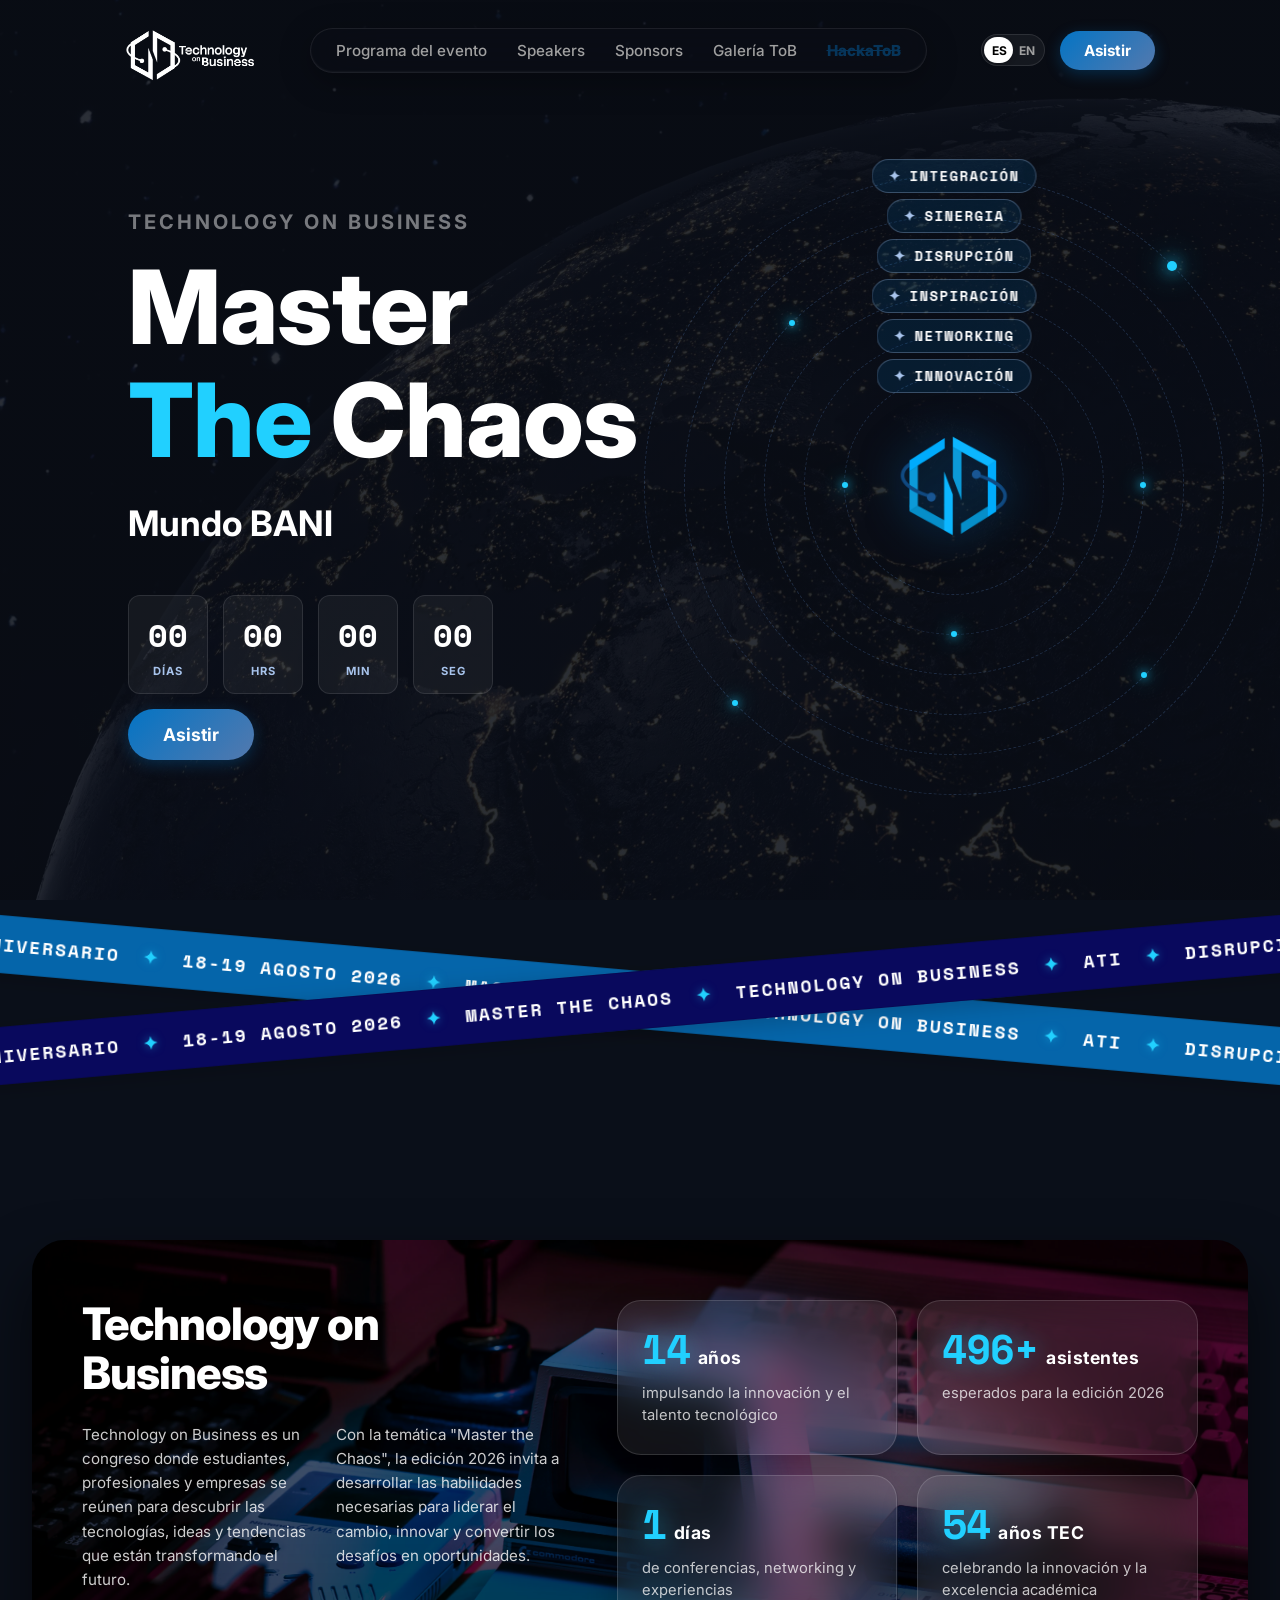
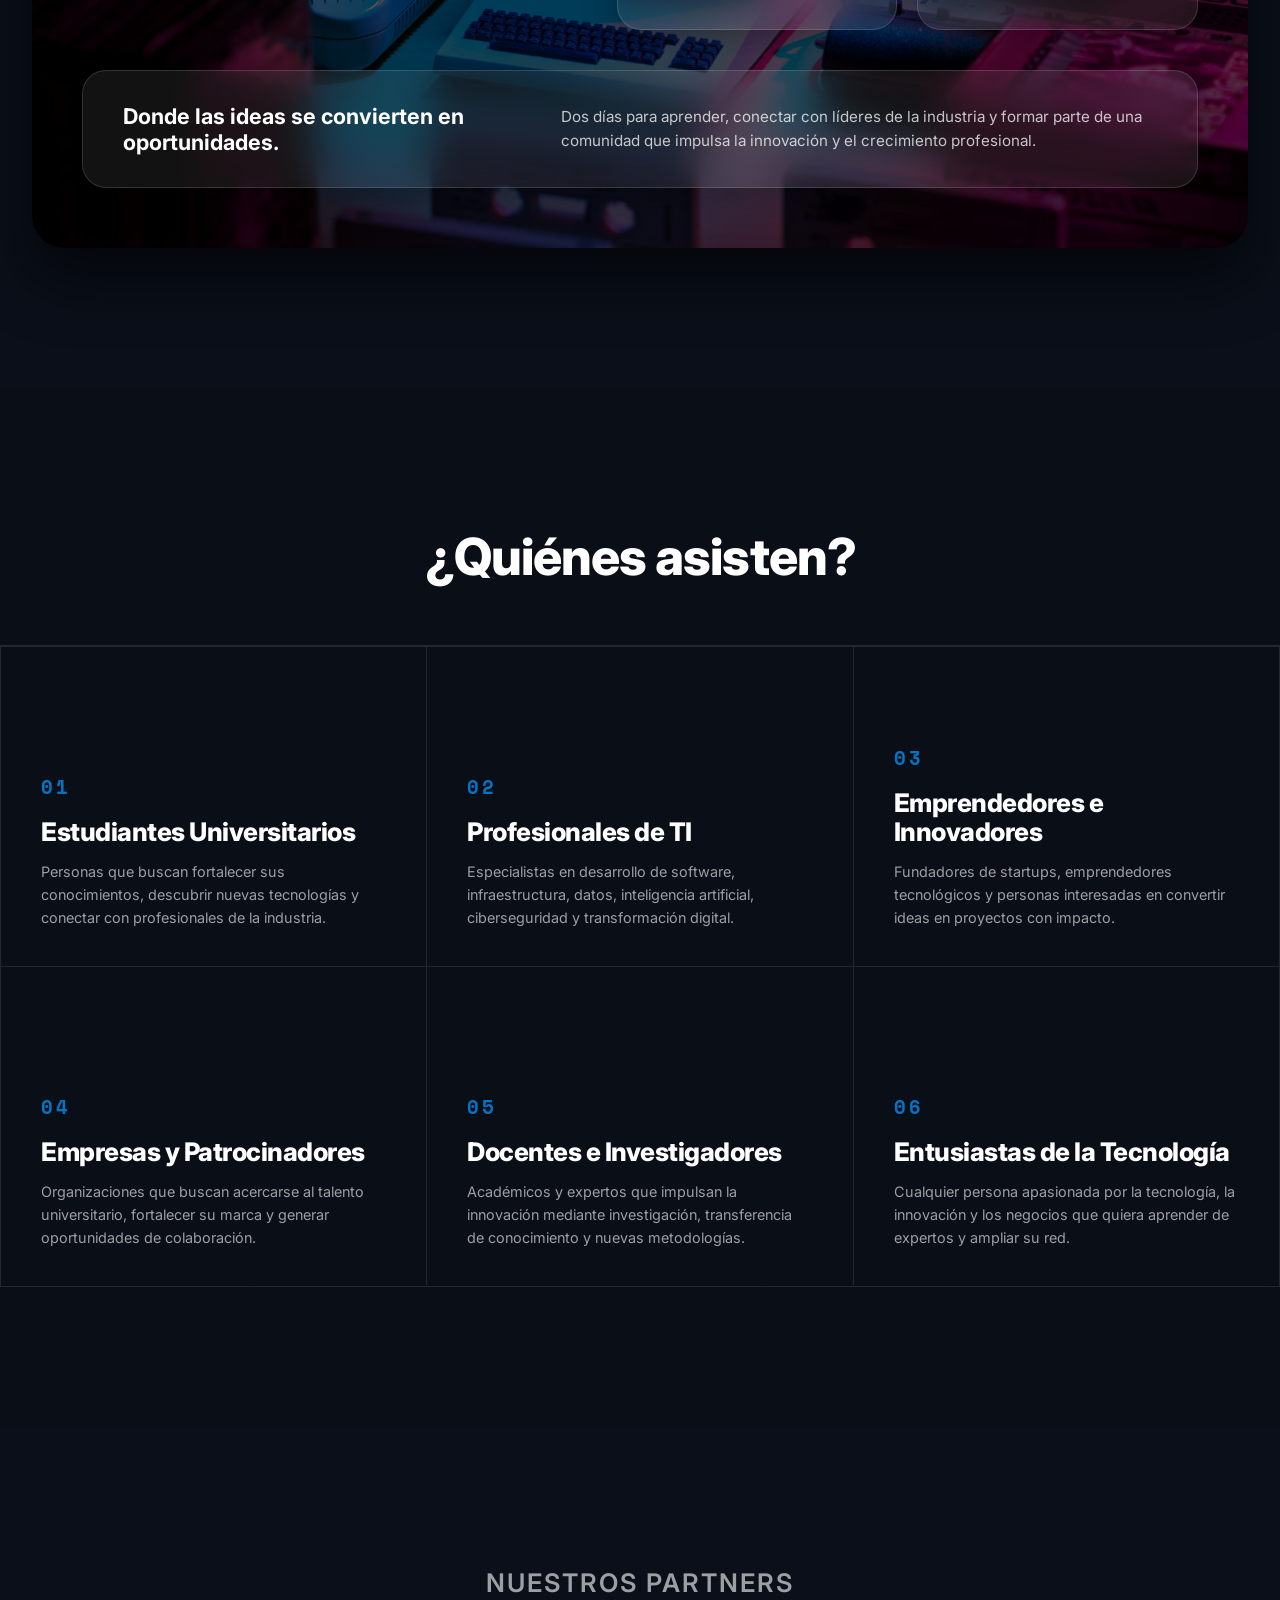
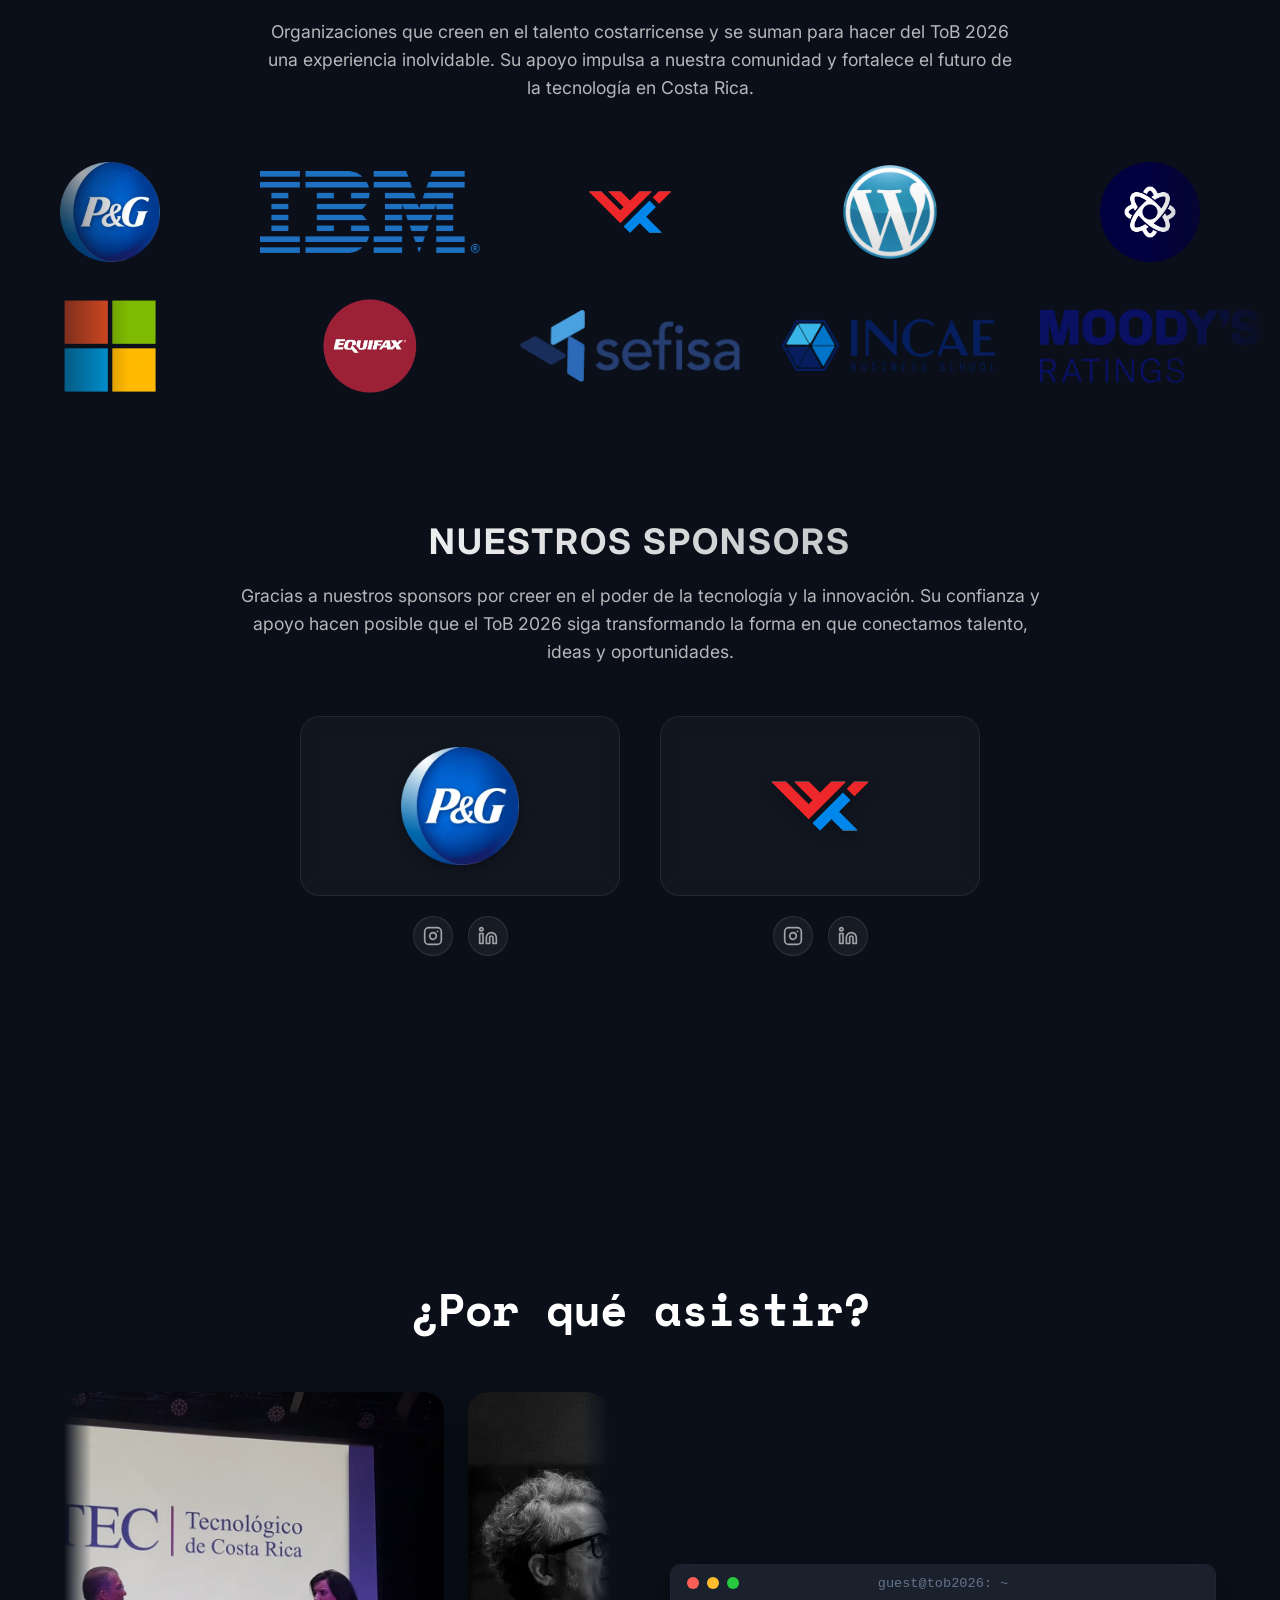
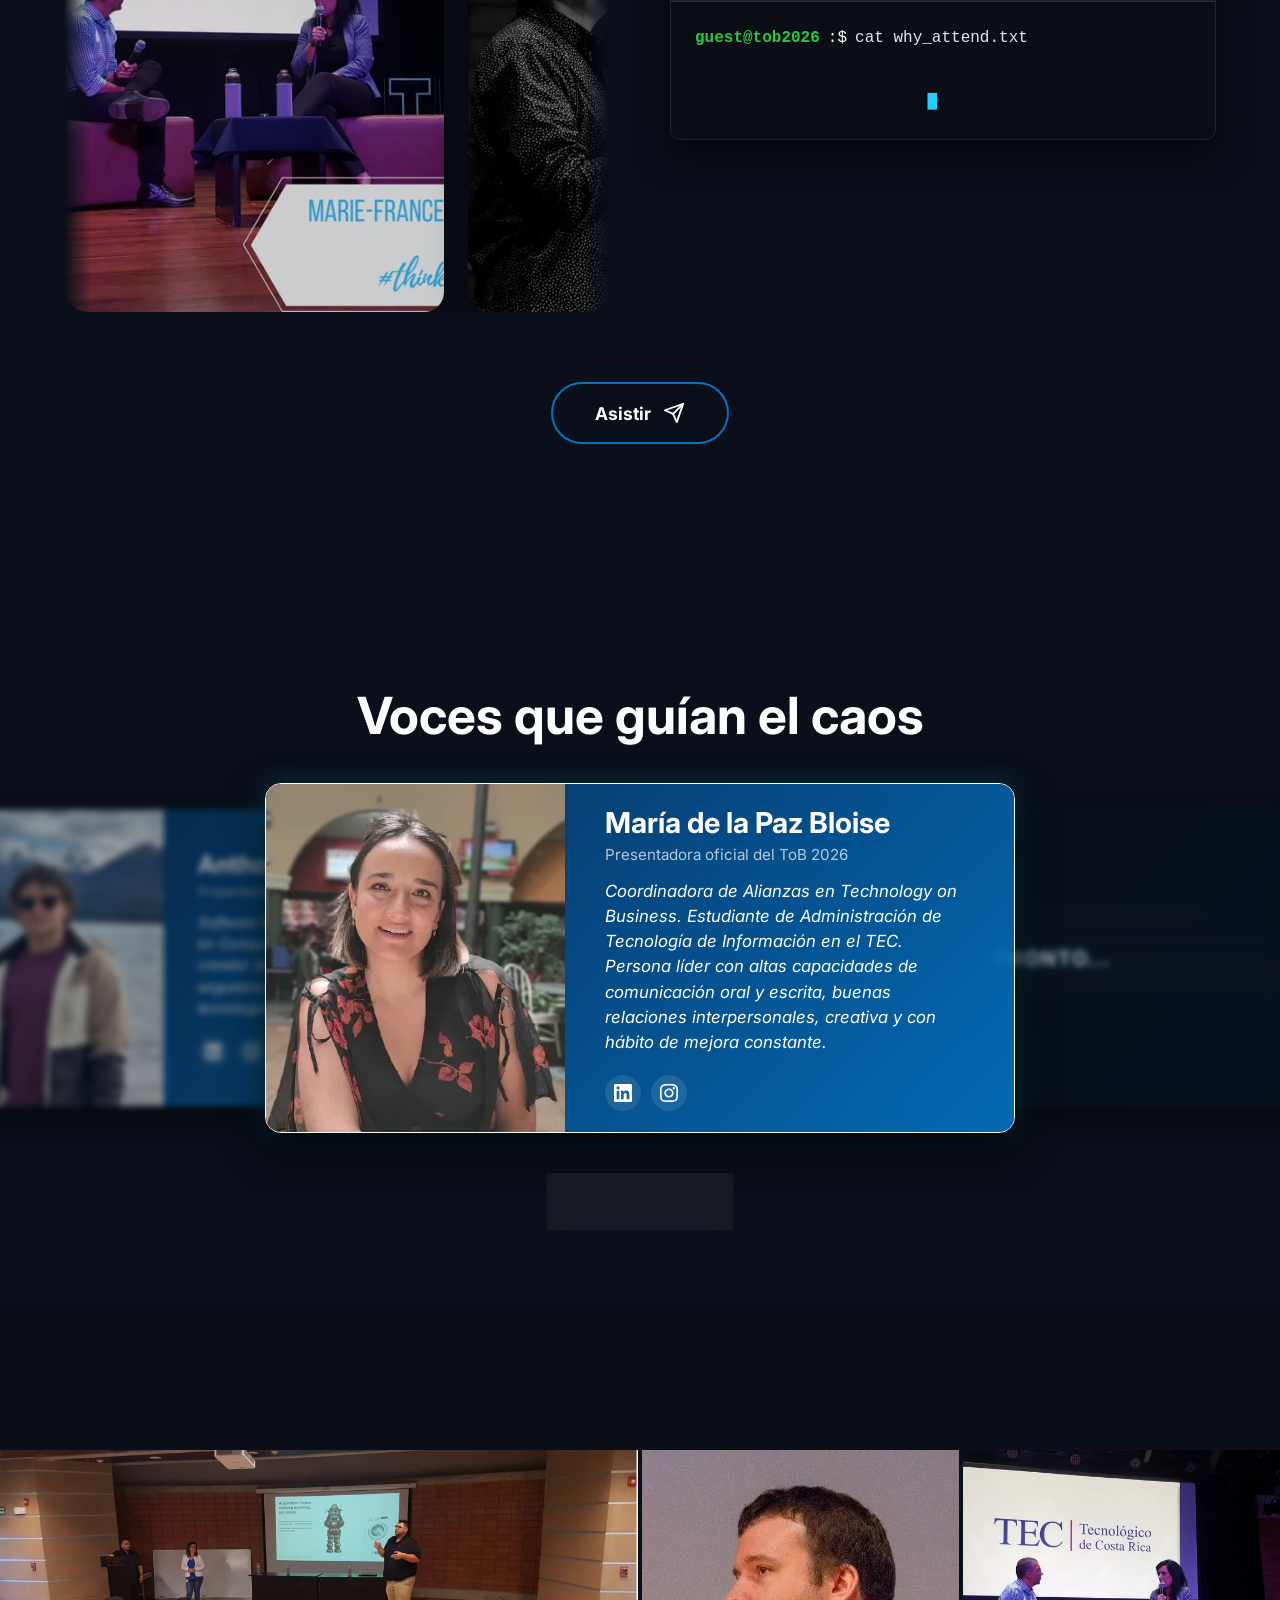
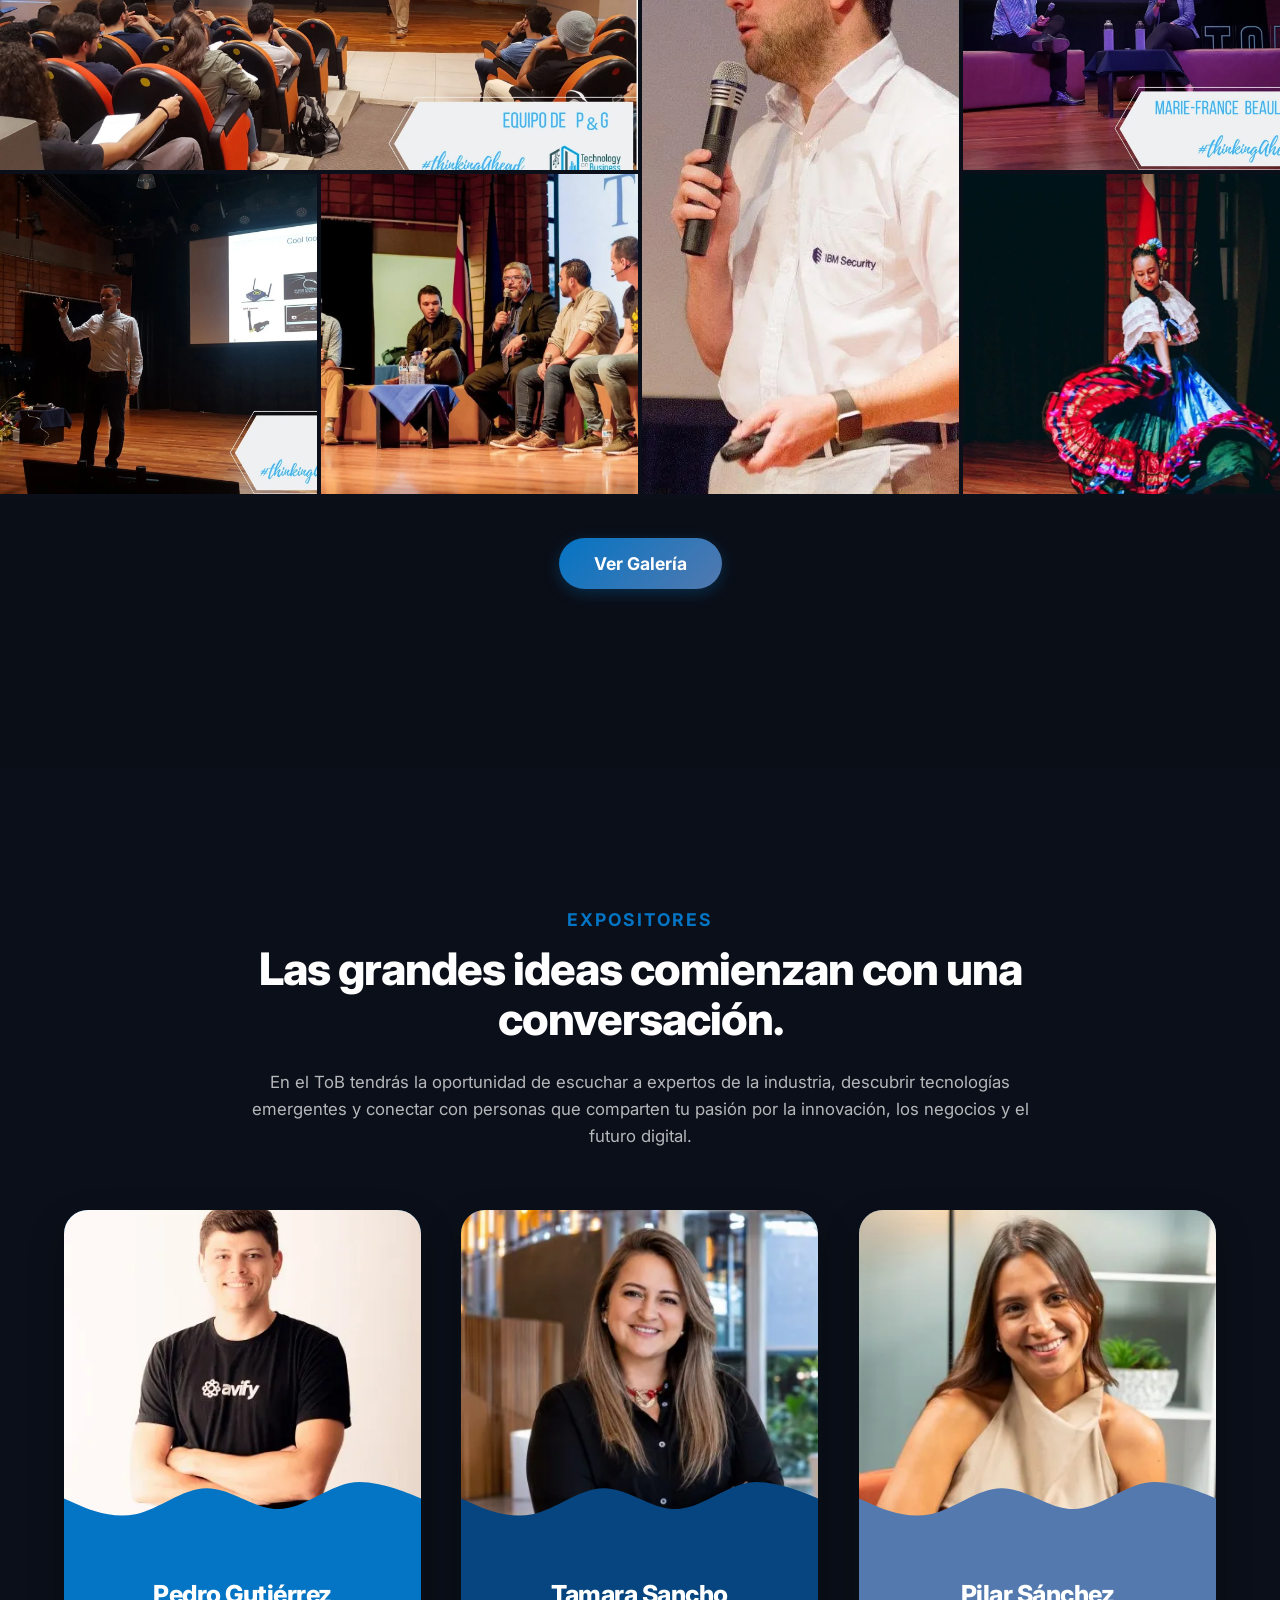
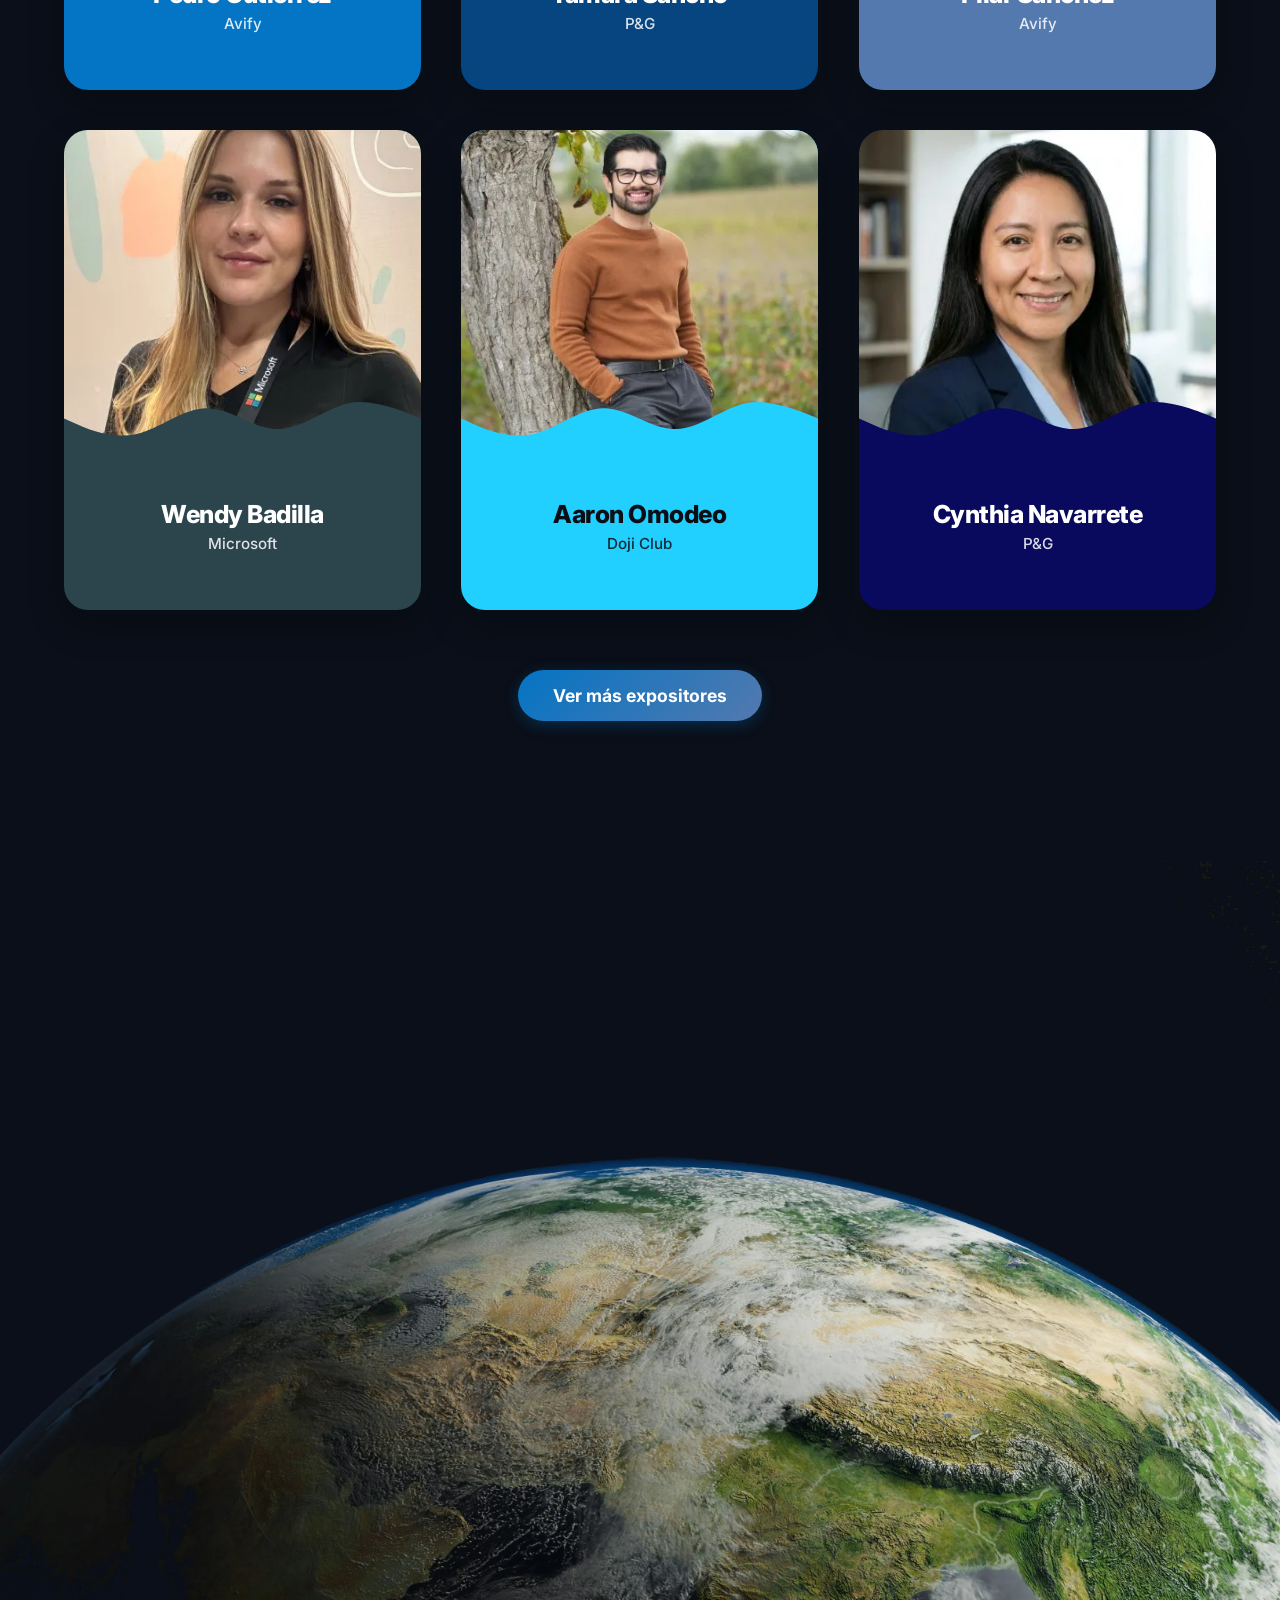
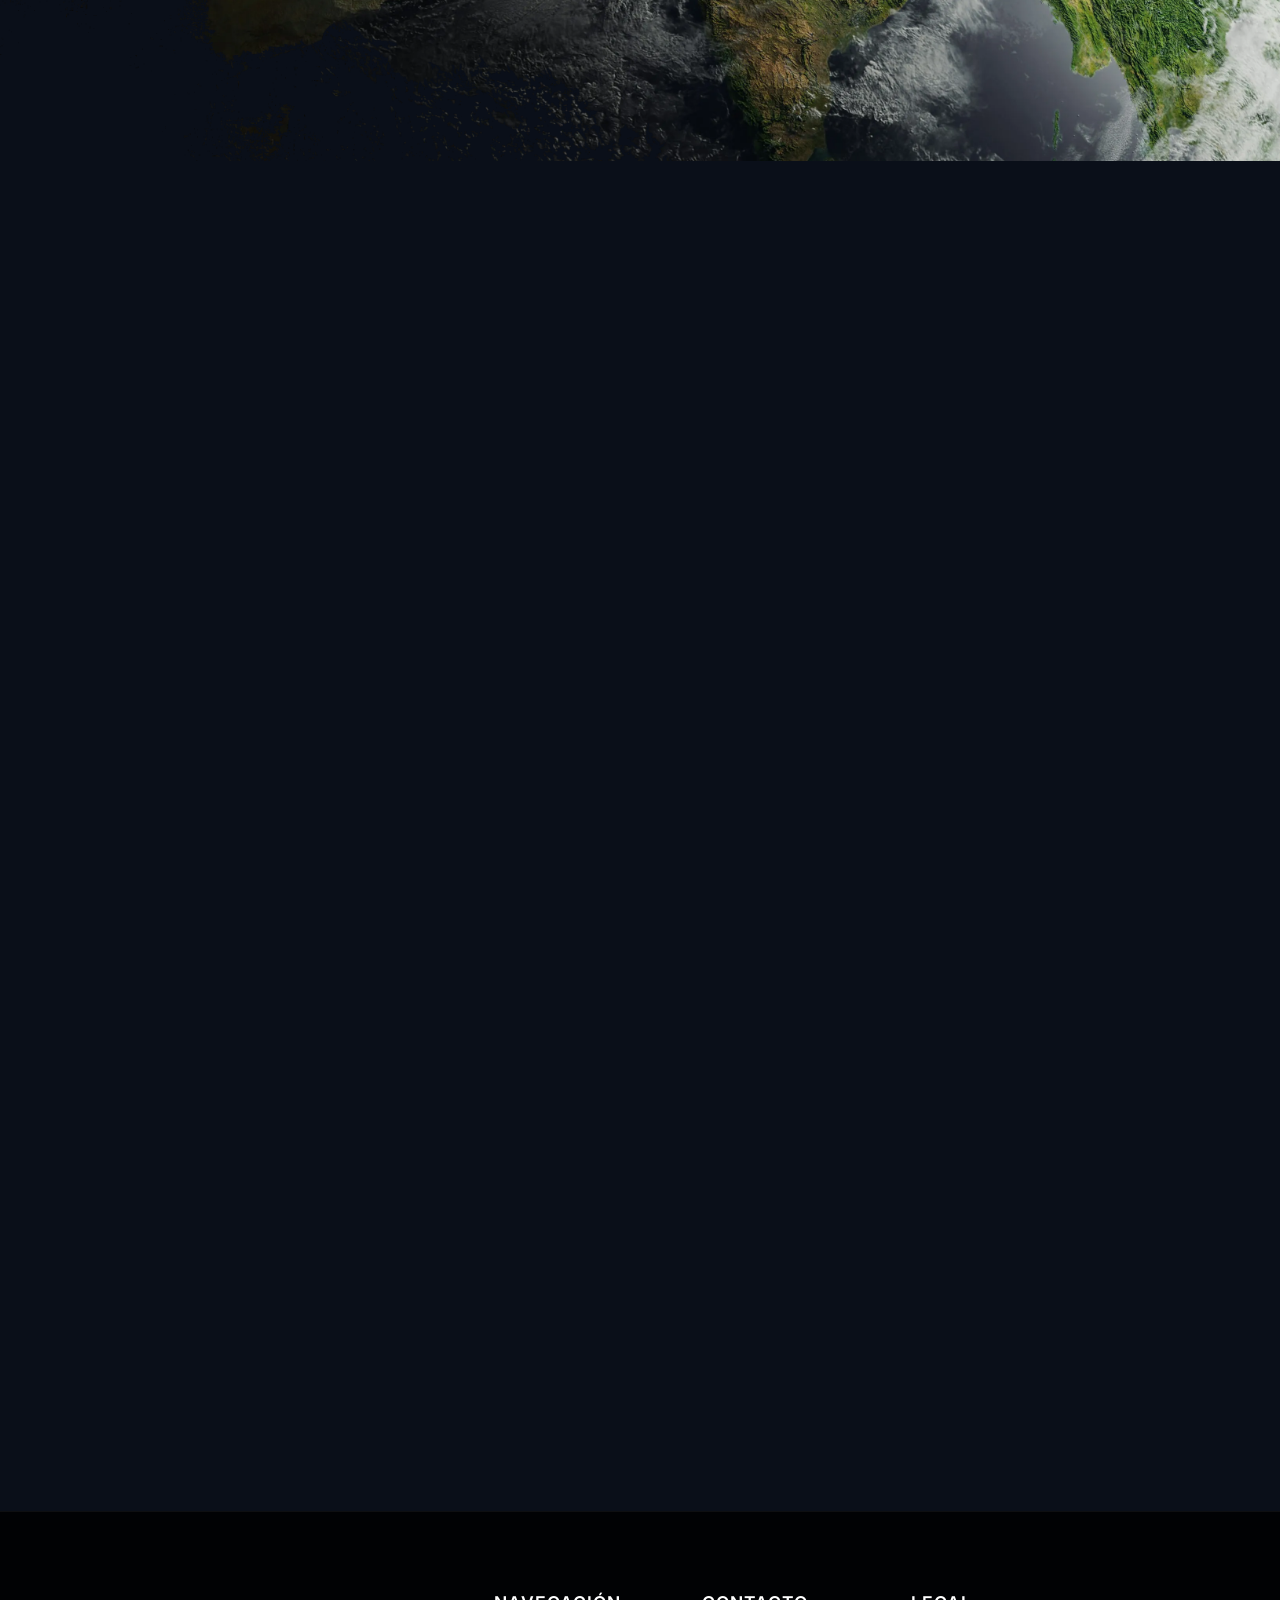
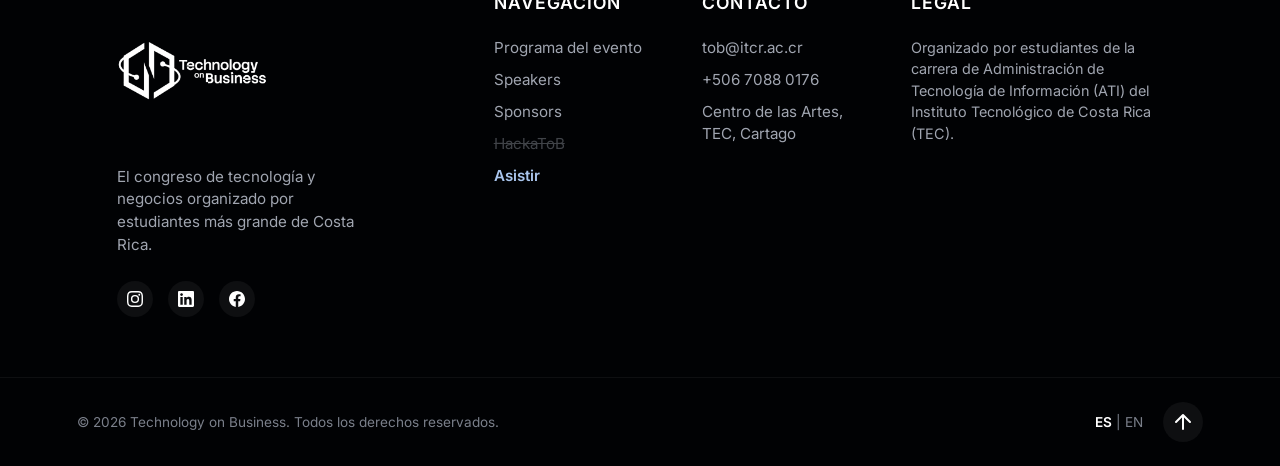
<file: index.html>
<!DOCTYPE html>
<html lang="es">

<head>
    <meta charset="UTF-8">
    <meta http-equiv="refresh" content="0; url=main/index.html">
    <title>Technology On Business</title>
    <script type="text/javascript">
        window.location.href = "main/index.html";
    </script>
</head>

<body>
    <p>Redirigiendo a <a href="main/index.html">Technology On Business</a>...</p>
</body>

</html>
</file>
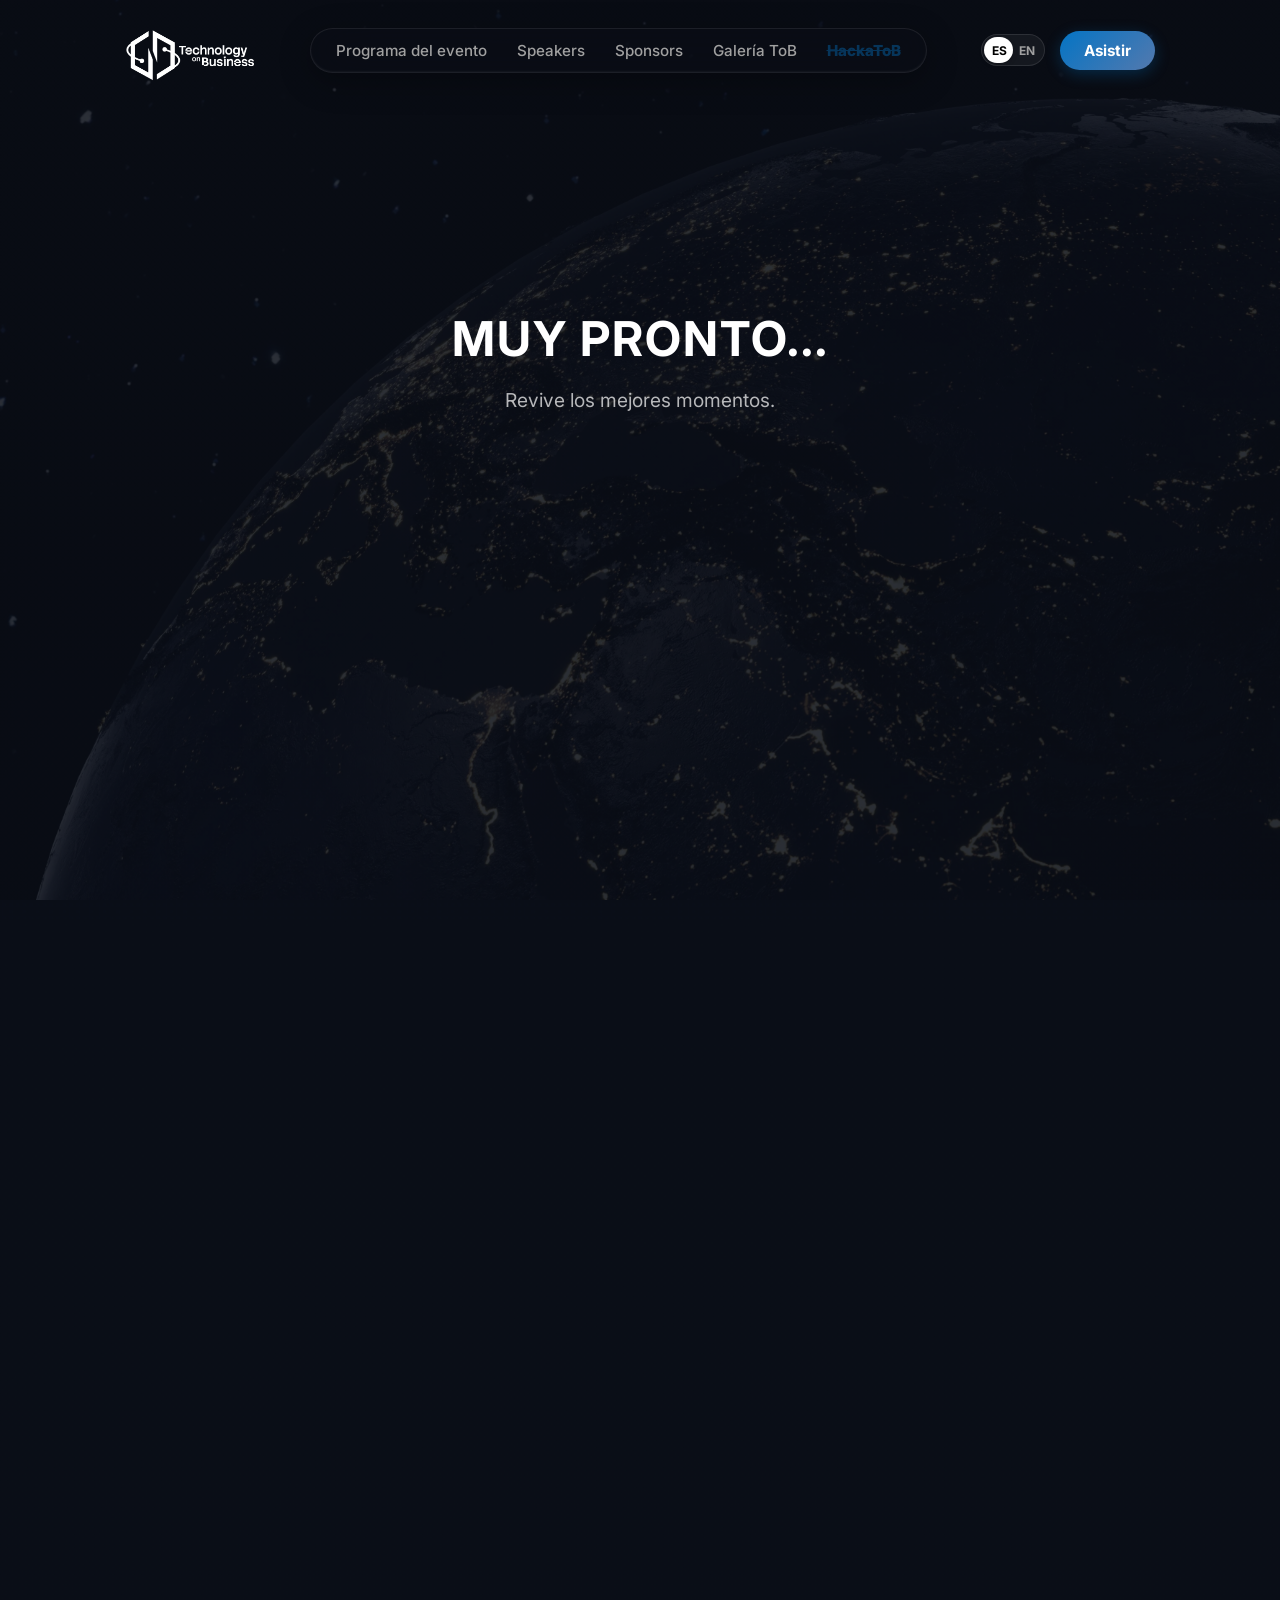
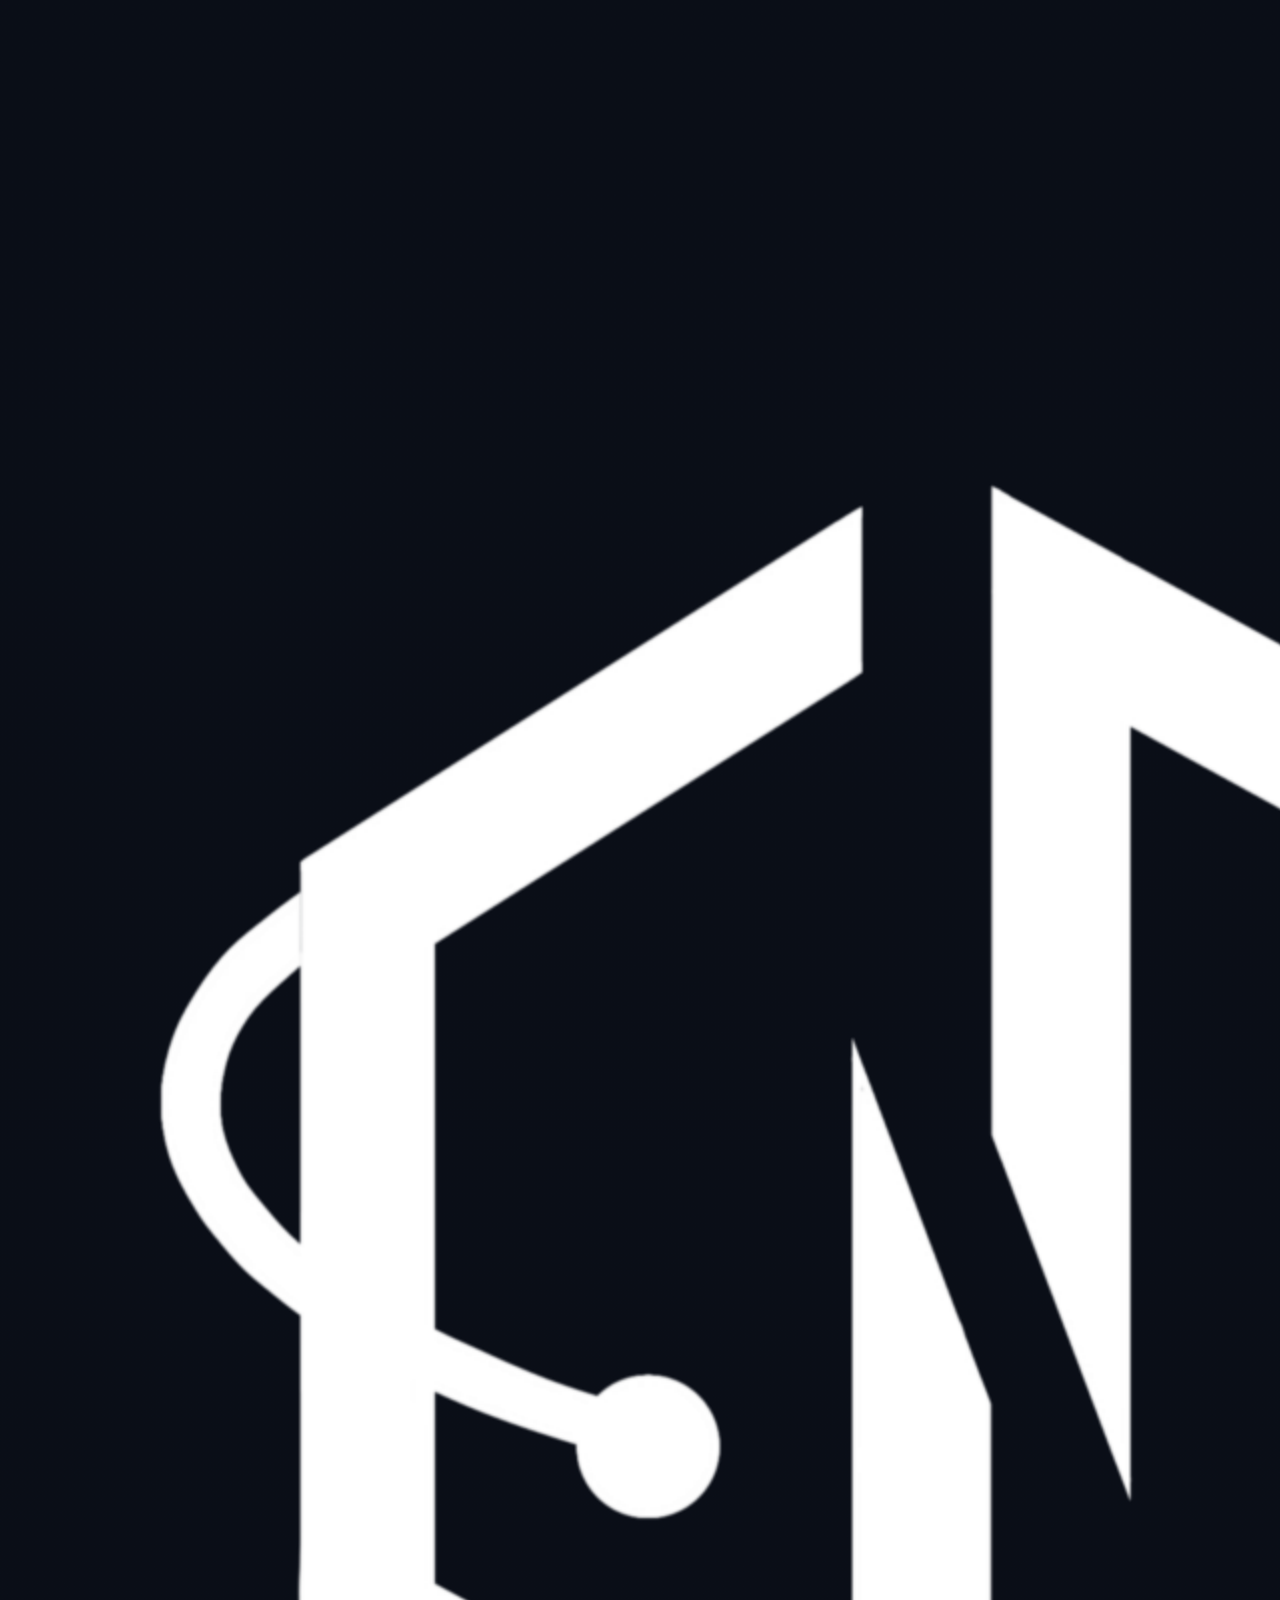
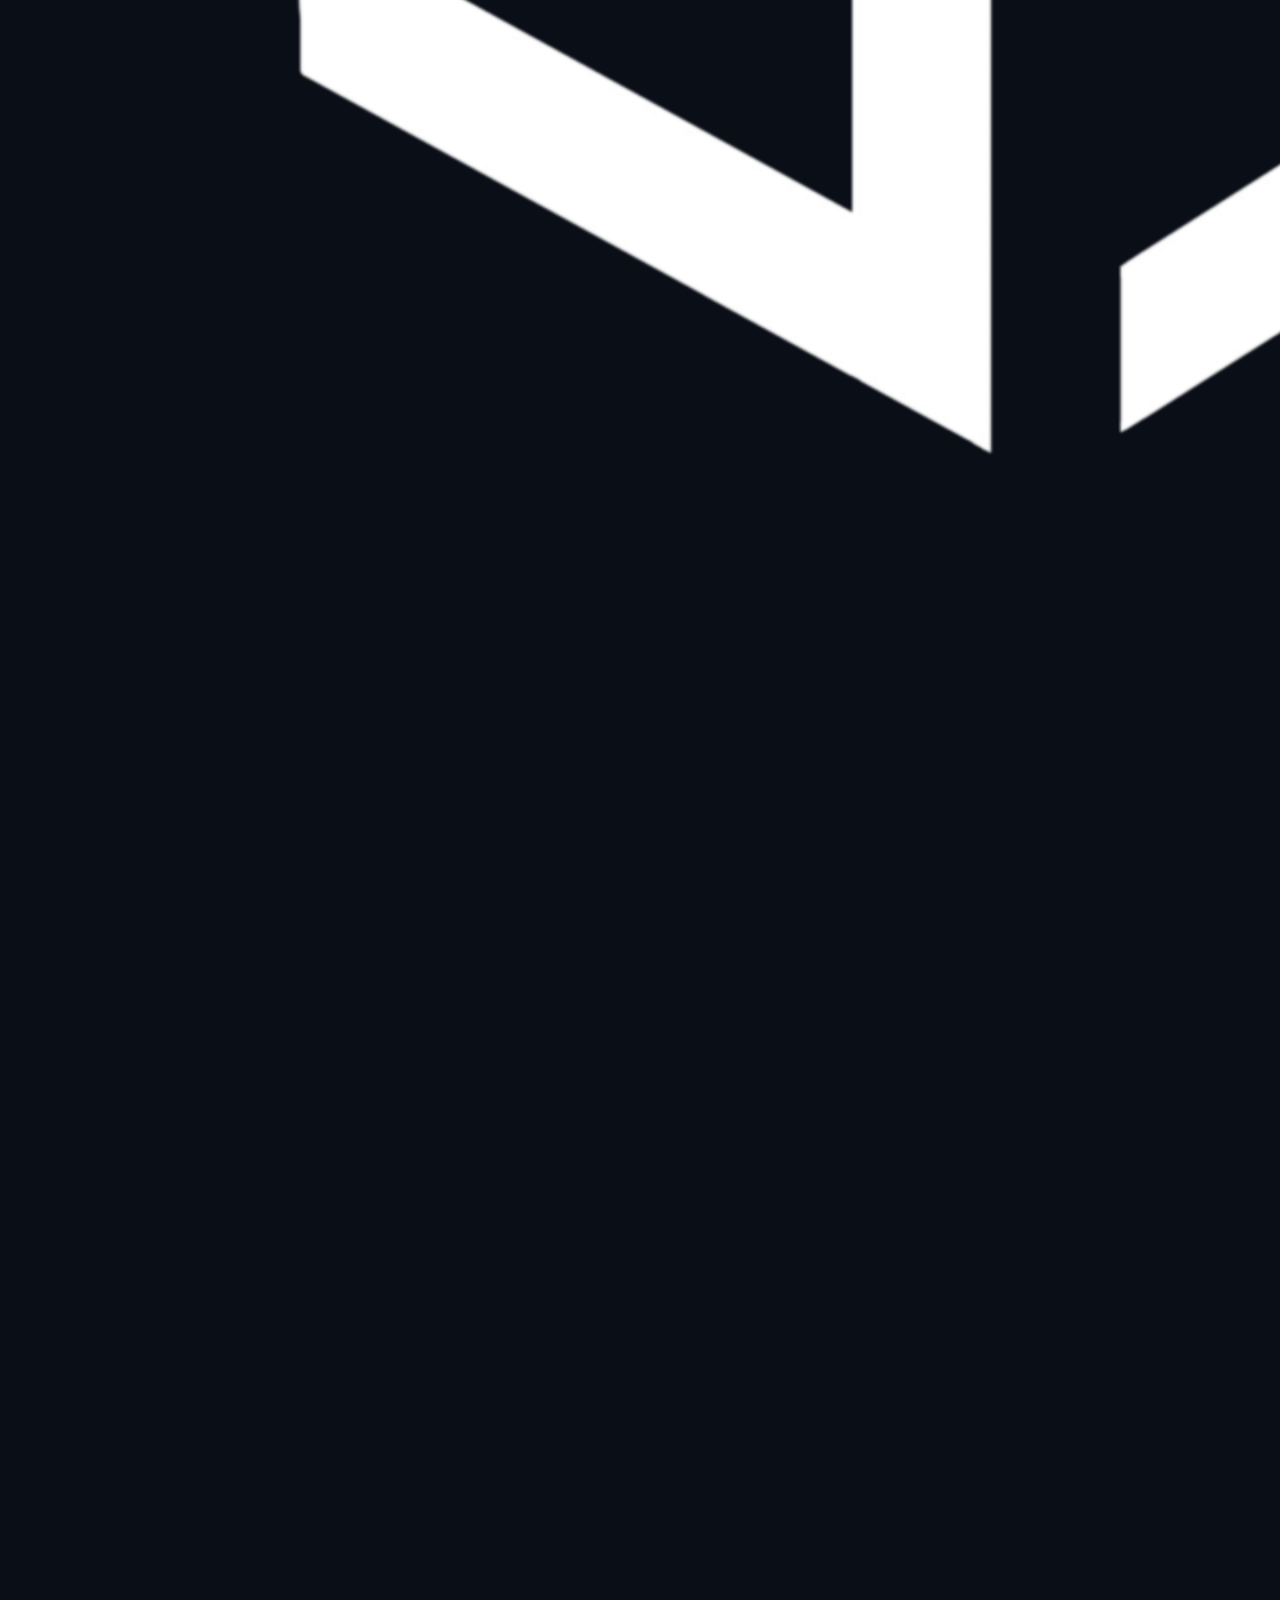
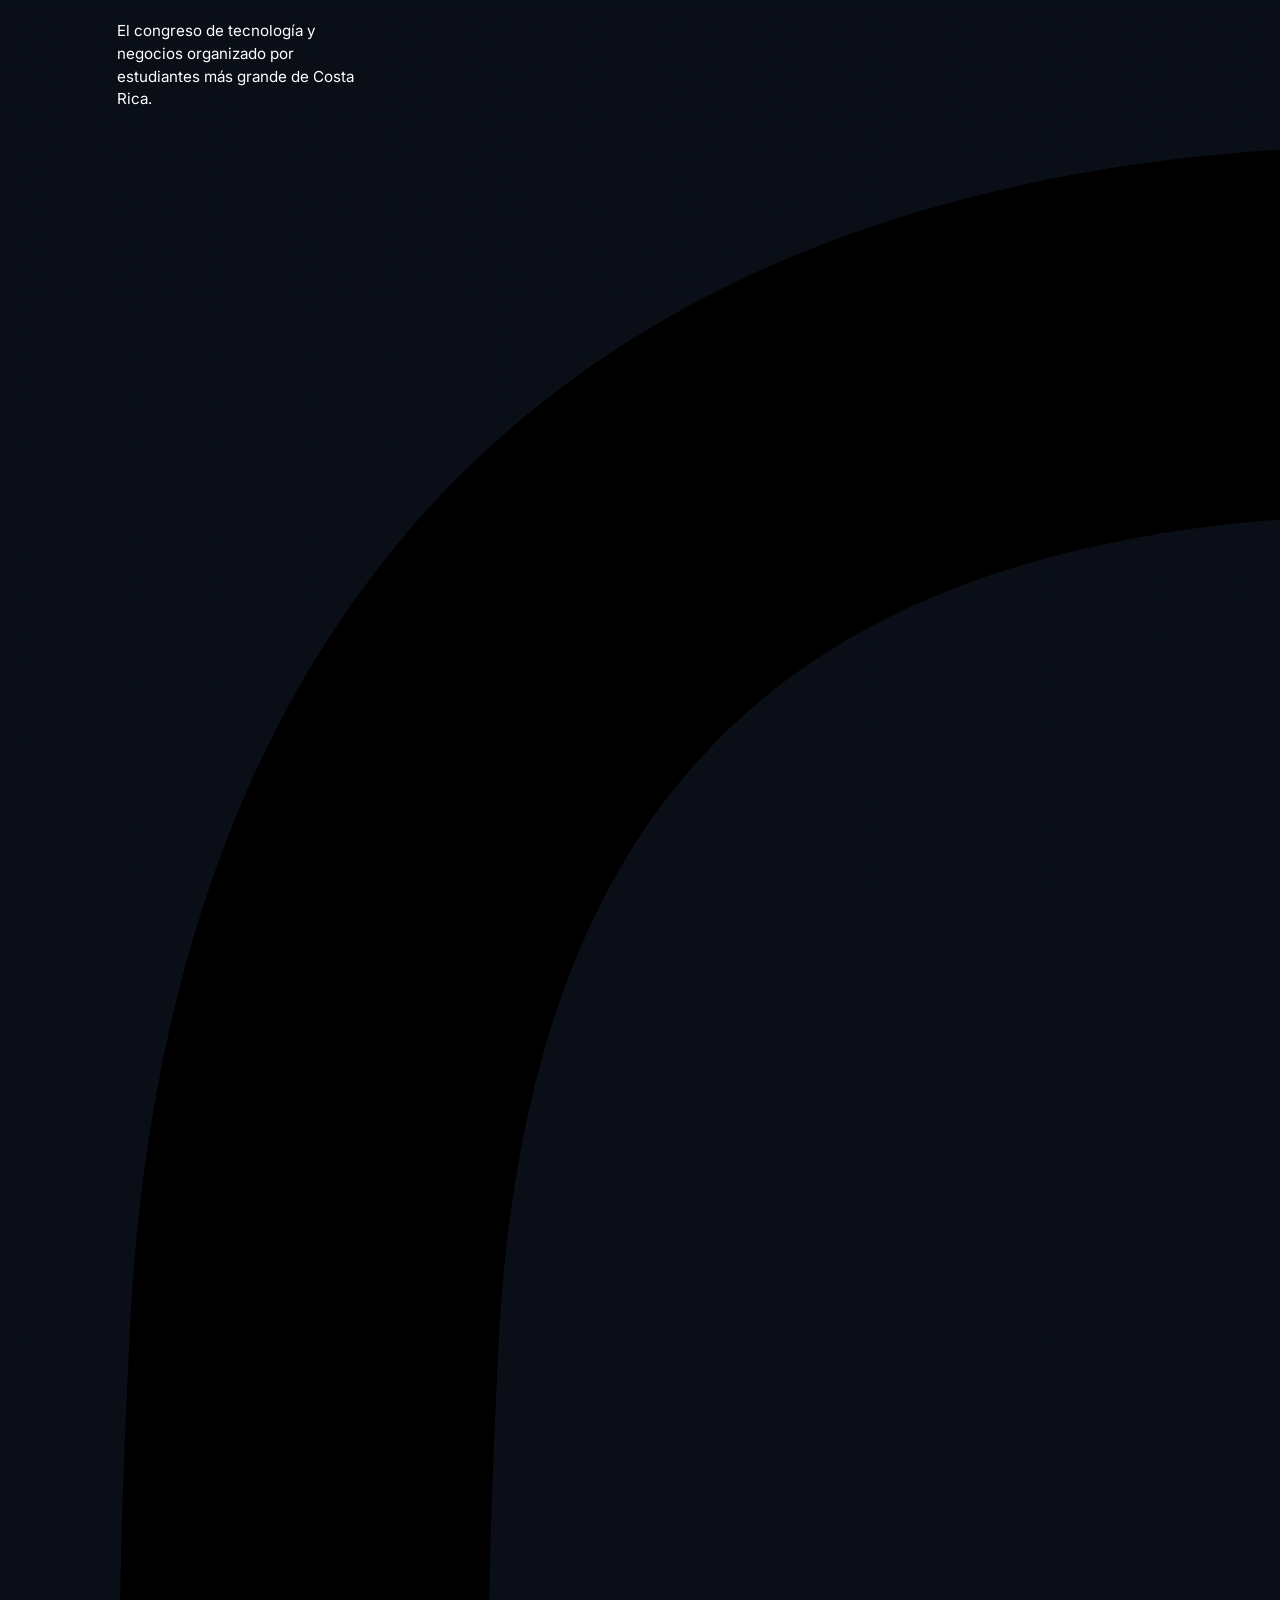
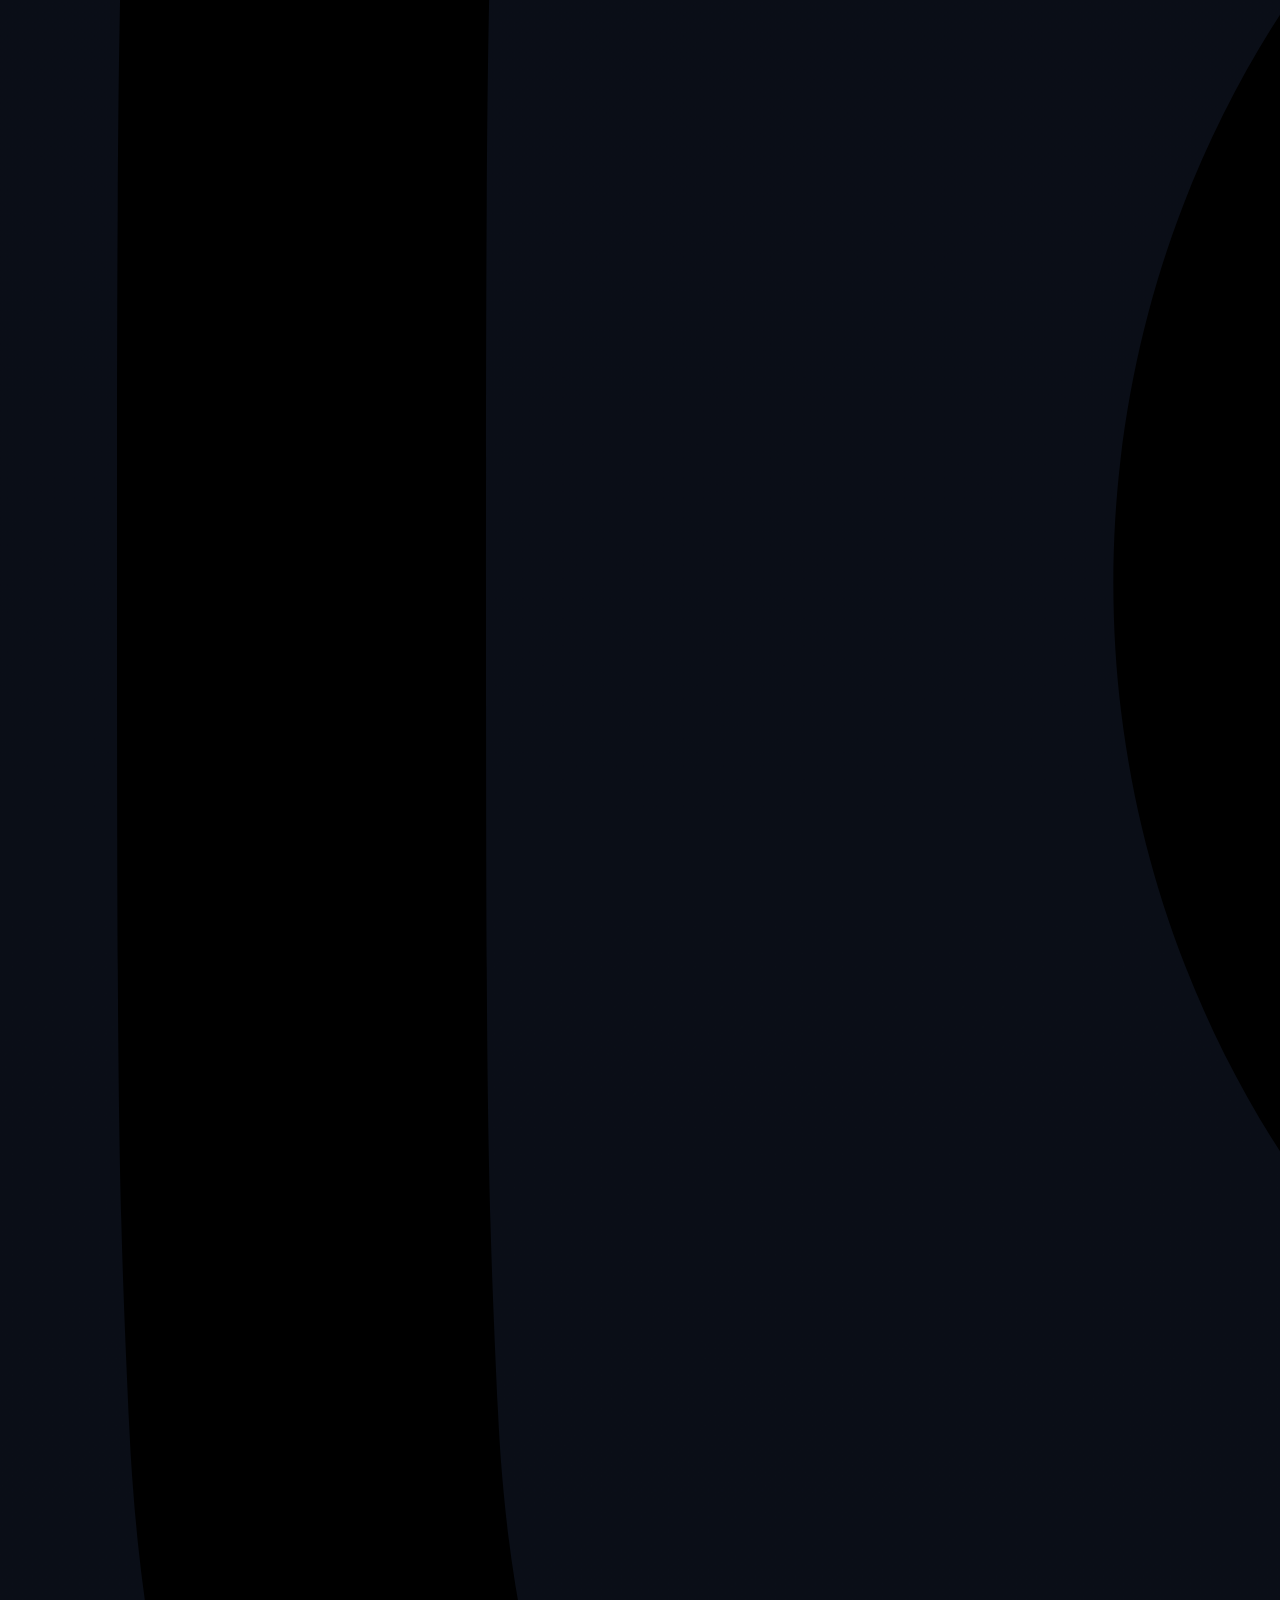
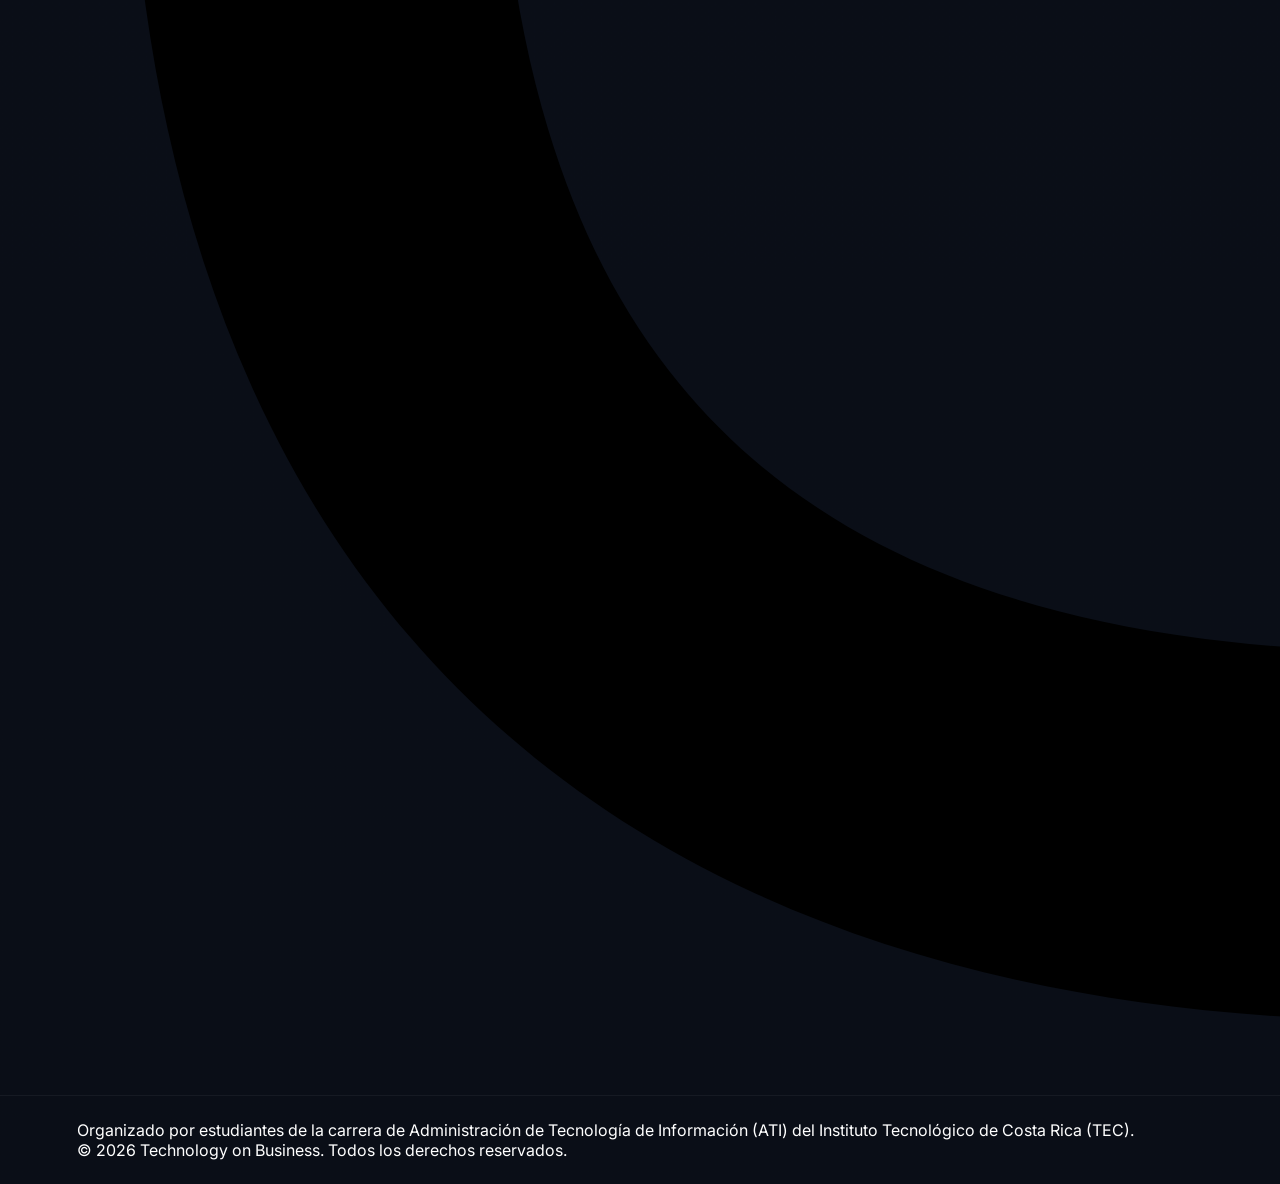
<file: galeria/index.html>
<!DOCTYPE html>
<html lang="es">
<head>
    <meta charset="UTF-8">
    <meta name="viewport" content="width=device-width, initial-scale=1.0">
    <title>Galería ToB - Technology On Business</title>
    <link rel="icon" type="image/webp" href="../imagenes/Miniatura/Miniatura.webp">
    <link rel="stylesheet" href="../main/style.css">
    <style>
        .gallery-soon-container {
            display: flex;
            align-items: center;
            justify-content: center;
            min-height: 80vh;
            text-align: center;
            flex-direction: column;
            gap: 20px;
        }
        .gallery-soon-title {
            font-size: 3rem;
            color: var(--color-cyan);
            text-transform: uppercase;
            letter-spacing: 2px;
            font-weight: bold;
        }
        @media (max-width: 640px) {
            .gallery-soon-title {
                font-size: 2rem;
            }
        }
    </style>
</head>
<body>
    <!-- Navbar (same as main) -->
    <nav class="navbar" id="navbar">
        <!-- Izquierda -->
        <div class="navbar-left">
            <a href="../main/index.html" class="logo-link">
                <img src="../imagenes/LogoTob.webp" alt="Logo ToB" class="logo-img" width="4096" height="4096">
            </a>
        </div>

        <!-- Centro -->
        <div class="navbar-center">
            <div class="nav-item">
                <a href="../programa/index.html" class="nav-link" data-i18n="nav_programa">Programa del evento</a>
                <div class="dropdown-duna">
                    <div class="dropdown-content">
                        <h4 data-i18n="nav_prog_title">Agenda completa</h4>
                        <p data-i18n="nav_prog_desc">Descubre todas las charlas y talleres del ToB.</p>
                    </div>
                </div>
            </div>
            <div class="nav-item">
                <a href="../speakers/index.html" class="nav-link" data-i18n="nav_speakers">Speakers</a>
                <div class="dropdown-duna">
                    <div class="dropdown-content">
                        <h4 data-i18n="nav_speak_title">Nuestros Ponentes</h4>
                        <p data-i18n="nav_speak_desc">Conoce a los expertos que liderarán el evento.</p>
                    </div>
                </div>
            </div>
            <div class="nav-item">
                <a href="../main/index.html#sponsors" class="nav-link" data-i18n="nav_sponsors">Sponsors</a>
                <div class="dropdown-duna">
                    <div class="dropdown-content">
                        <h4 data-i18n="nav_spon_title">Nuestros Aliados</h4>
                        <p data-i18n="nav_spon_desc">Empresas que hacen posible este evento.</p>
                    </div>
                </div>
            </div>
            <div class="nav-item">
                <a href="../galeria/index.html" class="nav-link active" data-i18n="nav_gallery">Galería ToB</a>
                <div class="dropdown-duna">
                    <div class="dropdown-content">
                        <h4 data-i18n="nav_gallery_title">Muy pronto...</h4>
                        <p data-i18n="nav_gallery_desc">Revive los mejores momentos.</p>
                    </div>
                </div>
            </div>
            <div class="nav-item">
                <a href="../main/index.html#hackatob" class="nav-link highlight-link disabled-link" data-i18n="nav_hackatob">HackaToB</a>
                <div class="dropdown-duna">
                    <div class="dropdown-content">
                        <h4 data-i18n="nav_hack_title">Hackathon ToB</h4>
                        <p data-i18n="nav_hack_desc">Muy pronto nuevas noticias.</p>
                    </div>
                </div>
            </div>
        </div>

        <!-- Derecha -->
        <div class="navbar-right">
            <div class="lang-selector" id="langToggle" data-lang="ES">
                <span class="lang-text active">ES</span>
                <span class="lang-text">EN</span>
                <div class="lang-slider"></div>
            </div>
            <a href="https://luma.com/ak4bt58b" target="_blank" class="btn btn-primary"
                data-i18n="nav_asistir">Asistir</a>

            <!-- Hamburger Menu Toggle (Mobile) -->
            <button class="menu-toggle" id="menuToggle" aria-label="Menú">
                <span class="hamburger"></span>
            </button>
        </div>
    </nav>
    
    <div class="mobile-nav" id="mobileNav">
        <a href="../programa/index.html" class="mobile-link" data-i18n="nav_programa">Programa del evento</a>
        <a href="../speakers/index.html" class="mobile-link" data-i18n="nav_speakers">Speakers</a>
        <a href="../main/index.html#sponsors" class="mobile-link" data-i18n="nav_sponsors">Sponsors</a>
        <a href="../galeria/index.html" class="mobile-link" data-i18n="nav_gallery">Galería ToB</a>
        <a href="../main/index.html#hackatob" class="mobile-link highlight-link disabled-link" data-i18n="nav_hackatob">HackaToB</a>
        <div class="mobile-actions">
            <div class="lang-selector" id="langToggleMobile" data-lang="ES">
                <span class="lang-text active">ES</span>
                <span class="lang-text">EN</span>
                <div class="lang-slider"></div>
            </div>
            <a href="https://luma.com/ak4bt58b" target="_blank" class="btn btn-primary"
                data-i18n="nav_asistir">Asistir</a>
        </div>
    </div>

    <!-- Main Content -->
    <main class="gallery-soon-container">
        <h1 class="gallery-soon-title" data-i18n="nav_gallery_title">Muy pronto...</h1>
        <p data-i18n="nav_gallery_desc" style="color: rgba(255,255,255,0.7); font-size: 1.2rem;">Revive los mejores momentos.</p>
    </main>

    <!-- Footer -->
    <footer class="footer">
        <div class="footer-container">
            <div class="footer-col footer-brand">
                <img src="../imagenes/LogoTob.webp" alt="ToB Logo" class="footer-logo" width="4096" height="4096">
                <p class="footer-desc" data-i18n="footer_desc">El congreso de tecnología y negocios organizado por estudiantes más grande de Costa Rica.</p>
                <div class="footer-socials">
                    <a href="https://www.instagram.com/tob.ati" target="_blank" class="social-icon" aria-label="Instagram"><svg viewBox="0 0 24 24"><path d="M12 2.163c3.204 0 3.584.012 4.85.07 3.252.148 4.771 1.691 4.919 4.919.058 1.265.069 1.645.069 4.849 0 3.205-.012 3.584-.069 4.849-.149 3.225-1.664 4.771-4.919 4.919-1.266.058-1.644.07-4.85.07-3.204 0-3.584-.012-4.849-.07-3.26-.149-4.771-1.699-4.919-4.92-.058-1.265-.07-1.644-.07-4.849 0-3.204.013-3.583.07-4.849.149-3.227 1.664-4.771 4.919-4.919 1.266-.057 1.645-.069 4.849-.069zm0-2.163c-3.259 0-3.667.014-4.947.072-4.358.2-6.78 2.618-6.98 6.98-.059 1.281-.073 1.689-.073 4.948 0 3.259.014 3.668.072 4.948.2 4.358 2.618 6.78 6.98 6.98 1.281.058 1.689.072 4.948.072 3.259 0 3.668-.014 4.948-.072 4.354-.2 6.782-2.618 6.979-6.98.059-1.28.073-1.689.073-4.948 0-3.259-.014-3.667-.072-4.947-.196-4.354-2.617-6.78-6.979-6.98-1.281-.059-1.69-.073-4.949-.073zm0 5.838c-3.403 0-6.162 2.759-6.162 6.162s2.759 6.163 6.162 6.163 6.162-2.759 6.162-6.163c0-3.403-2.759-6.162-6.162-6.162zm0 10.162c-2.209 0-4-1.79-4-4 0-2.209 1.791-4 4-4s4 1.791 4 4c0 2.21-1.791 4-4 4zm6.406-11.845c-.796 0-1.441.645-1.441 1.44s.645 1.44 1.441 1.44c.795 0 1.439-.645 1.439-1.44s-.644-1.44-1.439-1.44z"/></svg></a>
                </div>
            </div>
            
            <div class="footer-col">
                <h4 data-i18n="footer_nav">Navegación</h4>
                <a href="../main/index.html" data-i18n="about_title">Technology on Business</a>
                <a href="../programa/index.html" data-i18n="nav_programa">Programa</a>
                <a href="../speakers/index.html" data-i18n="nav_speakers">Speakers</a>
                <a href="../galeria/index.html" data-i18n="nav_gallery">Galería ToB</a>
            </div>

            <div class="footer-col">
                <h4 data-i18n="footer_legal">Legal</h4>
                <a href="#" data-i18n="footer_privacy">Política de Privacidad</a>
                <a href="#" data-i18n="footer_terms">Términos y Condiciones</a>
            </div>
            
            <div class="footer-col footer-lang">
                <div class="footer-lang-selector" id="langToggleFooter">
                    <!-- Dinámico -->
                </div>
            </div>
        </div>
        
        <div class="footer-bottom">
            <p data-i18n="footer_org">Organizado por estudiantes de la carrera de Administración de Tecnología de Información (ATI) del Instituto Tecnológico de Costa Rica (TEC).</p>
            <p data-i18n="footer_copy">© 2026 Technology on Business. Todos los derechos reservados.</p>
        </div>
    </footer>

    <script src="../main/lang.js"></script>
    <script src="../main/script.js"></script>
</body>
</html>
</file>
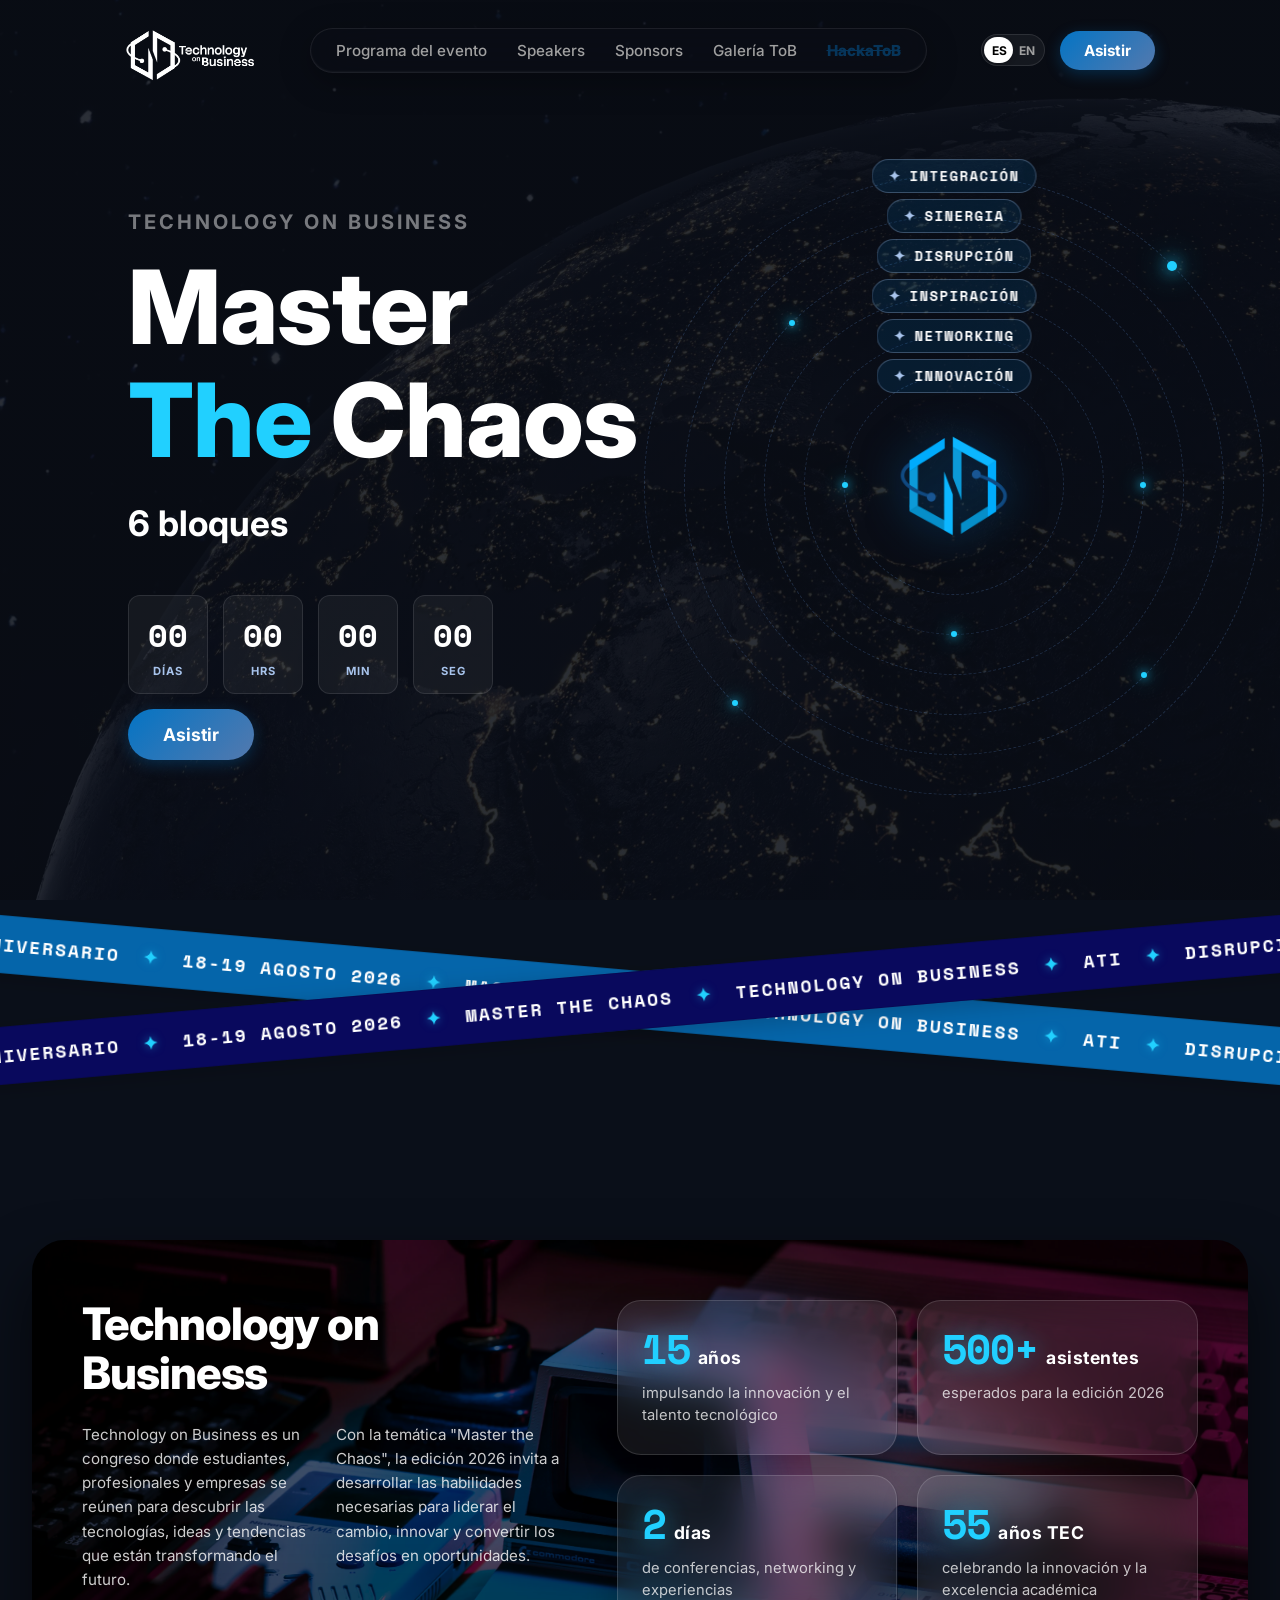
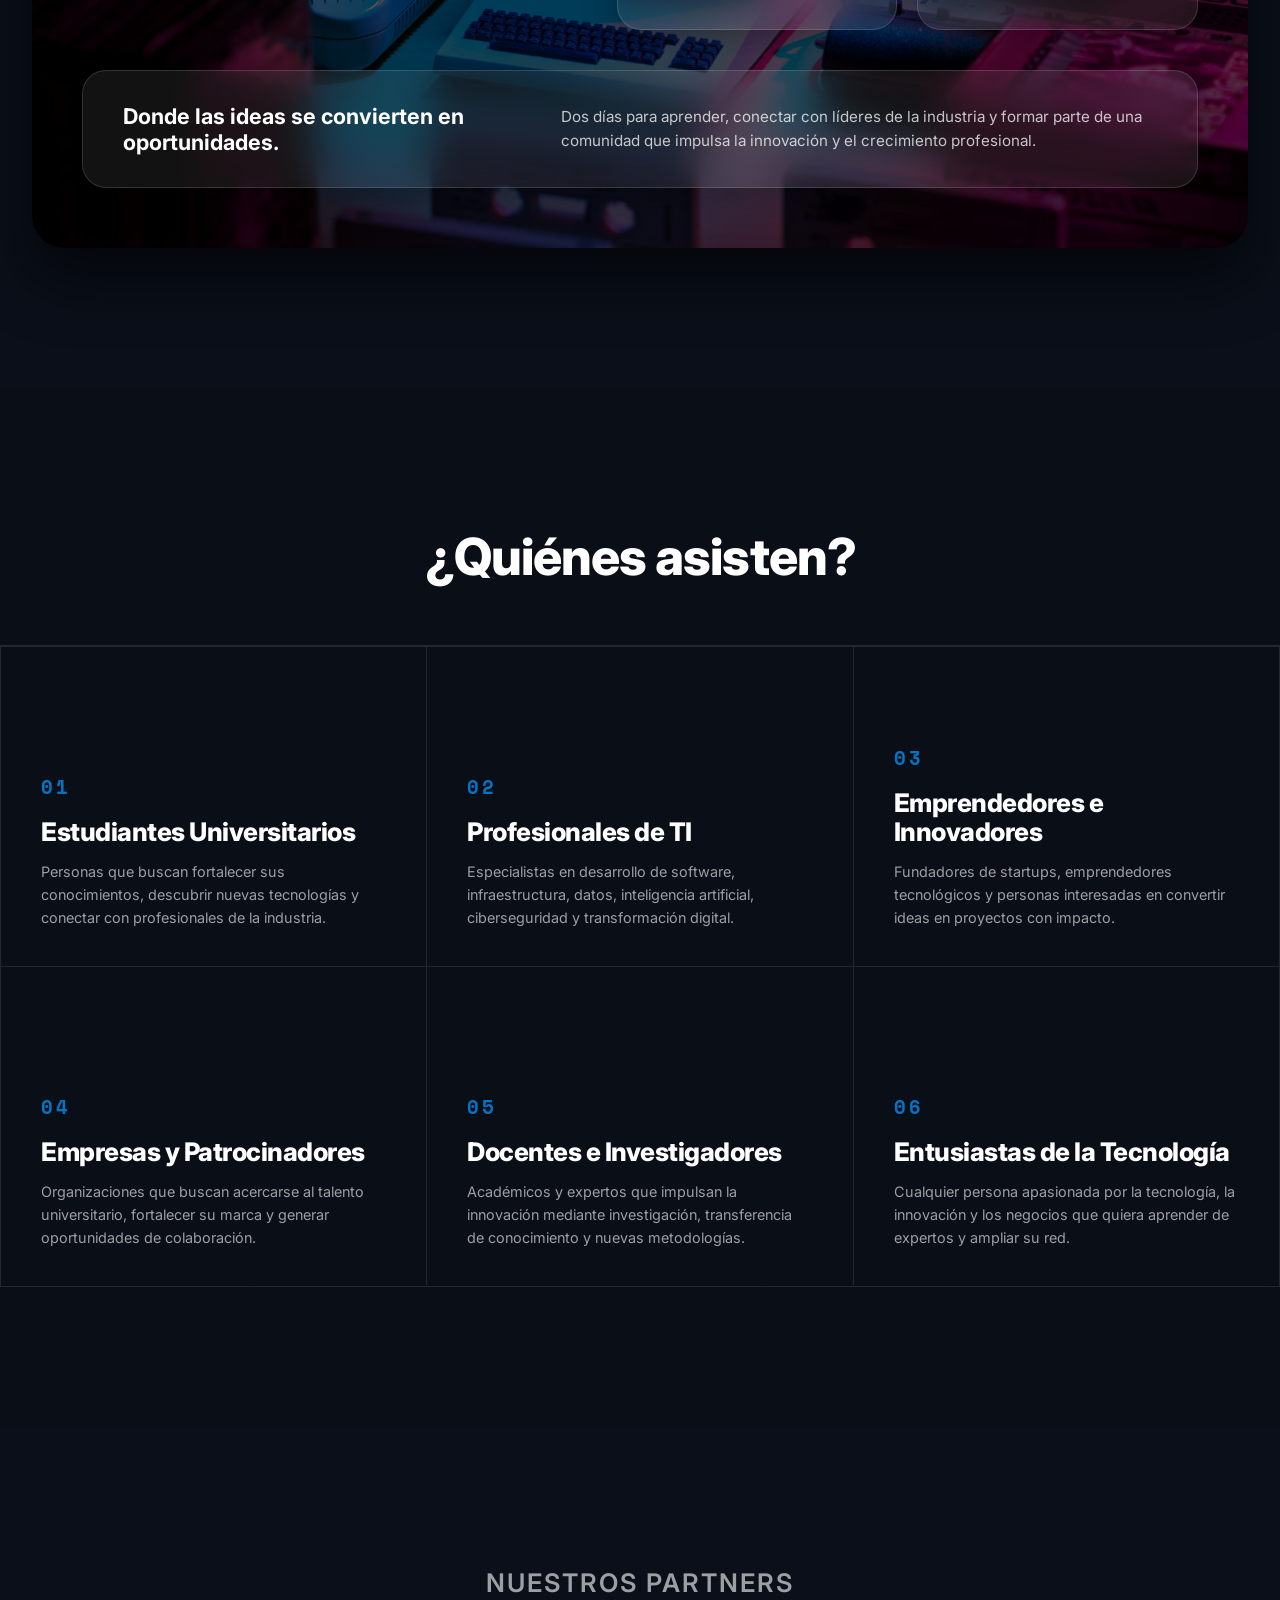
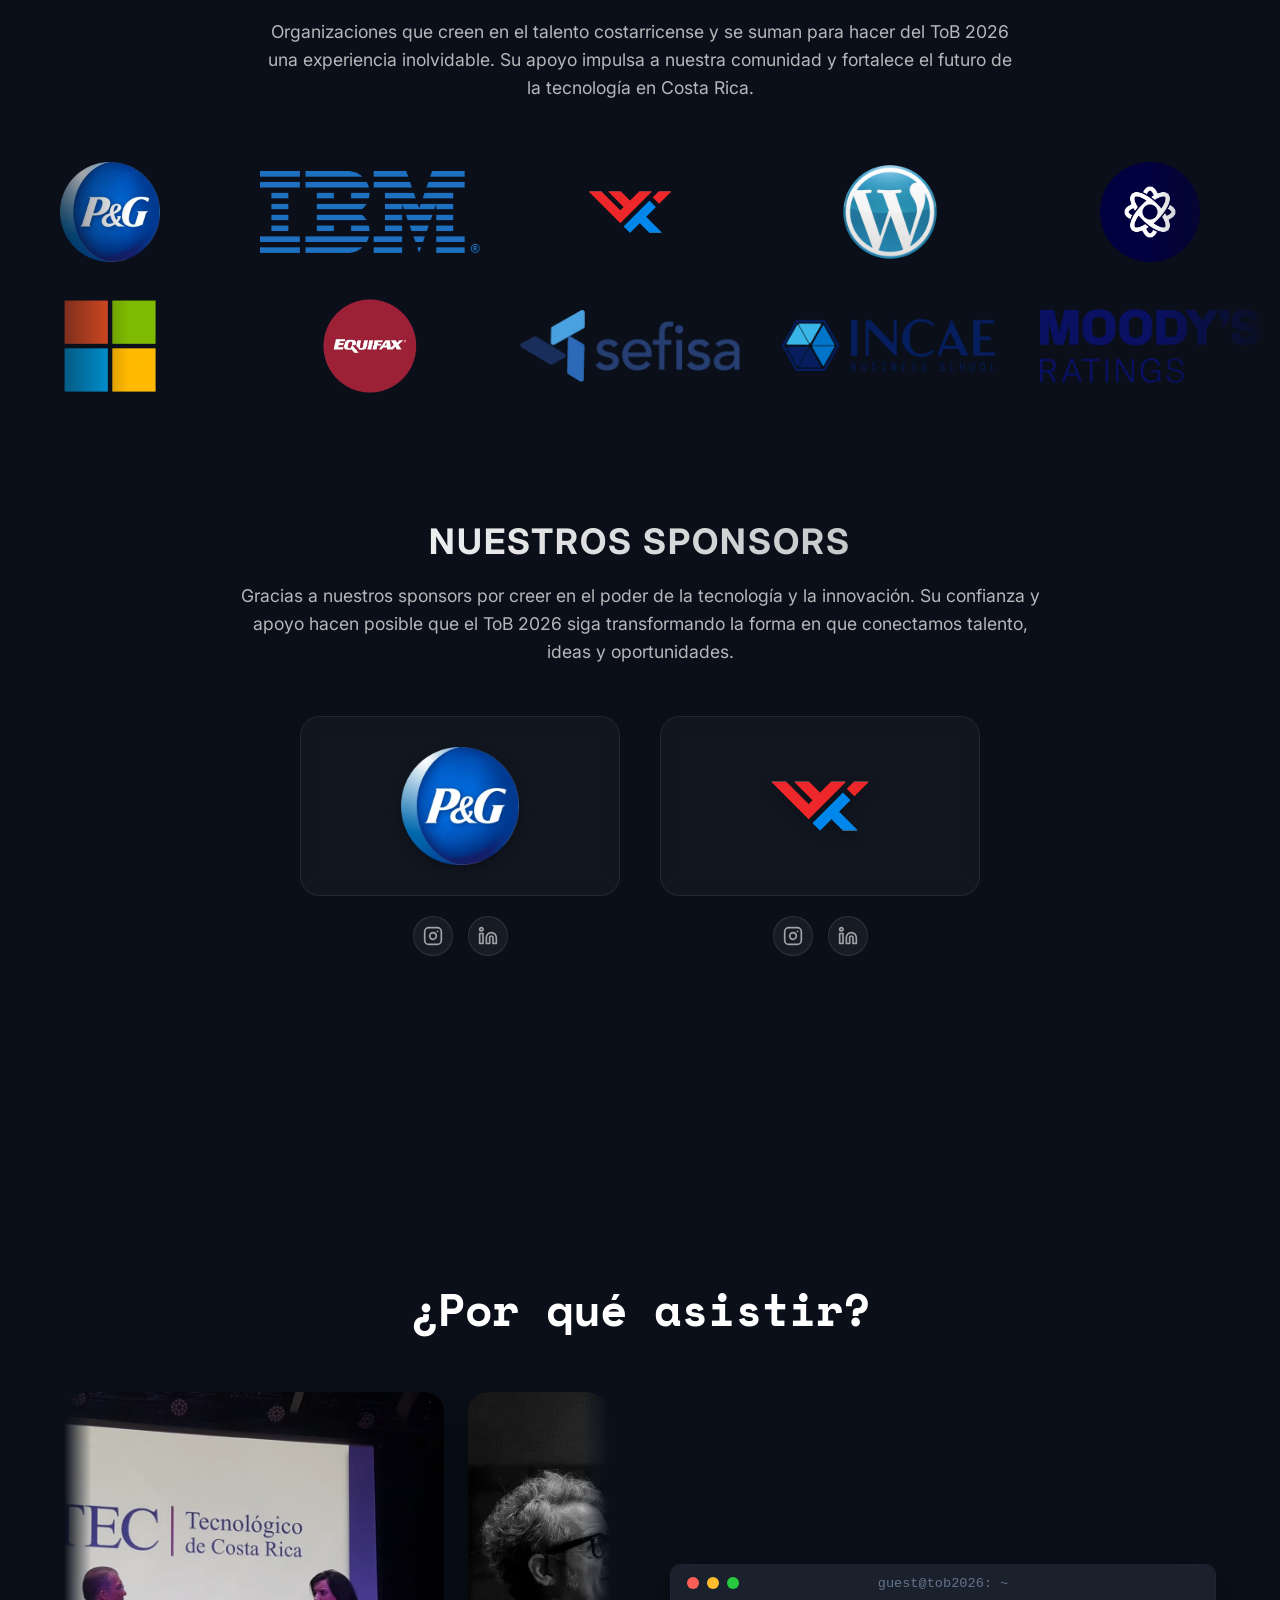
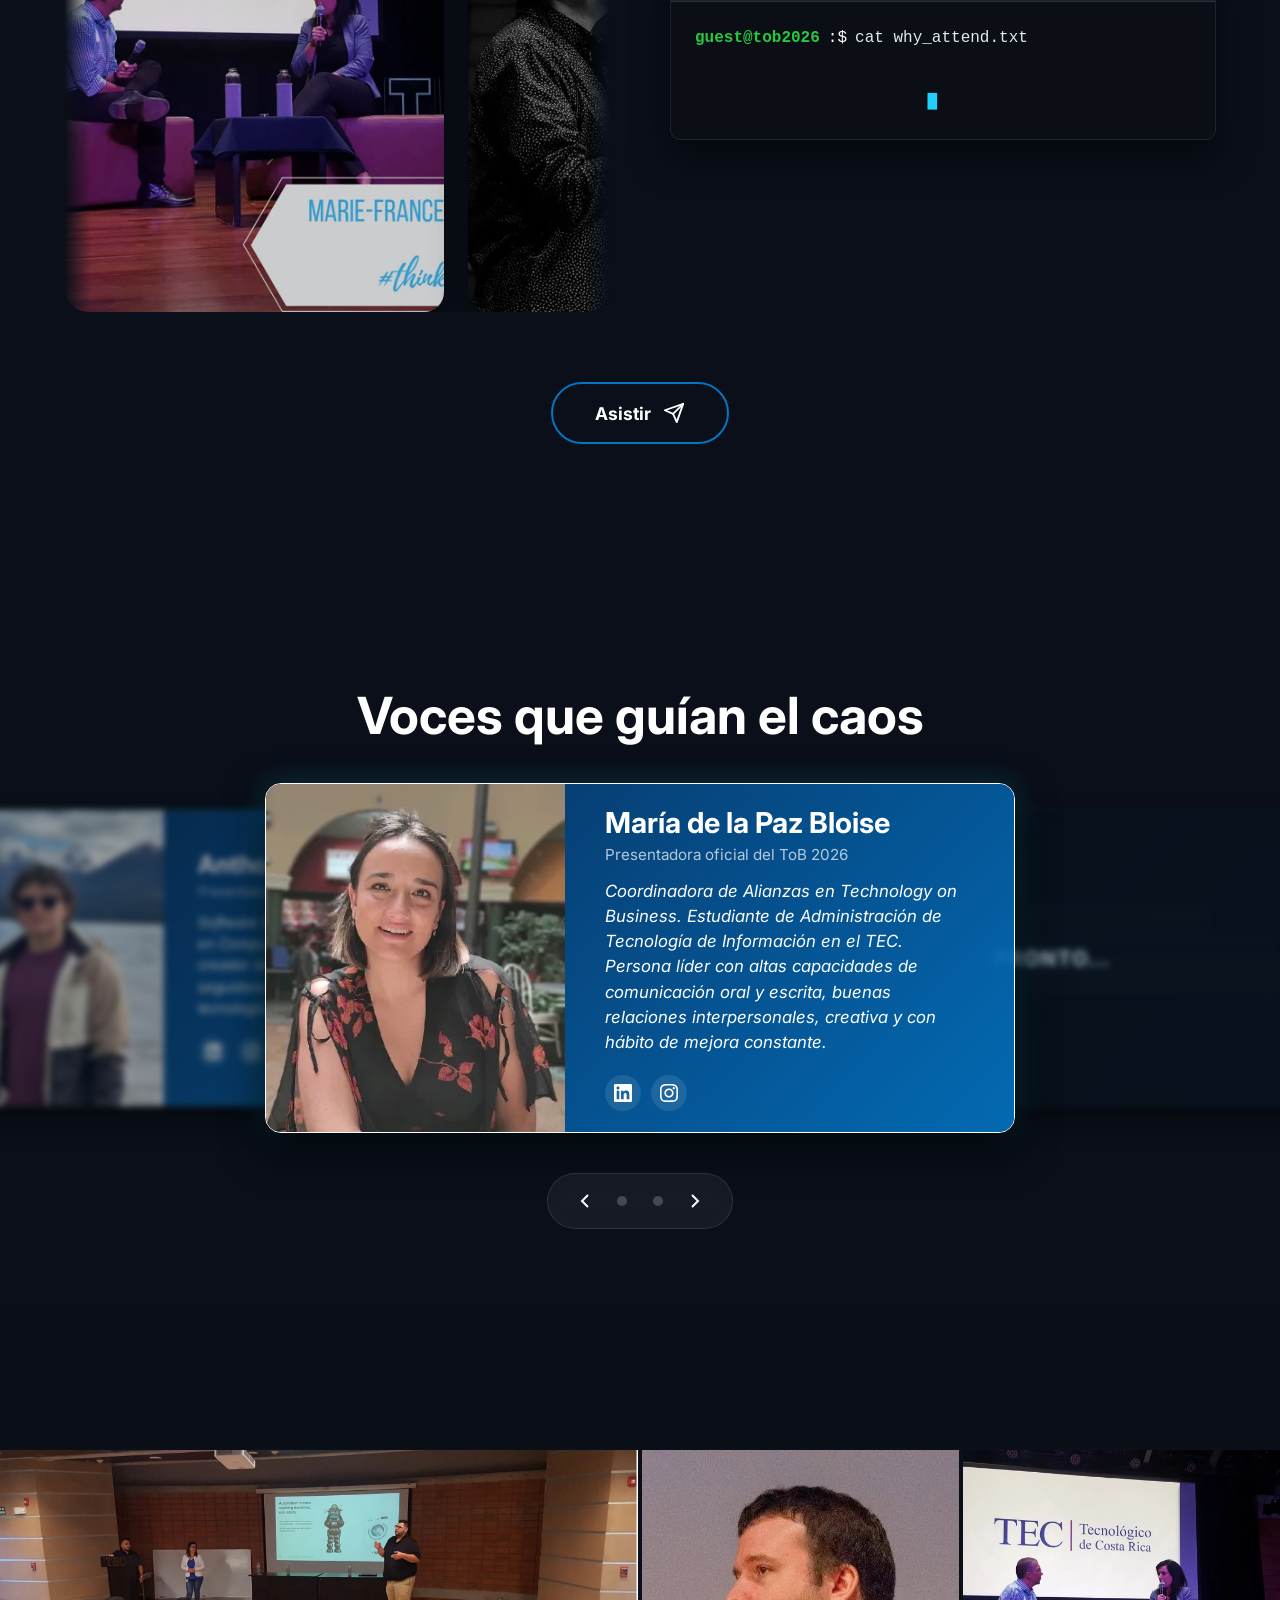
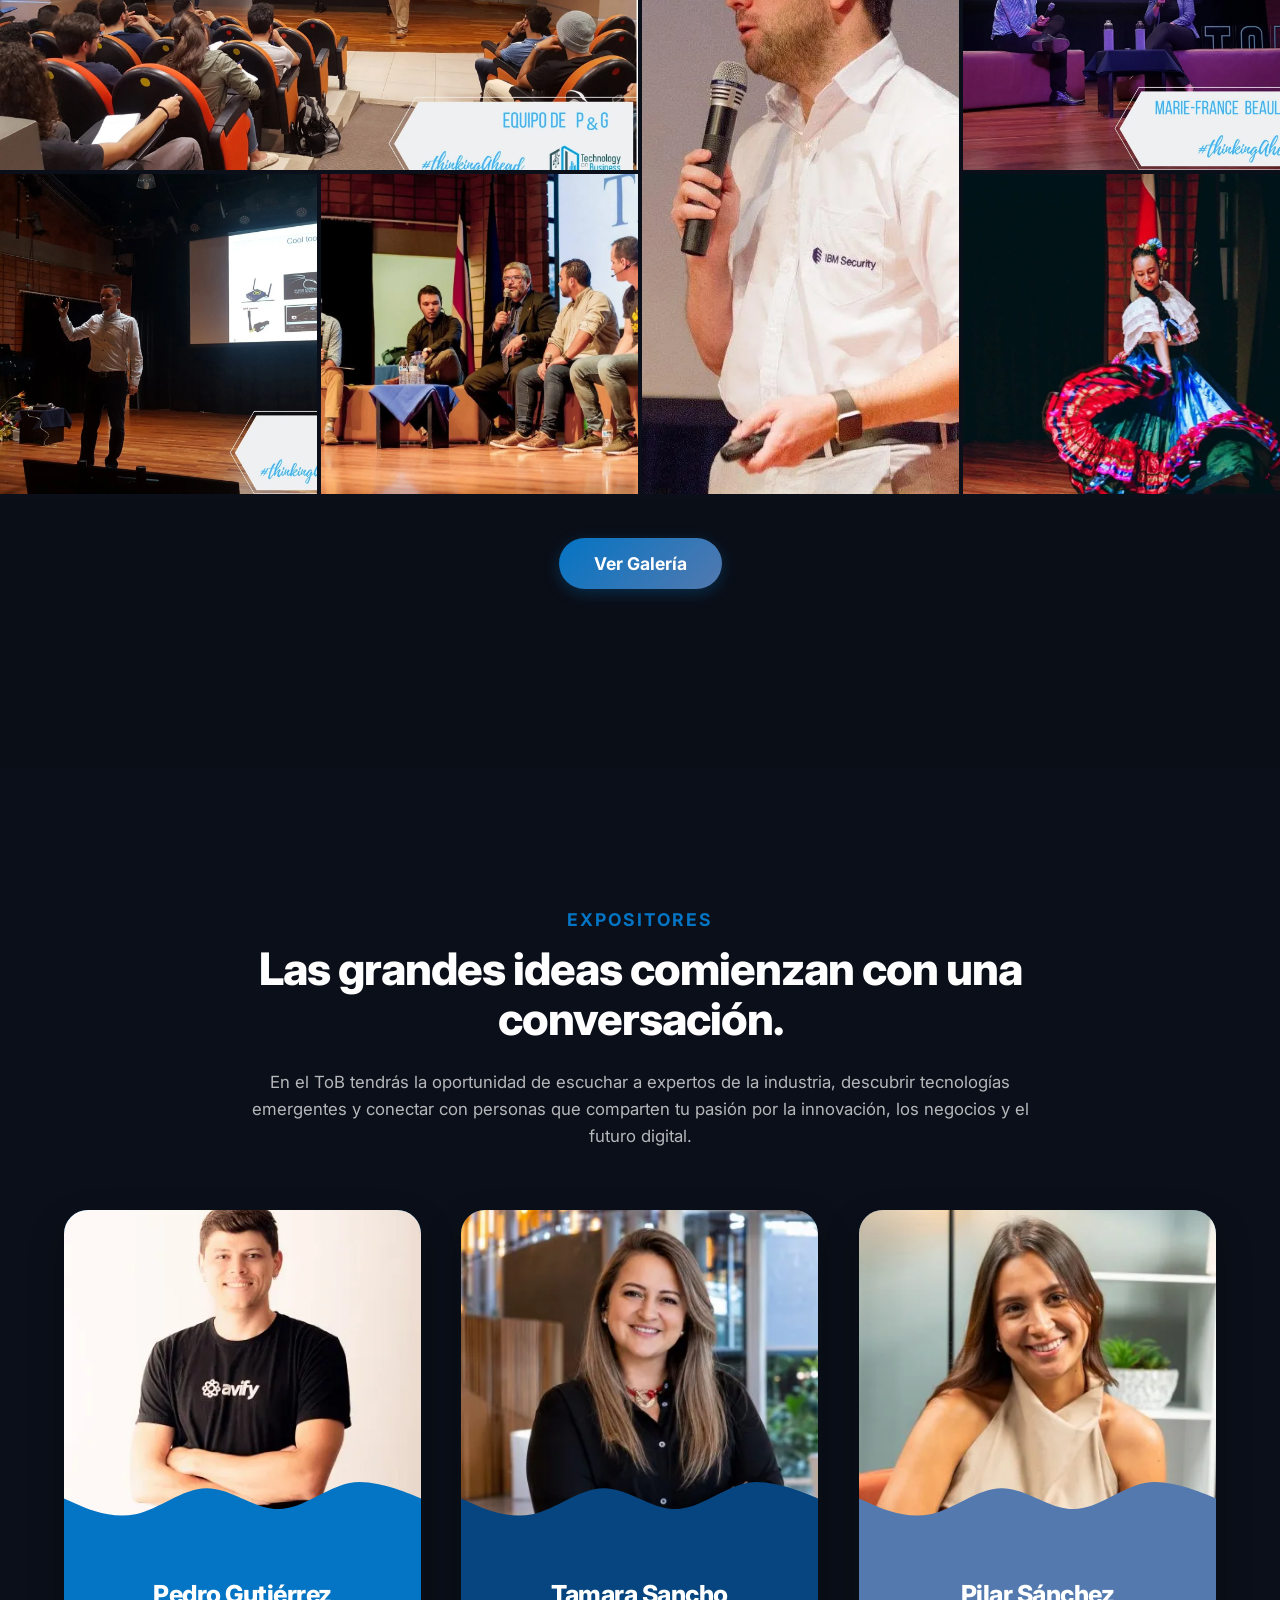
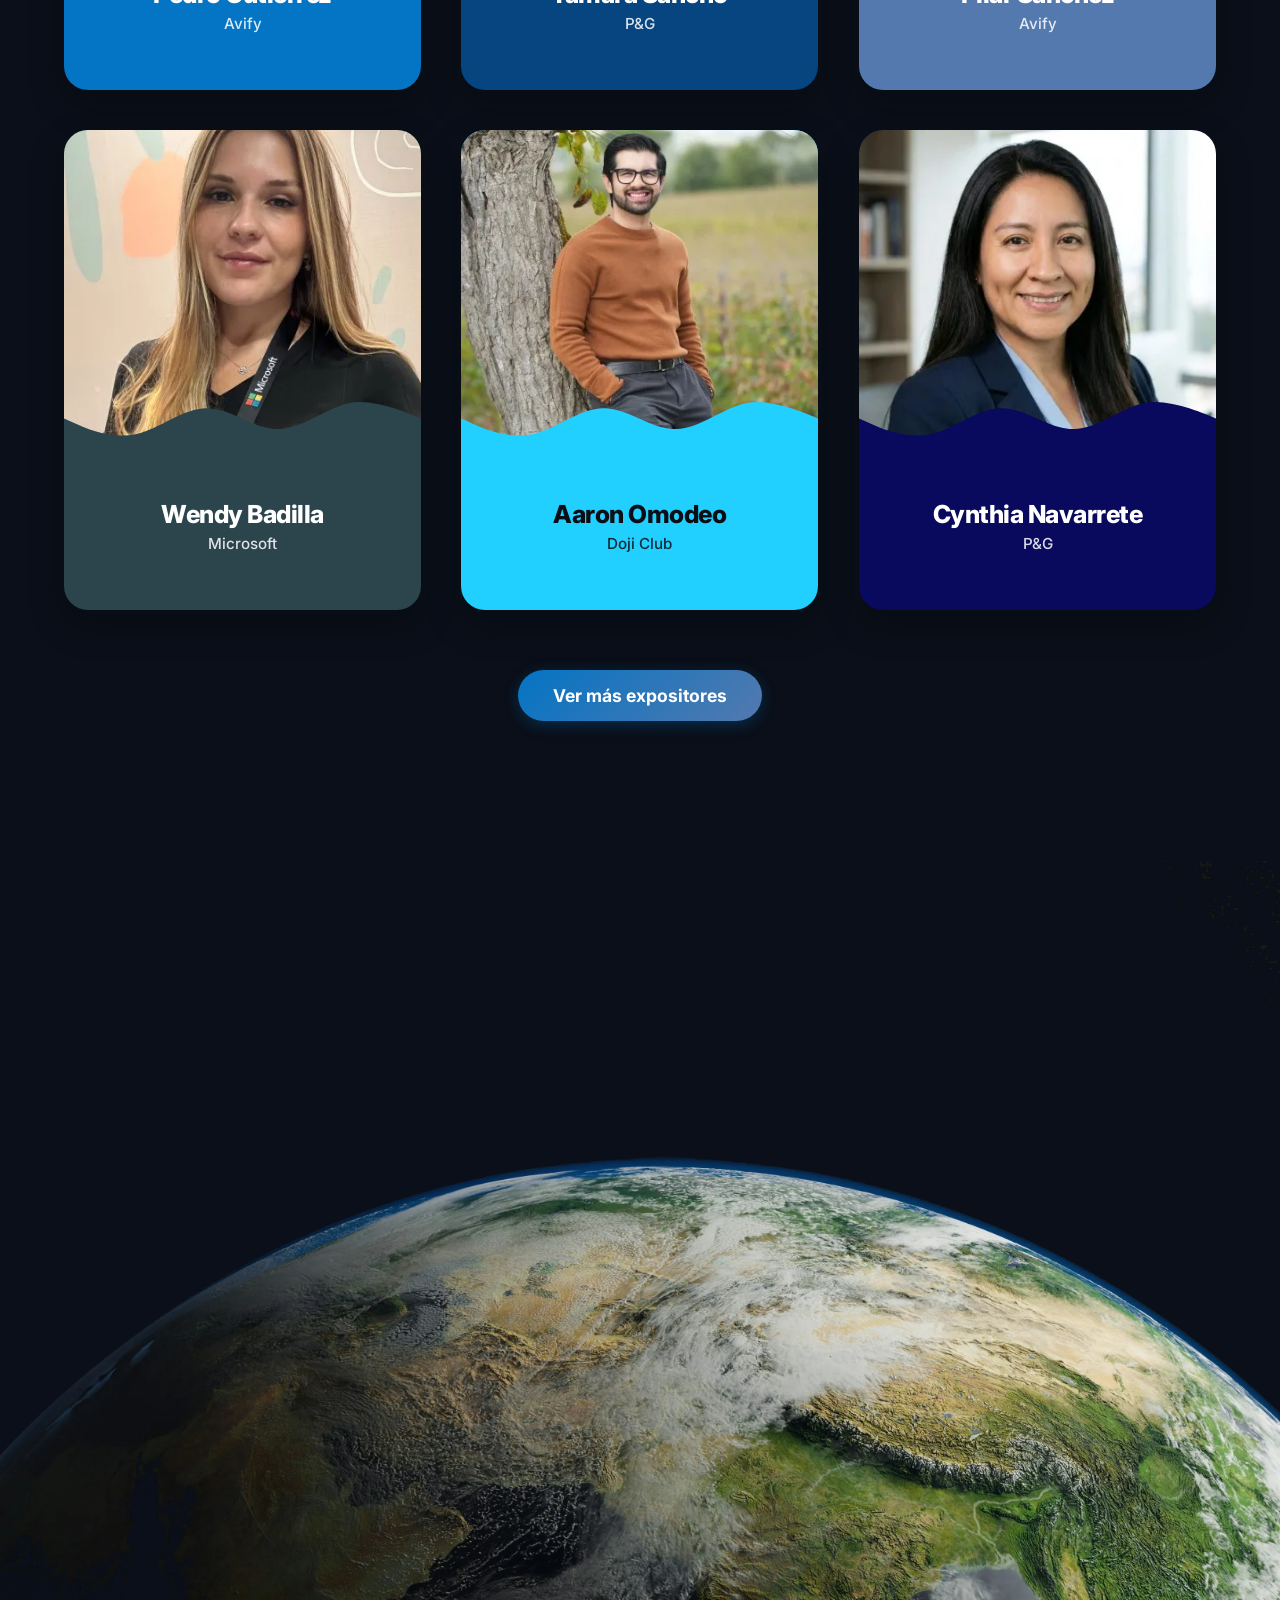
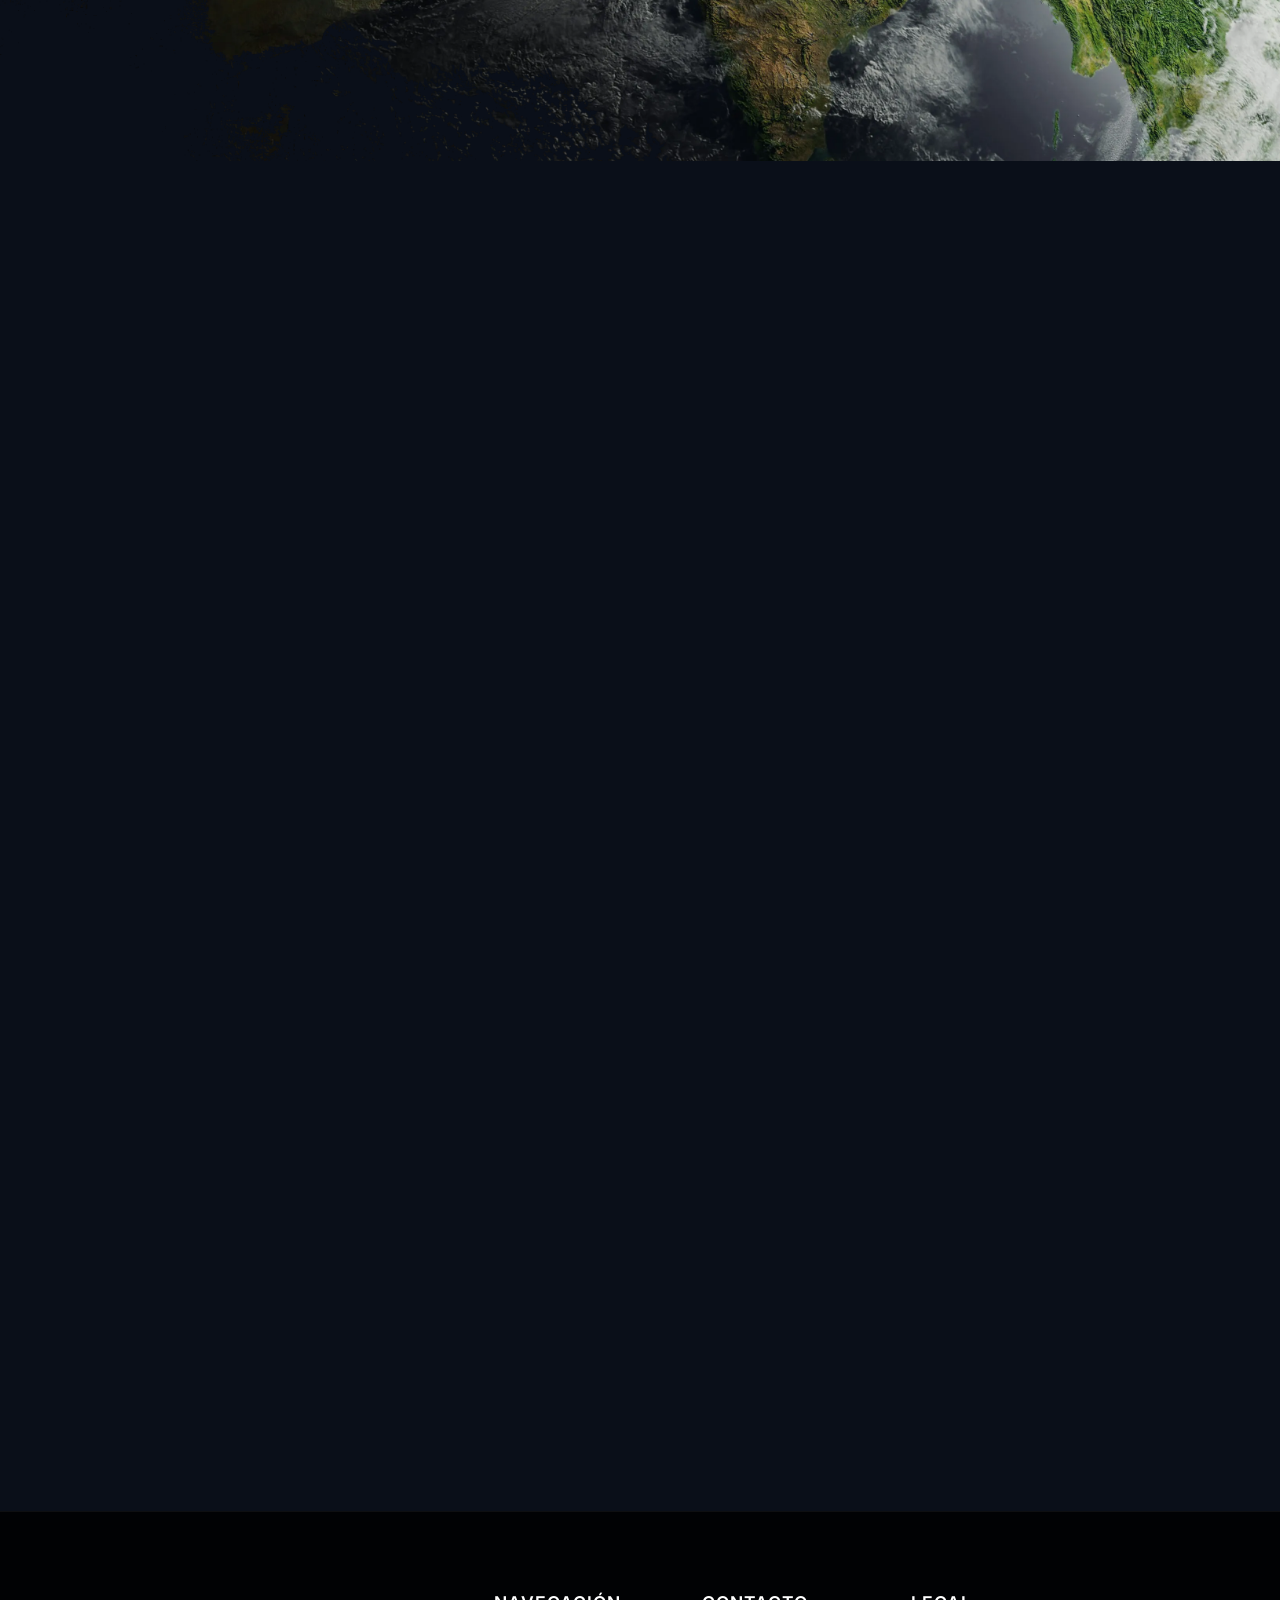
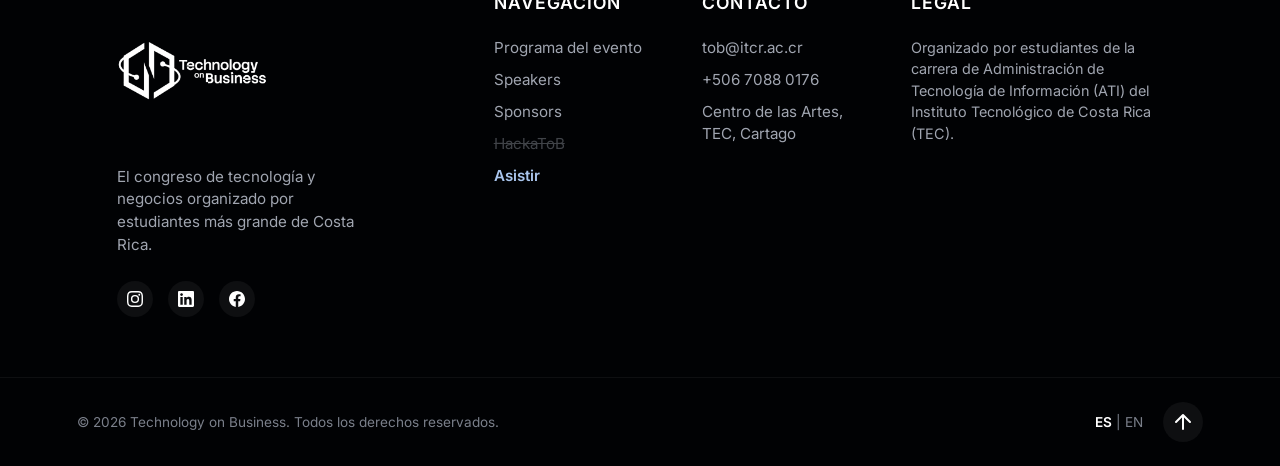
<file: main/index.html>
<!DOCTYPE html>
<html lang="es">

<head>
    <meta charset="UTF-8">
    <meta name="viewport" content="width=device-width, initial-scale=1.0">
    <title>ToB - Technology On Business</title>
    <link rel="icon" type="image/webp" href="../imagenes/Miniatura/Miniatura.webp">
    <link rel="stylesheet" href="style.css?v=2">
</head>

<body>

    <!-- Pantalla de Carga -->
    <div id="loader-wrapper" class="loader-wrapper">
        <img src="../imagenes/IsotipoColor.webp" alt="Cargando ToB..." class="loader-logo" width="4096" height="4096">
    </div>

    <!-- Navbar -->
    <nav class="navbar" id="navbar">
        <!-- Izquierda -->
        <div class="navbar-left">
            <a href="#" class="logo-link">
                <img src="../imagenes/LogoTob.webp" alt="Logo ToB" class="logo-img" width="4096" height="4096">
            </a>
        </div>

        <!-- Centro -->
        <div class="navbar-center">
            <div class="nav-item">
                <a href="../programa/index.html" class="nav-link" data-i18n="nav_programa">Programa del evento</a>
                <div class="dropdown-duna">
                    <div class="dropdown-content">
                        <h4 data-i18n="nav_prog_title">Agenda completa</h4>
                        <p data-i18n="nav_prog_desc">Descubre todas las charlas y talleres del ToB.</p>
                    </div>
                </div>
            </div>
            <div class="nav-item">
                <a href="../speakers/index.html" class="nav-link" data-i18n="nav_speakers">Speakers</a>
                <div class="dropdown-duna">
                    <div class="dropdown-content">
                        <h4 data-i18n="nav_speak_title">Nuestros Ponentes</h4>
                        <p data-i18n="nav_speak_desc">Conoce a los expertos que liderarán el evento.</p>
                    </div>
                </div>
            </div>
            <div class="nav-item">
                <a href="#sponsors" class="nav-link" data-i18n="nav_sponsors">Sponsors</a>
                <div class="dropdown-duna">
                    <div class="dropdown-content">
                        <h4 data-i18n="nav_spon_title">Nuestros Aliados</h4>
                        <p data-i18n="nav_spon_desc">Empresas que hacen posible este evento.</p>
                    </div>
                </div>
            </div>
            <div class="nav-item">
                <a href="../galeria/index.html" class="nav-link" data-i18n="nav_gallery">Galería ToB</a>
                <div class="dropdown-duna">
                    <div class="dropdown-content">
                        <h4 data-i18n="nav_gallery_title">Muy pronto...</h4>
                        <p data-i18n="nav_gallery_desc">Revive los mejores momentos.</p>
                    </div>
                </div>
            </div>
            <div class="nav-item">
                <a href="#hackatob" class="nav-link highlight-link disabled-link" data-i18n="nav_hackatob">HackaToB</a>
                <div class="dropdown-duna">
                    <div class="dropdown-content">
                        <h4 data-i18n="nav_hack_title">Hackathon ToB</h4>
                        <p data-i18n="nav_hack_desc">Muy pronto nuevas noticias.</p>
                    </div>
                </div>
            </div>
        </div>

        <!-- Derecha -->
        <div class="navbar-right">
            <div class="lang-selector" id="langToggle" data-lang="ES">
                <span class="lang-text active">ES</span>
                <span class="lang-text">EN</span>
                <div class="lang-slider"></div>
            </div>
            <a href="https://luma.com/ak4bt58b" target="_blank" class="btn btn-primary"
                data-i18n="nav_asistir">Asistir</a>

            <!-- Hamburger Menu Toggle (Mobile) -->
            <button class="menu-toggle" id="menuToggle" aria-label="Menú">
                <span class="hamburger"></span>
            </button>
        </div>
    </nav>

    <!-- Menú Móvil -->
    <div class="mobile-nav" id="mobileNav">
        <a href="../programa/index.html" class="mobile-link" data-i18n="nav_programa">Programa del evento</a>
        <a href="../speakers/index.html" class="mobile-link" data-i18n="nav_speakers">Speakers</a>
        <a href="#sponsors" class="mobile-link" data-i18n="nav_sponsors">Sponsors</a>
        <a href="../galeria/index.html" class="mobile-link" data-i18n="nav_gallery">Galería ToB</a>
        <a href="#hackatob" class="mobile-link highlight-link disabled-link" data-i18n="nav_hackatob">HackaToB</a>
        <div class="mobile-actions">
            <div class="lang-selector" id="langToggleMobile" data-lang="ES">
                <span class="lang-text active">ES</span>
                <span class="lang-text">EN</span>
                <div class="lang-slider"></div>
            </div>
            <a href="https://luma.com/ak4bt58b" target="_blank" class="btn btn-primary"
                data-i18n="nav_asistir">Asistir</a>
        </div>
    </div>

    <!-- Hero Section -->
    <header class="hero" id="hero">

        <div class="hero-content">
            <!-- Eyebrow (ocultar con display:none en CSS si no convence visualmente) -->
            <p class="hero-eyebrow" data-i18n="hero_eyebrow">Technology on Business</p>

            <h1 class="hero-title" data-i18n="hero_title">Master <br><span class="text-cyan">The </span>Chaos</h1>

            <!-- Línea rotativa de frases -->
            <div class="hero-rotator" aria-live="polite">
                <span class="rotator-phrase" id="rotatorPhrase"></span>
            </div>

            <div class="hero-countdown" id="countdown">
                <div class="time-box">
                    <span class="time-value" id="days">00</span>
                    <span class="time-label" data-i18n="hero_time_days">DÍAS</span>
                </div>
                <div class="time-box">
                    <span class="time-value" id="hours">00</span>
                    <span class="time-label" data-i18n="hero_time_hrs">HRS</span>
                </div>
                <div class="time-box">
                    <span class="time-value" id="minutes">00</span>
                    <span class="time-label" data-i18n="hero_time_min">MIN</span>
                </div>
                <div class="time-box">
                    <span class="time-value" id="seconds">00</span>
                    <span class="time-label" data-i18n="hero_time_seg">SEG</span>
                </div>
            </div>

            <div class="hero-actions">
                <a href="https://luma.com/ak4bt58b" target="_blank" class="btn btn-primary btn-large"
                    data-i18n="nav_asistir">Asistir</a>
            </div>
        </div>

        <!-- Derecha: Sistema Solar Interactivo -->
        <div class="hero-visual">
            <div class="solar-system" id="solarSystem">
                <!-- Logo Central (Sol) -->
                <div class="sun" id="heroLogo">
                    <img src="../imagenes/IsotipoColor.webp" alt="ToB Isotipo" class="sun-img" width="4096" height="4096">
                </div>

                <!-- Órbitas y Planetas (6 palabras) -->
                <!-- Órbita 1 (Más cercana, más rápida pero no tanto) -->
                <div class="orbit orbit-1">
                    <div class="planet"><span class="planet-word" data-i18n="planet_1">Innovación</span></div>
                    <div class="moon" style="top: 50%; left: 0;"></div>
                </div>
                <!-- Órbita 2 -->
                <div class="orbit orbit-2">
                    <div class="planet"><span class="planet-word" data-i18n="planet_2">Networking</span></div>
                    <div class="moon" style="top: 100%; left: 50%;"></div>
                </div>
                <!-- Órbita 3 -->
                <div class="orbit orbit-3">
                    <div class="planet"><span class="planet-word" data-i18n="planet_3">Inspiración</span></div>
                    <div class="moon" style="top: 50%; left: 100%;"></div>
                </div>
                <!-- Órbita 4 -->
                <div class="orbit orbit-4">
                    <div class="planet"><span class="planet-word" data-i18n="planet_4">Disrupción</span></div>
                    <div class="moon" style="top: 14.64%; left: 14.64%;"></div>
                </div>
                <!-- Órbita 5 -->
                <div class="orbit orbit-5">
                    <div class="planet"><span class="planet-word" data-i18n="planet_5">Sinergia</span></div>
                    <div class="moon" style="top: 85.35%; left: 85.35%;"></div>
                </div>
                <!-- Órbita 6 (Más lejana, más lenta) -->
                <div class="orbit orbit-6">
                    <div class="planet"><span class="planet-word" data-i18n="planet_6">Integración</span></div>
                    <div class="moon" style="top: 85.35%; left: 14.64%;"></div>
                    <!-- Agregamos una segunda luna a la órbita más grande para que se vea como la imagen -->
                    <div class="moon moon-large" style="top: 14.64%; left: 85.35%;"></div>
                </div>
            </div>
        </div>
    </header>

    <!-- Franja Divisora (Crossed Marquee) -->
    <div class="divider-marquee">
        <!-- Franja 1 (Moviéndose a la izquierda, inclinada) -->
        <div class="marquee-stripe marquee-1">
            <div class="marquee-track track-left">
                <span class="marquee-text" data-i18n="marquee_text">15 ANIVERSARIO <span class="text-cyan">✦</span>
                    18-19 AGOSTO 2026 <span class="text-cyan">✦</span> MASTER THE CHAOS <span class="text-cyan">✦</span>
                    TECHNOLOGY ON
                    BUSINESS <span class="text-cyan">✦</span> ATI <span class="text-cyan">✦</span> DISRUPCIÓN <span
                        class="text-cyan">✦</span> NETWORKING <span class="text-cyan">✦</span> </span>
                <span class="marquee-text" data-i18n="marquee_text">15 ANIVERSARIO <span class="text-cyan">✦</span>
                    18-19 AGOSTO 2026 <span class="text-cyan">✦</span> MASTER THE CHAOS <span class="text-cyan">✦</span>
                    TECHNOLOGY ON
                    BUSINESS <span class="text-cyan">✦</span> ATI <span class="text-cyan">✦</span> DISRUPCIÓN <span
                        class="text-cyan">✦</span> NETWORKING <span class="text-cyan">✦</span> </span>
                <span class="marquee-text" data-i18n="marquee_text">15 ANIVERSARIO <span class="text-cyan">✦</span>
                    18-19 AGOSTO 2026 <span class="text-cyan">✦</span> MASTER THE CHAOS <span class="text-cyan">✦</span>
                    TECHNOLOGY ON
                    BUSINESS <span class="text-cyan">✦</span> ATI <span class="text-cyan">✦</span> DISRUPCIÓN <span
                        class="text-cyan">✦</span> NETWORKING <span class="text-cyan">✦</span> </span>
                <span class="marquee-text" data-i18n="marquee_text">15 ANIVERSARIO <span class="text-cyan">✦</span>
                    18-19 AGOSTO 2026 <span class="text-cyan">✦</span> MASTER THE CHAOS <span class="text-cyan">✦</span>
                    TECHNOLOGY ON
                    BUSINESS <span class="text-cyan">✦</span> ATI <span class="text-cyan">✦</span> DISRUPCIÓN <span
                        class="text-cyan">✦</span> NETWORKING <span class="text-cyan">✦</span> </span>
            </div>
        </div>

        <!-- Franja 2 (Moviéndose a la derecha, inclinada cruzada) -->
        <div class="marquee-stripe marquee-2">
            <div class="marquee-track track-right">
                <span class="marquee-text" data-i18n="marquee_text">15 ANIVERSARIO <span class="text-cyan">✦</span>
                    18-19 AGOSTO 2026 <span class="text-cyan">✦</span> MASTER THE CHAOS <span class="text-cyan">✦</span>
                    TECHNOLOGY ON
                    BUSINESS <span class="text-cyan">✦</span> ATI <span class="text-cyan">✦</span> DISRUPCIÓN <span
                        class="text-cyan">✦</span> NETWORKING <span class="text-cyan">✦</span> </span>
                <span class="marquee-text" data-i18n="marquee_text">15 ANIVERSARIO <span class="text-cyan">✦</span>
                    18-19 AGOSTO 2026 <span class="text-cyan">✦</span> MASTER THE CHAOS <span class="text-cyan">✦</span>
                    TECHNOLOGY ON
                    BUSINESS <span class="text-cyan">✦</span> ATI <span class="text-cyan">✦</span> DISRUPCIÓN <span
                        class="text-cyan">✦</span> NETWORKING <span class="text-cyan">✦</span> </span>
                <span class="marquee-text" data-i18n="marquee_text">15 ANIVERSARIO <span class="text-cyan">✦</span>
                    18-19 AGOSTO 2026 <span class="text-cyan">✦</span> MASTER THE CHAOS <span class="text-cyan">✦</span>
                    TECHNOLOGY ON
                    BUSINESS <span class="text-cyan">✦</span> ATI <span class="text-cyan">✦</span> DISRUPCIÓN <span
                        class="text-cyan">✦</span> NETWORKING <span class="text-cyan">✦</span> </span>
                <span class="marquee-text" data-i18n="marquee_text">15 ANIVERSARIO <span class="text-cyan">✦</span>
                    18-19 AGOSTO 2026 <span class="text-cyan">✦</span> MASTER THE CHAOS <span class="text-cyan">✦</span>
                    TECHNOLOGY ON
                    BUSINESS <span class="text-cyan">✦</span> ATI <span class="text-cyan">✦</span> DISRUPCIÓN <span
                        class="text-cyan">✦</span> NETWORKING <span class="text-cyan">✦</span> </span>
            </div>
        </div>
    </div>

    <!-- Section About -->
    <section id="about" class="about-section">
        <div class="about-container">
            <!-- Parte Superior: Título + Descripción + Grid 2x2 -->
            <div class="about-top">
                <!-- Título (Línea naranja) y Descripción en columnas (Líneas rojas) -->
                <div class="about-info">
                    <h2 class="about-title" data-i18n="about_title">Technology on Business</h2>
                    <div class="about-description">
                        <p data-i18n="about_p1">Technology on Business es un congreso donde estudiantes, profesionales y
                            empresas se reúnen
                            para descubrir las tecnologías, ideas y tendencias que están transformando el futuro.</p>
                        <p data-i18n="about_p2">Con la temática "Master the Chaos", la edición 2026 invita a desarrollar
                            las habilidades
                            necesarias para liderar el cambio, innovar y convertir los desafíos en oportunidades.</p>
                    </div>
                </div>

                <!-- Cuadros Verdes (Grid 2x2 Glassmorphism con Contadores Animados) -->
                <div class="about-grid">
                    <div class="glass-card">
                        <div class="stat-header">
                            <span class="stat-number" data-target="15" data-suffix="">0</span>
                            <span class="stat-label" data-i18n="stat_label_1">años</span>
                        </div>
                        <p class="glass-card-desc" data-i18n="stat_desc_1">impulsando la innovación y el talento
                            tecnológico</p>
                    </div>
                    <div class="glass-card">
                        <div class="stat-header">
                            <span class="stat-number" data-target="500" data-suffix="+">0</span>
                            <span class="stat-label" data-i18n="stat_label_2">asistentes</span>
                        </div>
                        <p class="glass-card-desc" data-i18n="stat_desc_2">esperados para la edición 2026</p>
                    </div>
                    <div class="glass-card">
                        <div class="stat-header">
                            <span class="stat-number" data-target="2" data-suffix="">0</span>
                            <span class="stat-label" data-i18n="stat_label_3">días</span>
                        </div>
                        <p class="glass-card-desc" data-i18n="stat_desc_3">de conferencias, networking y experiencias
                        </p>
                    </div>
                    <div class="glass-card">
                        <div class="stat-header">
                            <span class="stat-number" data-target="55" data-suffix="">0</span>
                            <span class="stat-label" data-i18n="stat_label_4">años TEC</span>
                        </div>
                        <p class="glass-card-desc" data-i18n="stat_desc_4">celebrando la innovación y la excelencia
                            académica</p>
                    </div>
                </div>
            </div>

            <!-- Cuadro Azul Alargado (Glassmorphism Horizontal) -->
            <div class="about-bottom-card glass-card">
                <div class="bottom-card-content">
                    <h3 class="bottom-card-title" data-i18n="bottom_card_title">Donde las ideas se convierten en
                        oportunidades.</h3>
                    <p class="bottom-card-desc" data-i18n="bottom_card_desc">Dos días para aprender, conectar con
                        líderes de la industria y formar
                        parte de una comunidad que impulsa la innovación y el crecimiento profesional.</p>
                </div>
            </div>
        </div>
    </section>

    <!-- ¿Quiénes Asisten? (Whoattend) -->
    <section id="quienes-asisten" class="wa-section">


        <!-- Encabezado de la sección -->
        <div class="wa-header">
            <h2 class="wa-title" data-i18n="wa_title">¿Quiénes asisten?</h2>
        </div>

        <!-- Grid full-bleed 3x2 -->
        <div class="wa-grid">

            <!-- TARJETA 1 — Estudiantes -->
            <!-- IMAGEN DE FONDO: ../imagenes/WA/estudiantes.webp -->
            <article class="wa-card" style="--wa-bg: url('../imagenes/WA/estudiantes.webp')">
                <div class="wa-card-inner">
                    <span class="wa-card-num">01</span>
                    <h3 class="wa-card-title" data-i18n="wa_card1_title">Estudiantes Universitarios</h3>
                    <p class="wa-card-desc" data-i18n="wa_card1_desc">Personas que buscan fortalecer sus conocimientos,
                        descubrir nuevas
                        tecnologías y conectar con profesionales de la industria.</p>
                </div>
            </article>

            <!-- TARJETA 2 — Profesionales TI -->
            <!-- IMAGEN DE FONDO: ../imagenes/WA/profesionales.webp -->
            <article class="wa-card" style="--wa-bg: url('../imagenes/WA/profesionales.webp')">
                <div class="wa-card-inner">
                    <span class="wa-card-num">02</span>
                    <h3 class="wa-card-title" data-i18n="wa_card2_title">Profesionales de TI</h3>
                    <p class="wa-card-desc" data-i18n="wa_card2_desc">Especialistas en desarrollo de software,
                        infraestructura, datos,
                        inteligencia artificial, ciberseguridad y transformación digital.</p>
                </div>
            </article>

            <!-- TARJETA 3 — Emprendedores -->
            <!-- IMAGEN DE FONDO: ../imagenes/WA/emprendedores.webp -->
            <article class="wa-card" style="--wa-bg: url('../imagenes/WA/emprendedores.webp')">
                <div class="wa-card-inner">
                    <span class="wa-card-num">03</span>
                    <h3 class="wa-card-title" data-i18n="wa_card3_title">Emprendedores e Innovadores</h3>
                    <p class="wa-card-desc" data-i18n="wa_card3_desc">Fundadores de startups, emprendedores tecnológicos
                        y personas interesadas en
                        convertir ideas en proyectos con impacto.</p>
                </div>
            </article>

            <!-- TARJETA 4 — Empresas -->
            <!-- IMAGEN DE FONDO: ../imagenes/WA/empresas.webp -->
            <article class="wa-card" style="--wa-bg: url('../imagenes/WA/empresas.webp')">
                <div class="wa-card-inner">
                    <span class="wa-card-num">04</span>
                    <h3 class="wa-card-title" data-i18n="wa_card4_title">Empresas y Patrocinadores</h3>
                    <p class="wa-card-desc" data-i18n="wa_card4_desc">Organizaciones que buscan acercarse al talento
                        universitario, fortalecer su
                        marca y generar oportunidades de colaboración.</p>
                </div>
            </article>

            <!-- TARJETA 5 — Docentes -->
            <!-- IMAGEN DE FONDO: ../imagenes/WA/docentes.webp -->
            <article class="wa-card" style="--wa-bg: url('../imagenes/WA/docentes.webp')">
                <div class="wa-card-inner">
                    <span class="wa-card-num">05</span>
                    <h3 class="wa-card-title" data-i18n="wa_card5_title">Docentes e Investigadores</h3>
                    <p class="wa-card-desc" data-i18n="wa_card5_desc">Académicos y expertos que impulsan la innovación
                        mediante investigación,
                        transferencia de conocimiento y nuevas metodologías.</p>
                </div>
            </article>

            <!-- TARJETA 6 — Entusiastas -->
            <!-- IMAGEN DE FONDO: ../imagenes/WA/entusiastas.webp -->
            <article class="wa-card" style="--wa-bg: url('../imagenes/WA/entusiastas.webp')">
                <div class="wa-card-inner">
                    <span class="wa-card-num">06</span>
                    <h3 class="wa-card-title" data-i18n="wa_card6_title">Entusiastas de la Tecnología</h3>
                    <p class="wa-card-desc" data-i18n="wa_card6_desc">Cualquier persona apasionada por la tecnología, la
                        innovación y los negocios
                        que quiera aprender de expertos y ampliar su red.</p>
                </div>
            </article>

        </div>
    </section>

    <!-- Sponsors (Vitrina De Logos) -->
    <section id="sponsors" class="sponsors-section">
        <h3 class="sponsors-title" data-i18n="sponsors_title">Nuestros Partners</h3>
        <p class="sponsors-text" data-i18n="sponsors_text">
            Organizaciones que creen en el talento costarricense y se suman para hacer del ToB 2026 una experiencia
            inolvidable. Su apoyo impulsa a nuestra comunidad y fortalece el futuro de la tecnología en Costa Rica.
        </p>

        <div class="sponsors-marquee-wrapper">
            <!-- FILA 1: Movimiento hacia la Izquierda -->
            <div class="sponsors-marquee marquee-left">
                <div class="sponsors-track">
                    <!-- Set 1 (patrocinadores 01-06) -->
                    <a href="https://us.pg.com" target="_blank" rel="noopener"><img src="../imagenes/patrocinadores/patrocinador01.webp" alt="P&G" class="sponsor-logo" loading="lazy" width="600" height="300"></a>
                    <a href="https://www.ibm.com" target="_blank" rel="noopener"><img src="../imagenes/patrocinadores/patrocinador02.webp" alt="IBM" class="sponsor-logo" loading="lazy" width="1280" height="478"></a>
                    <a href="https://www.wwt.com" target="_blank" rel="noopener"><img src="../imagenes/patrocinadores/patrocinador03.webp" alt="WWT" class="sponsor-logo" loading="lazy" width="200" height="200"></a>
                    <a href="https://wordpress.com" target="_blank" rel="noopener"><img src="../imagenes/patrocinadores/patrocinador04.webp" alt="WordPress"
                            class="sponsor-logo" loading="lazy" width="2000" height="2000"></a>
                    <a href="https://avify.com" target="_blank" rel="noopener"><img src="../imagenes/patrocinadores/patrocinador05.webp" alt="Avify" class="sponsor-logo" loading="lazy" width="2852" height="2853"></a>
                    <a href="https://www.kyndryl.com" target="_blank" rel="noopener"><img src="../imagenes/patrocinadores/patrocinador06.webp" alt="Kyndryl" class="sponsor-logo" loading="lazy" width="1098" height="576"></a>

                    <!-- Duplicado del Set 1 para el loop infinito -->
                    <a href="https://us.pg.com" target="_blank" rel="noopener"><img src="../imagenes/patrocinadores/patrocinador01.webp" alt="P&G" class="sponsor-logo" loading="lazy" width="600" height="300"></a>
                    <a href="https://www.ibm.com" target="_blank" rel="noopener"><img src="../imagenes/patrocinadores/patrocinador02.webp" alt="IBM" class="sponsor-logo" loading="lazy" width="1280" height="478"></a>
                    <a href="https://www.wwt.com" target="_blank" rel="noopener"><img src="../imagenes/patrocinadores/patrocinador03.webp" alt="WWT" class="sponsor-logo" loading="lazy" width="200" height="200"></a>
                    <a href="https://wordpress.com" target="_blank" rel="noopener"><img src="../imagenes/patrocinadores/patrocinador04.webp" alt="WordPress"
                            class="sponsor-logo" loading="lazy" width="2000" height="2000"></a>
                    <a href="https://avify.com" target="_blank" rel="noopener"><img src="../imagenes/patrocinadores/patrocinador05.webp" alt="Avify" class="sponsor-logo" loading="lazy" width="2852" height="2853"></a>
                    <a href="https://www.kyndryl.com" target="_blank" rel="noopener"><img src="../imagenes/patrocinadores/patrocinador06.webp" alt="Kyndryl" class="sponsor-logo" loading="lazy" width="1098" height="576"></a>
                </div>
            </div>

            <!-- FILA 2: Movimiento hacia la Derecha -->
            <div class="sponsors-marquee marquee-right">
                <div class="sponsors-track">
                    <!-- Set 2 (patrocinadores 07-12) -->
                    <a href="https://www.microsoft.com" target="_blank" rel="noopener"><img src="../imagenes/patrocinadores/patrocinador07.webp" alt="Microsoft"
                            class="sponsor-logo" loading="lazy" width="200" height="200"></a>
                    <a href="https://www.equifax.com" target="_blank" rel="noopener"><img src="../imagenes/patrocinadores/patrocinador08.webp" alt="Equifax" class="sponsor-logo" loading="lazy" width="697" height="344"></a>

                    <a href="https://sefisa.com" target="_blank" rel="noopener"><img src="../imagenes/patrocinadores/patrocinador10.webp" alt="Sefisa" class="sponsor-logo" loading="lazy" width="447" height="145"></a>
                    <a href="https://www.incae.edu" target="_blank" rel="noopener"><img src="../imagenes/patrocinadores/patrocinador11.webp" alt="INCAE Business School"
                            class="sponsor-logo" loading="lazy" width="1044" height="281"></a>
                    <a href="https://www.moodys.com" target="_blank" rel="noopener"><img src="../imagenes/patrocinadores/patrocinador12.webp" alt="Moody's Ratings"
                            class="sponsor-logo" loading="lazy" width="1198" height="400"></a>

                    <!-- Duplicado del Set 2 para el loop infinito -->
                    <a href="https://www.microsoft.com" target="_blank" rel="noopener"><img src="../imagenes/patrocinadores/patrocinador07.webp" alt="Microsoft"
                            class="sponsor-logo" loading="lazy" width="200" height="200"></a>
                    <a href="https://www.equifax.com" target="_blank" rel="noopener"><img src="../imagenes/patrocinadores/patrocinador08.webp" alt="Equifax" class="sponsor-logo" loading="lazy" width="697" height="344"></a>

                    <a href="https://sefisa.com" target="_blank" rel="noopener"><img src="../imagenes/patrocinadores/patrocinador10.webp" alt="Sefisa" class="sponsor-logo" loading="lazy" width="447" height="145"></a>
                    <a href="https://www.incae.edu" target="_blank" rel="noopener"><img src="../imagenes/patrocinadores/patrocinador11.webp" alt="INCAE Business School"
                            class="sponsor-logo" loading="lazy" width="1044" height="281"></a>
                    <a href="https://www.moodys.com" target="_blank" rel="noopener"><img src="../imagenes/patrocinadores/patrocinador12.webp" alt="Moody's Ratings"
                            class="sponsor-logo" loading="lazy" width="1198" height="400"></a>
                </div>
            </div>
        </div>

        <!-- Sección Nuestros Sponsors -->
        <div class="main-sponsors-section">
            <h3 class="main-sponsors-title" data-i18n="main_spon_title">Nuestros Sponsors</h3>
            <p class="main-sponsors-text" data-i18n="main_spon_text">
                Gracias a nuestros sponsors por creer en el poder de la tecnología y la innovación.
                Su confianza y apoyo hacen posible que el ToB 2026 siga transformando la forma en que conectamos
                talento, ideas y oportunidades.
            </p>
            <div class="main-sponsors-showcase">
                <!-- Sponsor 1: P&G -->
                <div class="main-sponsor-item">
                    <div class="main-sponsor-card">
                        <div class="main-sponsor-glow"></div>
                        <img src="../imagenes/patrocinadores/sponsors/imagen01.webp" alt="P&G" class="main-sponsor-img" loading="lazy" width="600" height="300">
                    </div>
                    <div class="main-sponsor-socials">
                        <a href="https://www.instagram.com/pgcareerscr/" target="_blank" rel="noopener"
                            class="sponsor-social-btn instagram" aria-label="Instagram P&G">
                            <svg viewBox="0 0 24 24" fill="none" stroke="currentColor" stroke-width="2"
                                stroke-linecap="round" stroke-linejoin="round">
                                <rect x="2" y="2" width="20" height="20" rx="5" ry="5"></rect>
                                <path d="M16 11.37A4 4 0 1 1 12.63 8 4 4 0 0 1 16 11.37z"></path>
                                <line x1="17.5" y1="6.5" x2="17.51" y2="6.5"></line>
                            </svg>
                        </a>
                        <a href="https://www.linkedin.com/company/procter-and-gamble/life/1c5069e5-f5d3-46f3-9f70-cf8f72977aea/"
                            target="_blank" rel="noopener" class="sponsor-social-btn linkedin"
                            aria-label="LinkedIn P&G">
                            <svg viewBox="0 0 24 24" fill="none" stroke="currentColor" stroke-width="2"
                                stroke-linecap="round" stroke-linejoin="round">
                                <path
                                    d="M16 8a6 6 0 0 1 6 6v7h-4v-7a2 2 0 0 0-2-2 2 2 0 0 0-2 2v7h-4v-7a6 6 0 0 1 6-6z">
                                </path>
                                <rect x="2" y="9" width="4" height="12"></rect>
                                <circle cx="4" cy="4" r="2"></circle>
                            </svg>
                        </a>
                    </div>
                </div>

                <!-- Sponsor 2: WWT -->
                <div class="main-sponsor-item">
                    <div class="main-sponsor-card">
                        <div class="main-sponsor-glow"></div>
                        <img src="../imagenes/patrocinadores/sponsors/imagen02.webp" alt="WWT" class="main-sponsor-img" loading="lazy" width="200" height="200">
                    </div>
                    <div class="main-sponsor-socials">
                        <a href="https://www.instagram.com/wwt_inc/" target="_blank" rel="noopener"
                            class="sponsor-social-btn instagram" aria-label="Instagram WWT">
                            <svg viewBox="0 0 24 24" fill="none" stroke="currentColor" stroke-width="2"
                                stroke-linecap="round" stroke-linejoin="round">
                                <rect x="2" y="2" width="20" height="20" rx="5" ry="5"></rect>
                                <path d="M16 11.37A4 4 0 1 1 12.63 8 4 4 0 0 1 16 11.37z"></path>
                                <line x1="17.5" y1="6.5" x2="17.51" y2="6.5"></line>
                            </svg>
                        </a>
                        <a href="https://www.linkedin.com/company/world-wide-technology/" target="_blank" rel="noopener"
                            class="sponsor-social-btn linkedin" aria-label="LinkedIn WWT">
                            <svg viewBox="0 0 24 24" fill="none" stroke="currentColor" stroke-width="2"
                                stroke-linecap="round" stroke-linejoin="round">
                                <path
                                    d="M16 8a6 6 0 0 1 6 6v7h-4v-7a2 2 0 0 0-2-2 2 2 0 0 0-2 2v7h-4v-7a6 6 0 0 1 6-6z">
                                </path>
                                <rect x="2" y="9" width="4" height="12"></rect>
                                <circle cx="4" cy="4" r="2"></circle>
                            </svg>
                        </a>
                    </div>
                </div>
            </div>
        </div>
    </section>

    <!-- Por Qué Asistir + Registro -->
    <section id="why-attend" class="why-attend-section">
        <!-- Título centrado a todo el ancho de la sección -->
        <h2 class="why-attend-title" data-i18n="why_title">¿Por qué asistir?</h2>

        <div class="why-attend-container">
            <!-- Columna Izquierda: Espacio para imágenes deslizantes -->
            <div class="why-attend-visual">
                <div class="why-slider-track">
                    <!-- Set original de 7 imágenes -->
                    <img src="../imagenes/WhyAttend/imageWhyAttend01.webp" alt="ToB 2026 1" class="why-slide-img" loading="lazy" width="2048" height="1152">
                    <img src="../imagenes/WhyAttend/imageWhyAttend02.webp" alt="ToB 2026 2" class="why-slide-img" loading="lazy" width="1247" height="832">
                    <img src="../imagenes/WhyAttend/imageWhyAttend03.webp" alt="ToB 2026 3" class="why-slide-img" loading="lazy" width="813" height="1260">
                    <img src="../imagenes/WhyAttend/imageWhyAttend04.webp" alt="ToB 2026 4" class="why-slide-img" loading="lazy" width="2048" height="1365">
                    <img src="../imagenes/WhyAttend/imageWhyAttend05.webp" alt="ToB 2026 5" class="why-slide-img" loading="lazy" width="1280" height="609">
                    <img src="../imagenes/WhyAttend/imageWhyAttend06.webp" alt="ToB 2026 6" class="why-slide-img" loading="lazy" width="680" height="510">
                    <img src="../imagenes/WhyAttend/imageWhyAttend07.webp" alt="ToB 2026 7" class="why-slide-img" loading="lazy" width="2048" height="1152">

                    <!-- Set duplicado para el loop continuo sin cortes -->
                    <img src="../imagenes/WhyAttend/imageWhyAttend01.webp" alt="ToB 2026 1" class="why-slide-img" loading="lazy" width="2048" height="1152">
                    <img src="../imagenes/WhyAttend/imageWhyAttend02.webp" alt="ToB 2026 2" class="why-slide-img" loading="lazy" width="1247" height="832">
                    <img src="../imagenes/WhyAttend/imageWhyAttend03.webp" alt="ToB 2026 3" class="why-slide-img" loading="lazy" width="813" height="1260">
                    <img src="../imagenes/WhyAttend/imageWhyAttend04.webp" alt="ToB 2026 4" class="why-slide-img" loading="lazy" width="2048" height="1365">
                    <img src="../imagenes/WhyAttend/imageWhyAttend05.webp" alt="ToB 2026 5" class="why-slide-img" loading="lazy" width="1280" height="609">
                    <img src="../imagenes/WhyAttend/imageWhyAttend06.webp" alt="ToB 2026 6" class="why-slide-img" loading="lazy" width="680" height="510">
                    <img src="../imagenes/WhyAttend/imageWhyAttend07.webp" alt="ToB 2026 7" class="why-slide-img" loading="lazy" width="2048" height="1152">
                </div>
            </div>

            <!-- Columna Derecha: Contenido en estilo Terminal -->
            <div class="why-attend-content">
                <div class="terminal-window" id="terminalWindow">
                    <!-- Cabecera de la ventana -->
                    <div class="terminal-header">
                        <div class="terminal-buttons">
                            <span class="term-btn close" id="termCloseBtn"></span>
                            <span class="term-btn minimize" id="termMinBtn"></span>
                            <span class="term-btn maximize" id="termMaxBtn"></span>
                        </div>
                        <div class="terminal-title">guest@tob2026: ~</div>
                    </div>
                    <!-- Cuerpo de la terminal -->
                    <div class="terminal-body">
                        <div class="terminal-command">
                            <span class="prompt-user">guest@tob2026</span><span class="prompt-char">:$</span>
                            <span class="command-text">cat why_attend.txt</span>
                        </div>
                        <p class="terminal-text" id="typewriterText">
                        </p>
                    </div>
                </div>
            </div>
        </div>

        <div class="why-attend-actions">
            <a href="#" class="btn-paper-plane" id="btnPaperPlane">
                <span class="btn-text" data-i18n="why_btn">Asistir</span>
                <span class="btn-fill"></span>
                <svg class="plane-icon" id="planeIcon" viewBox="0 0 24 24" fill="none" stroke="currentColor"
                    stroke-width="2" stroke-linecap="round" stroke-linejoin="round">
                    <line x1="22" y1="2" x2="11" y2="13"></line>
                    <polygon points="22 2 15 22 11 13 2 9 22 2"></polygon>
                </svg>
            </a>
        </div>
    </section>

    <!-- Presentadores Oficiales -->
    <section id="presentadores" class="presenters-section">
        <h2 class="presenters-title" data-i18n="presenters_title">Voces que guían el caos</h2>

        <div class="carousel-container presenters-carousel-container">
            <div class="carousel-track" id="presenters-track">
                <!-- Presentadores generados por JS -->
            </div>

            <div class="carousel-nav-pill">
                <button id="carousel-prev" class="carousel-arrow" aria-label="Anterior">
                    <svg width="24" height="24" viewBox="0 0 24 24" fill="none" stroke="currentColor" stroke-width="2">
                        <polyline points="15 18 9 12 15 6"></polyline>
                    </svg>
                </button>
                <div id="carousel-dots" class="carousel-dots"></div>
                <button id="carousel-next" class="carousel-arrow" aria-label="Siguiente">
                    <svg width="24" height="24" viewBox="0 0 24 24" fill="none" stroke="currentColor" stroke-width="2">
                        <polyline points="9 18 15 12 9 6"></polyline>
                    </svg>
                </button>
            </div>
        </div>
    </section>

    <!-- Galería / Mosaico Tob -->
    <section id="galeria" class="gallery-section">
        <div class="mosaic-grid">
            <!-- FOTO 1: Ancha superior (ocupa columnas 1 y 2) -->
            <img src="../imagenes/galeria-tob/foto-01.webp" alt="ToB Edición Anterior" class="mosaic-item foto-1" loading="lazy" width="2048" height="1152">

            <!-- FOTO 2: Vertical central (ocupa columna 3, filas 1 y 2) -->
            <img src="../imagenes/galeria-tob/foto-02.webp" alt="ToB Edición Anterior" class="mosaic-item foto-2" loading="lazy" width="1296" height="864">

            <!-- FOTO 3: Esquina superior derecha (ocupa columna 4, fila 1) -->
            <img src="../imagenes/galeria-tob/foto-03.webp" alt="ToB Edición Anterior" class="mosaic-item foto-3" loading="lazy" width="2048" height="1152">

            <!-- FOTO 4: Fila inferior izquierda (ocupa columna 1, fila 2) -->
            <img src="../imagenes/galeria-tob/foto-04.webp" alt="ToB Edición Anterior" class="mosaic-item foto-4" loading="lazy" width="2048" height="1152">

            <!-- FOTO 5: Fila inferior centro-izq (ocupa columna 2, fila 2) -->
            <img src="../imagenes/galeria-tob/foto-05.webp" alt="ToB Edición Anterior" class="mosaic-item foto-5" loading="lazy" width="1296" height="864">

            <!-- FOTO 6: Fila inferior derecha (ocupa columna 4, fila 2) -->
            <img src="../imagenes/galeria-tob/foto-06.webp" alt="ToB Edición Anterior" class="mosaic-item foto-6" loading="lazy" width="1264" height="834">
        </div>
        
        <div class="gallery-actions" style="text-align: center; margin-top: 40px; margin-bottom: 40px;">
            <a href="../galeria/index.html" class="btn btn-primary btn-large" data-i18n="hero_btn_gallery">Ver Galería</a>
        </div>
    </section>

    <!-- Speakers / Expositores -->
    <section id="speakers" class="speakers-section">
        <div class="speakers-header">
            <span class="speakers-label" data-i18n="speak_label">Expositores</span>
            <h2 class="speakers-title" data-i18n="speak_title">Las grandes ideas comienzan con una conversación.</h2>
            <p class="speakers-description" data-i18n="speak_desc">En el ToB tendrás la oportunidad de escuchar a
                expertos de la industria,
                descubrir tecnologías emergentes y conectar con personas que comparten tu pasión por la innovación, los
                negocios y el futuro digital.</p>
        </div>

        <div class="speakers-grid" id="speakersGrid">
            <!-- Las tarjetas de los speakers se inyectarán aquí vía JS -->
        </div>

        <div class="speakers-actions">
            <a href="../speakers/index.html" class="btn btn-primary btn-large" data-i18n="speak_btn">Ver más
                expositores</a>
        </div>
    </section>

    <!-- Ubicación / Zoom Espacial + Mapa -->
    <section id="ubicacion" class="location-wrapper">
        <div class="location-sticky">

            <!-- Capa 1: Tierra desde el espacio -->
            <img src="../imagenes/Ubicacion/tierra_nobg.webp" alt="Tierra" class="location-layer layer-earth"
                id="layerEarth" loading="lazy" width="5760" height="3240">

            <!-- Capa 2: Contenido Final (Info + Mapbox) -->
            <div class="location-layer layer-content" id="layerContent">
                <div class="location-info-container">

                    <div class="location-text">
                        <span class="location-label" data-i18n="loc_label">Punto de Encuentro</span>
                        <h2 class="location-title" data-i18n="loc_title">Centro de las Artes, TEC</h2>
                        <p class="location-address" data-i18n="loc_address">
                            V34Q+X9W, Centro de las Artes, Tecnológico de Costa Rica,<br>
                            Provincia de Cartago, Cartago
                        </p>

                        <div class="location-schedule">
                            <!-- Placeholder de horarios -->
                            <div class="schedule-item">
                                <div class="schedule-icon">
                                    <svg viewBox="0 0 24 24" fill="none" stroke="currentColor">
                                        <circle cx="12" cy="12" r="10"></circle>
                                        <polyline points="12 6 12 12 16 14"></polyline>
                                    </svg>
                                </div>
                                <div>
                                    <span class="schedule-label" data-i18n="loc_door">Apertura de puertas</span>
                                    <span class="schedule-value" data-i18n="loc_tbd1">9:00 am</span>
                                </div>
                            </div>
                            <div class="schedule-item">
                                <div class="schedule-icon">
                                    <svg viewBox="0 0 24 24" fill="none" stroke="currentColor">
                                        <circle cx="12" cy="12" r="10"></circle>
                                        <polyline points="12 6 12 12 16 14"></polyline>
                                    </svg>
                                </div>
                                <div>
                                    <span class="schedule-label" data-i18n="loc_start">Inicio de evento</span>
                                    <span class="schedule-value" data-i18n="loc_tbd2">9:15</span>
                                </div>
                            </div>
                        </div>

                        <a href="https://maps.google.com/?q=V34Q+X9W,+Centro+de+las+Artes,+TEC,+Cartago" target="_blank"
                            class="location-link">
                            <span data-i18n="loc_maps">Ver ubicación en Google Maps</span>
                            <svg viewBox="0 0 24 24" fill="none" stroke="currentColor" stroke-width="2"
                                stroke-linecap="round" stroke-linejoin="round">
                                <line x1="5" y1="12" x2="19" y2="12"></line>
                                <polyline points="12 5 19 12 12 19"></polyline>
                            </svg>
                        </a>
                    </div>
                    <div class="location-map">
                        <iframe width="100%" height="100%" frameborder="0"
                            style="border:0; filter: invert(90%) hue-rotate(180deg);"
                            src="https://maps.google.com/maps?q=Centro+de+las+Artes,+TEC,+Cartago&hl=es&z=16&output=embed"
                            allowfullscreen></iframe>
                    </div>

                </div>
            </div>

        </div>
    </section>

    <!-- Star Trail Canvas (Efecto Global) -->
    <canvas id="globalStarCanvas" class="global-star-canvas" aria-hidden="true"></canvas>

    <!-- Footer -->
    <footer class="site-footer">
        <div class="footer-container">
            <!-- Marca -->
            <div class="footer-col footer-col-brand">
                <img src="../imagenes/LogoTob.webp" alt="ToB Logo" class="footer-logo" width="4096" height="4096">
                <p class="footer-desc" data-i18n="footer_desc">El congreso de tecnología y negocios organizado por
                    estudiantes más grande de Costa Rica.</p>
                <div class="footer-social">
                    <a href="https://www.instagram.com/tob.tec/" target="_blank" class="social-link-footer"
                        aria-label="Instagram">
                        <svg viewBox="0 0 24 24">
                            <path
                                d="M12 2.163c3.204 0 3.584.012 4.85.07 3.252.148 4.771 1.691 4.919 4.919.058 1.265.069 1.645.069 4.849 0 3.205-.012 3.584-.069 4.849-.149 3.225-1.664 4.771-4.919 4.919-1.266.058-1.644.07-4.85.07-3.204 0-3.584-.012-4.849-.07-3.26-.149-4.771-1.699-4.919-4.92-.058-1.265-.07-1.644-.07-4.849 0-3.204.013-3.583.07-4.849.149-3.227 1.664-4.771 4.919-4.919 1.266-.057 1.645-.069 4.849-.069zM12 0C8.741 0 8.333.014 7.053.072 2.695.272.273 2.69.073 7.052.014 8.333 0 8.741 0 12c0 3.259.014 3.668.072 4.948.2 4.358 2.618 6.78 6.98 6.98C8.333 23.986 8.741 24 12 24c3.259 0 3.668-.014 4.948-.072 4.354-.2 6.782-2.618 6.979-6.98.059-1.28.073-1.689.073-4.948 0-3.259-.014-3.667-.072-4.947-.196-4.354-2.617-6.78-6.979-6.98C15.668.014 15.259 0 12 0zm0 5.838a6.162 6.162 0 100 12.324 6.162 6.162 0 000-12.324zM12 16a4 4 0 110-8 4 4 0 010 8zm6.406-11.845a1.44 1.44 0 100 2.881 1.44 1.44 0 000-2.881z" />
                        </svg>
                    </a>
                    <a href="https://www.linkedin.com/company/technology-on-business/home/" target="_blank"
                        class="social-link-footer" aria-label="LinkedIn">
                        <svg viewBox="0 0 24 24">
                            <path
                                d="M20.447 20.452h-3.554v-5.569c0-1.328-.027-3.037-1.852-3.037-1.853 0-2.136 1.445-2.136 2.939v5.667H9.351V9h3.414v1.561h.046c.477-.9 1.637-1.85 3.37-1.85 3.601 0 4.267 2.37 4.267 5.455v6.286zM5.337 7.433c-1.144 0-2.063-.926-2.063-2.065 0-1.138.92-2.063 2.063-2.063 1.14 0 2.064.925 2.064 2.063 0 1.139-.925 2.065-2.064 2.065zm1.782 13.019H3.555V9h3.564v11.452zM22.225 0H1.771C.792 0 0 .774 0 1.729v20.542C0 23.227.792 24 1.771 24h20.451C23.2 24 24 23.227 24 22.271V1.729C24 .774 23.2 0 22.222 0h.003z" />
                        </svg>
                    </a>
                    <a href="https://www.facebook.com/CongresoTOB" target="_blank" class="social-link-footer"
                        aria-label="Facebook">
                        <svg viewBox="0 0 24 24">
                            <path
                                d="M24 12.073c0-6.627-5.373-12-12-12s-12 5.373-12 12c0 5.99 4.388 10.954 10.125 11.854v-8.385H7.078v-3.469h3.047V9.43c0-3.007 1.792-4.669 4.533-4.669 1.312 0 2.686.235 2.686.235v2.953H15.83c-1.491 0-1.956.925-1.956 1.874v2.25h3.328l-.532 3.469h-2.796v8.385C19.612 23.027 24 18.062 24 12.073z" />
                        </svg>
                    </a>
                </div>
            </div>

            <!-- Navegación -->
            <div class="footer-col">
                <h4 class="footer-title" data-i18n="footer_nav">Navegación</h4>
                <ul class="footer-links">
                    <li><a href="#programa" data-i18n="nav_programa">Programa del evento</a></li>
                    <li><a href="#speakers" data-i18n="nav_speakers">Speakers</a></li>
                    <li><a href="#sponsors" data-i18n="nav_sponsors">Sponsors</a></li>
                    <li><a href="#hackatob" class="disabled-link" data-i18n="nav_hackatob">HackaToB</a></li>
                    <li><a href="https://luma.com/ak4bt58b" target="_blank" class="footer-highlight-link"
                            data-i18n="nav_asistir">Asistir</a></li>
                </ul>
            </div>

            <!-- Contacto -->
            <div class="footer-col">
                <h4 class="footer-title" data-i18n="footer_contact">Contacto</h4>
                <ul class="footer-links">
                    <li><a href="mailto:tob@itcr.ac.cr">tob@itcr.ac.cr</a></li>
                    <li><a href="tel:+50670880176">+506 7088 0176</a></li>
                    <li class="footer-address" data-i18n="footer_address">Centro de las Artes,<br>TEC, Cartago</li>
                </ul>
            </div>

            <!-- Legal / Organización -->
            <div class="footer-col">
                <h4 class="footer-title" data-i18n="footer_legal">Legal</h4>
                <p class="footer-org" data-i18n="footer_org">Organizado por estudiantes de la carrera de Administración
                    de Tecnología de Información (ATI) del Instituto Tecnológico de Costa Rica (TEC).</p>

            </div>
        </div>

        <!-- Bottom bar -->
        <div class="footer-bottom">
            <div class="footer-bottom-content">
                <p class="footer-copy" data-i18n="footer_copy">&copy; 2026 Technology on Business. Todos los derechos
                    reservados.</p>
                <div class="footer-bottom-actions">
                    <div class="footer-lang-selector">
                        <span class="lang-active">ES</span> | <a href="#">EN</a>
                    </div>
                    <button class="scroll-top-btn" id="scrollTopBtn" aria-label="Volver arriba">
                        <svg viewBox="0 0 24 24" width="24" height="24" fill="none" stroke="currentColor"
                            stroke-width="2" stroke-linecap="round" stroke-linejoin="round">
                            <path d="M12 19V5M5 12l7-7 7 7" />
                        </svg>
                    </button>
                </div>
            </div>
        </div>
    </footer>

    <!-- Modal de Error del Sistema -->
    <div class="sys-modal-overlay" id="sysErrorModal">
        <div class="sys-modal">
            <div class="sys-modal-icon">⚠️</div>
            <div class="sys-modal-content">
                <p data-i18n="modal_text">Error al cerrar: El ToB 2026 es inevitable.</p>
            </div>
            <button class="sys-modal-btn" id="sysErrorCloseBtn" data-i18n="modal_btn">Aceptar</button>
        </div>
    </div>

    <!-- Modal: ¿Qué Es Ati? -->
    <div class="ati-modal-overlay" id="atiModal" role="dialog" aria-modal="true" aria-labelledby="atiModalTitle">
        <div class="ati-modal">
            <button class="ati-modal-close" id="atiModalClose" aria-label="Cerrar">
                <svg viewBox="0 0 24 24" fill="none" stroke="currentColor" stroke-width="2.5" stroke-linecap="round">
                    <line x1="18" y1="6" x2="6" y2="18" />
                    <line x1="6" y1="6" x2="18" y2="18" />
                </svg>
            </button>

            <div class="ati-modal-header">
                <h2 class="ati-modal-title" id="atiModalTitle">Área de <span class="text-cyan">Tecnología de
                        Información</span></h2>
                <p class="ati-modal-acronym">ATI</p>
            </div>

            <div class="ati-modal-body">
                <p class="ati-modal-lead" data-i18n="ati_lead"
                    style="margin-bottom: 1.2rem; font-size: 1.15rem; color: #fff;">
                    Toda empresa quiere innovar con tecnología. Pocas saben cómo hacerlo bien.
                </p>
                <p data-i18n="ati_p1" style="margin-bottom: 1.2rem; color: rgba(255,255,255,0.8); line-height: 1.6;">
                    Ahí es donde entra el Administrador de Tecnología de Información: el profesional que habla el idioma
                    del negocio y el idioma de TI, y logra que ambos se entiendan.
                </p>
                <p data-i18n="ati_p2" style="margin-bottom: 1.2rem; color: rgba(255,255,255,0.8); line-height: 1.6;">
                    No es "el de sistemas" que solo ejecuta lo que le piden. Tampoco es un gerente que decide sin
                    entender la tecnología. Es el intérprete-negociador que se sienta en el medio: escucha lo que la
                    empresa realmente necesita y traduce eso en soluciones tecnológicas que funcionan de verdad — no
                    solo en teoría.
                </p>

                <h4 data-i18n="ati_h1"
                    style="margin-top: 1.8rem; margin-bottom: 1rem; color: #fff; font-size: 1.15rem;">¿Por qué esto
                    importa para tu negocio?</h4>
                <p data-i18n="ati_p3" style="margin-bottom: 1.2rem; color: rgba(255,255,255,0.8); line-height: 1.6;">
                    Porque la mayoría de los proyectos de TI fallan no por falta de tecnología, sino por falta de
                    alguien que entienda ambos lados de la mesa.
                </p>

                <h4 data-i18n="ati_h2"
                    style="margin-top: 1.8rem; margin-bottom: 1rem; color: #fff; font-size: 1.15rem;">Un ATI puede:</h4>
                <ul
                    style="list-style: none; padding: 0; color: rgba(255,255,255,0.8); line-height: 1.6; margin-bottom: 2.5rem;">
                    <li style="margin-bottom: 0.8rem; position: relative; padding-left: 1.8rem;">
                        <span
                            style="position: absolute; left: 0; color: var(--color-primary); font-weight: bold;">→</span>
                        <span data-i18n="ati_li1">Liderar equipos multidisciplinarios en proyectos de tecnología, de
                            principio a fin</span>
                    </li>
                    <li style="margin-bottom: 0.8rem; position: relative; padding-left: 1.8rem;">
                        <span
                            style="position: absolute; left: 0; color: var(--color-primary); font-weight: bold;">→</span>
                        <span data-i18n="ati_li2">Evaluar si un proyecto realmente vale la inversión (técnica y
                            económicamente)</span>
                    </li>
                    <li style="margin-bottom: 0.8rem; position: relative; padding-left: 1.8rem;">
                        <span
                            style="position: absolute; left: 0; color: var(--color-primary); font-weight: bold;">→</span>
                        <span data-i18n="ati_li3">Diseñar soluciones a la medida, no recetas genéricas</span>
                    </li>
                    <li style="margin-bottom: 0.8rem; position: relative; padding-left: 1.8rem;">
                        <span
                            style="position: absolute; left: 0; color: var(--color-primary); font-weight: bold;">→</span>
                        <span data-i18n="ati_li4">Rediseñar procesos completos usando TI como motor de
                            transformación</span>
                    </li>
                    <li style="margin-bottom: 0.8rem; position: relative; padding-left: 1.8rem;">
                        <span
                            style="position: absolute; left: 0; color: var(--color-primary); font-weight: bold;">→</span>
                        <span data-i18n="ati_li5">Asesorar a nivel ejecutivo en decisiones estratégicas de
                            tecnología</span>
                    </li>
                    <li style="position: relative; padding-left: 1.8rem;">
                        <span
                            style="position: absolute; left: 0; color: var(--color-primary); font-weight: bold;">→</span>
                        <span data-i18n="ati_li6">Convertir el conocimiento disperso de una organización en una ventaja
                            competitiva real</span>
                    </li>
                </ul>

                <a href="https://www.tec.ac.cr/licenciatura-administracion-tecnologias-informacion" target="_blank"
                    rel="noopener" class="ati-modal-cta">
                    <span data-i18n="ati_cta">Conocer más</span>
                    <svg viewBox="0 0 24 24" fill="none" stroke="currentColor" stroke-width="2" stroke-linecap="round"
                        stroke-linejoin="round">
                        <line x1="5" y1="12" x2="19" y2="12" />
                        <polyline points="12 5 19 12 12 19" />
                    </svg>
                </a>
            </div>
        </div>
    </div>

    <script src="lang.js"></script>
    <script src="script.js"></script>
</body>

</html>
</file>
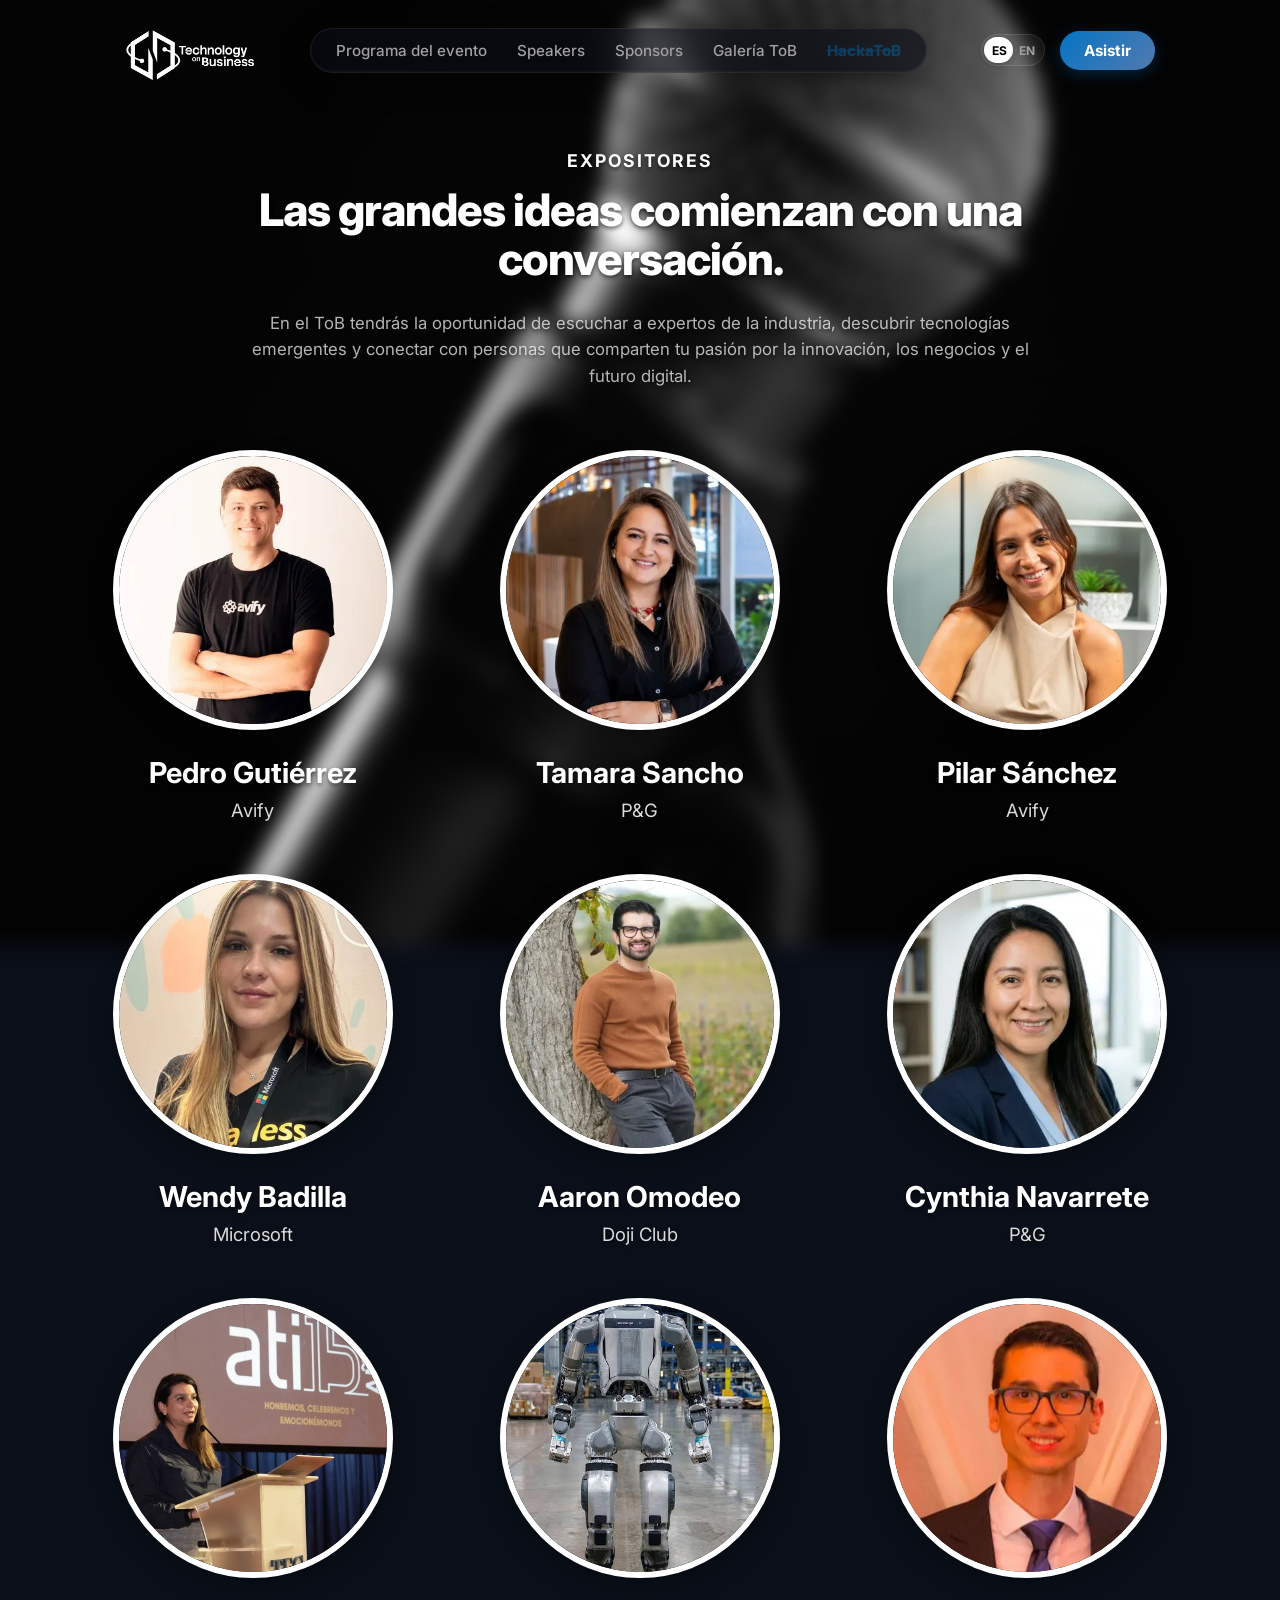
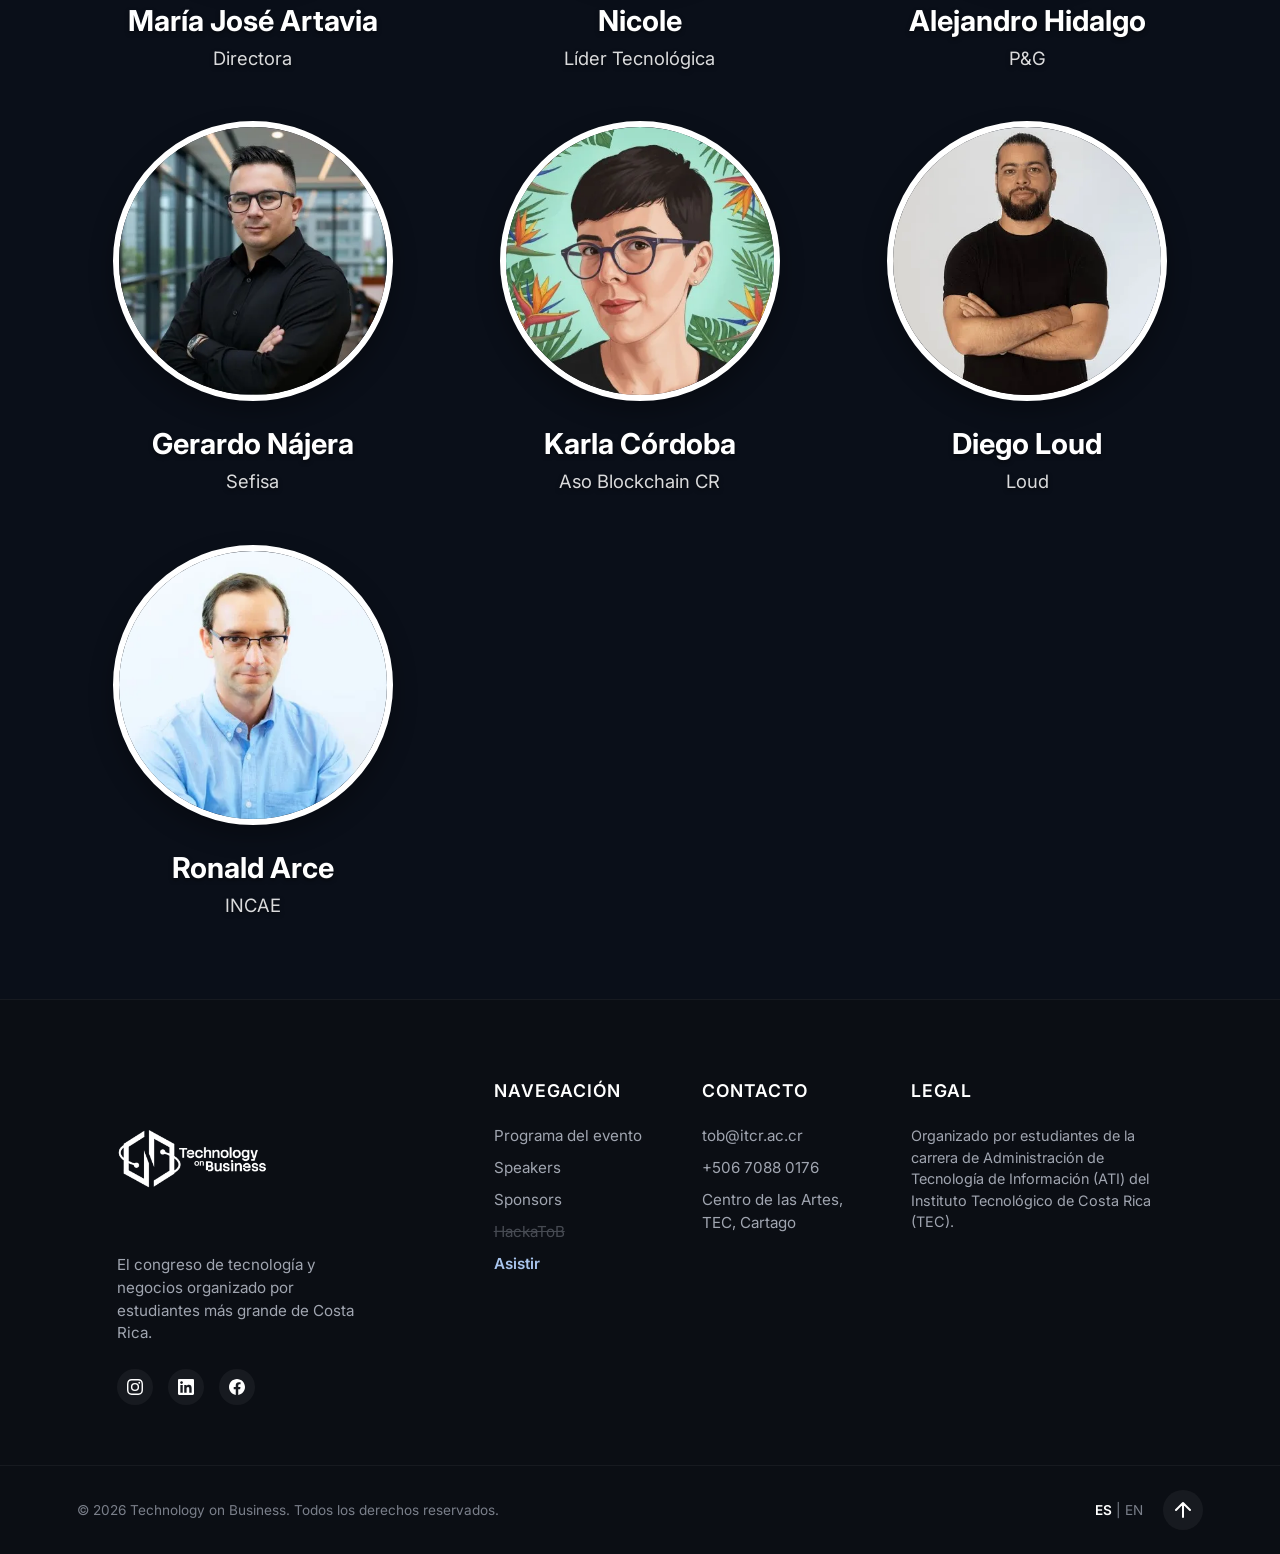
<file: speakers/index.html>
<!DOCTYPE html>
<html lang="es">

<head>
    <meta charset="UTF-8">
    <meta name="viewport" content="width=device-width, initial-scale=1.0">
    <title>ToB - Speakers</title>
    <link rel="icon" type="image/webp" href="../imagenes/Miniatura/Miniatura.webp">
    <link rel="stylesheet" href="../main/style.css?v=2">
    <link rel="stylesheet" href="style.css">
</head>

<body>

    <!-- Pantalla de Carga -->
    <div id="loader-wrapper" class="loader-wrapper">
        <img src="../imagenes/IsotipoColor.webp" alt="Cargando ToB..." class="loader-logo" width="4096" height="4096">
    </div>

    <!-- Navbar -->
    <nav class="navbar" id="navbar">
        <!-- Izquierda -->
        <div class="navbar-left">
            <a href="../main/index.html" class="logo-link">
                <img src="../imagenes/LogoTob.webp" alt="Logo ToB" class="logo-img" width="4096" height="4096">
            </a>
        </div>

        <!-- Centro -->
        <div class="navbar-center">
            <div class="nav-item">
                <a href="../programa/index.html" class="nav-link" data-i18n="nav_programa">Programa del evento</a>
                <div class="dropdown-duna">
                    <div class="dropdown-content">
                        <h4 data-i18n="nav_prog_title">Agenda completa</h4>
                        <p data-i18n="nav_prog_desc">Descubre todas las charlas y talleres del ToB.</p>
                    </div>
                </div>
            </div>
            <div class="nav-item">
                <a href="../speakers/index.html" class="nav-link active" data-i18n="nav_speakers">Speakers</a>
                <div class="dropdown-duna">
                    <div class="dropdown-content">
                        <h4 data-i18n="nav_speak_title">Nuestros Ponentes</h4>
                        <p data-i18n="nav_speak_desc">Conoce a los expertos que liderarán el evento.</p>
                    </div>
                </div>
            </div>
            <div class="nav-item">
                <a href="../main/index.html#sponsors" class="nav-link" data-i18n="nav_sponsors">Sponsors</a>
                <div class="dropdown-duna">
                    <div class="dropdown-content">
                        <h4 data-i18n="nav_spon_title">Nuestros Aliados</h4>
                        <p data-i18n="nav_spon_desc">Empresas que hacen posible este evento.</p>
                    </div>
                </div>
            </div>
            <div class="nav-item">
                <a href="../galeria/index.html" class="nav-link" data-i18n="nav_gallery">Galería ToB</a>
                <div class="dropdown-duna">
                    <div class="dropdown-content">
                        <h4 data-i18n="nav_gallery_title">Muy pronto...</h4>
                        <p data-i18n="nav_gallery_desc">Revive los mejores momentos.</p>
                    </div>
                </div>
            </div>
            <div class="nav-item">
                <a href="../main/index.html#hackatob" class="nav-link highlight-link disabled-link" data-i18n="nav_hackatob">HackaToB</a>
                <div class="dropdown-duna">
                    <div class="dropdown-content">
                        <h4 data-i18n="nav_hack_title">Hackathon ToB</h4>
                        <p data-i18n="nav_hack_desc">Muy pronto nuevas noticias.</p>
                    </div>
                </div>
            </div>
        </div>

        <!-- Derecha -->
        <div class="navbar-right">
            <div class="lang-selector" id="langToggle" data-lang="ES">
                <span class="lang-text active">ES</span>
                <span class="lang-text">EN</span>
                <div class="lang-slider"></div>
            </div>
            <a href="https://luma.com/ak4bt58b" target="_blank" class="btn btn-primary"
                data-i18n="nav_asistir">Asistir</a>

            <!-- Hamburger Menu Toggle (Mobile) -->
            <button class="menu-toggle" id="menuToggle" aria-label="Menú">
                <span class="hamburger"></span>
            </button>
        </div>
    </nav>

    <!-- Menú Móvil -->
    <div class="mobile-nav" id="mobileNav">
        <a href="../programa/index.html" class="mobile-link" data-i18n="nav_programa">Programa del evento</a>
        <a href="../speakers/index.html" class="mobile-link" data-i18n="nav_speakers">Speakers</a>
        <a href="../main/index.html#sponsors" class="mobile-link" data-i18n="nav_sponsors">Sponsors</a>
        <a href="../main/index.html#hackatob" class="mobile-link highlight-link disabled-link" data-i18n="nav_hackatob">HackaToB</a>
        <div class="mobile-actions">
            <div class="lang-selector" id="langToggleMobile" data-lang="ES">
                <span class="lang-text active">ES</span>
                <span class="lang-text">EN</span>
                <div class="lang-slider"></div>
            </div>
            <a href="https://luma.com/home" target="_blank" class="btn btn-primary" data-i18n="nav_asistir">Asistir</a>
        </div>
    </div>

    

    

    

    

    

    

    

    <!-- Speakers / Expositores -->
    <section id="speakers" class="speakers-section">
        <div class="speakers-header">
            <span class="speakers-label" data-i18n="speak_label">Expositores</span>
            <h2 class="speakers-title" data-i18n="speak_title">Las grandes ideas comienzan con una conversación.</h2>
            <p class="speakers-description" data-i18n="speak_desc">En el ToB tendrás la oportunidad de escuchar a expertos de la industria,
                descubrir tecnologías emergentes y conectar con personas que comparten tu pasión por la innovación, los
                negocios y el futuro digital.</p>
        </div>

        <div class="speakers-grid" id="speakersGrid" data-show-all="true">
            <!-- Las tarjetas de los speakers se inyectarán aquí vía JS -->
        </div>

        
    </section>

    

    <!-- Star Trail Canvas (Efecto Global) -->
    <canvas id="globalStarCanvas" class="global-star-canvas" aria-hidden="true"></canvas>

    <!-- Footer -->
    <footer class="site-footer">
        <div class="footer-container">
            <!-- Marca -->
            <div class="footer-col footer-col-brand">
                <img src="../imagenes/LogoTob.webp" alt="ToB Logo" class="footer-logo" width="4096" height="4096">
                <p class="footer-desc" data-i18n="footer_desc">El congreso de tecnología y negocios organizado por estudiantes más grande de Costa Rica.</p>
                <div class="footer-social">
                    <a href="https://www.instagram.com/tob.tec/" target="_blank" class="social-link-footer" aria-label="Instagram">
                        <svg viewBox="0 0 24 24"><path d="M12 2.163c3.204 0 3.584.012 4.85.07 3.252.148 4.771 1.691 4.919 4.919.058 1.265.069 1.645.069 4.849 0 3.205-.012 3.584-.069 4.849-.149 3.225-1.664 4.771-4.919 4.919-1.266.058-1.644.07-4.85.07-3.204 0-3.584-.012-4.849-.07-3.26-.149-4.771-1.699-4.919-4.92-.058-1.265-.07-1.644-.07-4.849 0-3.204.013-3.583.07-4.849.149-3.227 1.664-4.771 4.919-4.919 1.266-.057 1.645-.069 4.849-.069zM12 0C8.741 0 8.333.014 7.053.072 2.695.272.273 2.69.073 7.052.014 8.333 0 8.741 0 12c0 3.259.014 3.668.072 4.948.2 4.358 2.618 6.78 6.98 6.98C8.333 23.986 8.741 24 12 24c3.259 0 3.668-.014 4.948-.072 4.354-.2 6.782-2.618 6.979-6.98.059-1.28.073-1.689.073-4.948 0-3.259-.014-3.667-.072-4.947-.196-4.354-2.617-6.78-6.979-6.98C15.668.014 15.259 0 12 0zm0 5.838a6.162 6.162 0 100 12.324 6.162 6.162 0 000-12.324zM12 16a4 4 0 110-8 4 4 0 010 8zm6.406-11.845a1.44 1.44 0 100 2.881 1.44 1.44 0 000-2.881z"/></svg>
                    </a>
                    <a href="https://www.linkedin.com/company/technology-on-business/home/" target="_blank" class="social-link-footer" aria-label="LinkedIn">
                        <svg viewBox="0 0 24 24"><path d="M20.447 20.452h-3.554v-5.569c0-1.328-.027-3.037-1.852-3.037-1.853 0-2.136 1.445-2.136 2.939v5.667H9.351V9h3.414v1.561h.046c.477-.9 1.637-1.85 3.37-1.85 3.601 0 4.267 2.37 4.267 5.455v6.286zM5.337 7.433c-1.144 0-2.063-.926-2.063-2.065 0-1.138.92-2.063 2.063-2.063 1.14 0 2.064.925 2.064 2.063 0 1.139-.925 2.065-2.064 2.065zm1.782 13.019H3.555V9h3.564v11.452zM22.225 0H1.771C.792 0 0 .774 0 1.729v20.542C0 23.227.792 24 1.771 24h20.451C23.2 24 24 23.227 24 22.271V1.729C24 .774 23.2 0 22.222 0h.003z"/></svg>
                    </a>
                    <a href="https://www.facebook.com/CongresoTOB" target="_blank" class="social-link-footer" aria-label="Facebook">
                        <svg viewBox="0 0 24 24"><path d="M24 12.073c0-6.627-5.373-12-12-12s-12 5.373-12 12c0 5.99 4.388 10.954 10.125 11.854v-8.385H7.078v-3.469h3.047V9.43c0-3.007 1.792-4.669 4.533-4.669 1.312 0 2.686.235 2.686.235v2.953H15.83c-1.491 0-1.956.925-1.956 1.874v2.25h3.328l-.532 3.469h-2.796v8.385C19.612 23.027 24 18.062 24 12.073z"/></svg>
                    </a>
                </div>
            </div>

            <!-- Navegación -->
            <div class="footer-col">
                <h4 class="footer-title" data-i18n="footer_nav">Navegación</h4>
                <ul class="footer-links">
                    <li><a href="../main/index.html#programa" data-i18n="nav_programa">Programa del evento</a></li>
                    <li><a href="#speakers" data-i18n="nav_speakers">Speakers</a></li>
                    <li><a href="../main/index.html#sponsors" data-i18n="nav_sponsors">Sponsors</a></li>
                    <li><a href="../main/index.html#hackatob" class="disabled-link" data-i18n="nav_hackatob">HackaToB</a></li>
                    <li><a href="https://luma.com/home" target="_blank" class="footer-highlight-link" data-i18n="nav_asistir">Asistir</a></li>
                </ul>
            </div>

            <!-- Contacto -->
            <div class="footer-col">
                <h4 class="footer-title" data-i18n="footer_contact">Contacto</h4>
                <ul class="footer-links">
                    <li><a href="mailto:tob@itcr.ac.cr">tob@itcr.ac.cr</a></li>
                    <li><a href="tel:+50670880176">+506 7088 0176</a></li>
                    <li class="footer-address" data-i18n="footer_address">Centro de las Artes,<br>TEC, Cartago</li>
                </ul>
            </div>

            <!-- Legal / Organización -->
            <div class="footer-col">
                <h4 class="footer-title" data-i18n="footer_legal">Legal</h4>
                <p class="footer-org" data-i18n="footer_org">Organizado por estudiantes de la carrera de Administración de Tecnología de Información (ATI) del Instituto Tecnológico de Costa Rica (TEC).</p>

            </div>
        </div>

        <!-- Bottom bar -->
        <div class="footer-bottom">
            <div class="footer-bottom-content">
                <p class="footer-copy" data-i18n="footer_copy">&copy; 2026 Technology on Business. Todos los derechos reservados.</p>
                <div class="footer-bottom-actions">
                    <div class="footer-lang-selector">
                        <span class="lang-active">ES</span> | <a href="#">EN</a>
                    </div>
                    <button class="scroll-top-btn" id="scrollTopBtn" aria-label="Volver arriba">
                        <svg viewBox="0 0 24 24" width="24" height="24" fill="none" stroke="currentColor" stroke-width="2" stroke-linecap="round" stroke-linejoin="round"><path d="M12 19V5M5 12l7-7 7 7"/></svg>
                    </button>
                </div>
            </div>
        </div>
    </footer>

    <!-- Modal de Error del Sistema -->
    <div class="sys-modal-overlay" id="sysErrorModal">
        <div class="sys-modal">
            <div class="sys-modal-icon">⚠️</div>
            <div class="sys-modal-content">
                <p data-i18n="modal_text">Error al cerrar: El ToB 2026 es inevitable.</p>
            </div>
            <button class="sys-modal-btn" id="sysErrorCloseBtn" data-i18n="modal_btn">Aceptar</button>
        </div>
    </div>
    <script src="../main/lang.js"></script>
    <script src="script.js"></script>
</body>

</html>
</file>
<file: main/style.css>
/* Importando fuentes base modernas como fallback (Inter/Outfit) y definiendo las deseadas */
@import url('https://fonts.googleapis.com/css2?family=Inter:wght@400;500;600;700&family=Space+Mono:wght@400;700&display=swap');

:root {
    /* Paleta Sapphire nightfall whisper */
    --color-primary: #0474C4;
    --color-primary-dark: #06457F;
    --color-secondary: #5379AE;
    --color-accent: #A8C4EC;
    --color-dark-teal: #2C444C;
    --color-background: #0A0F19;
    /* Fondo oscuro del body */

    /* Variables adicionales */
    --color-text: #ffffff;
    --color-nav-text: #2C444C;
    /* Texto oscuro para el nav blanco */
    --glass-bg: rgba(255, 255, 255, 0.98);
    /* Fondo blanco del nav */
    --nav-shadow: 0 10px 30px rgba(0, 0, 0, 0.15);

    /* Tipografía */
    --font-main: 'Google Sans Flex', 'Inter', sans-serif;
    --font-tech: 'Geist Pixel', 'Space Mono', monospace;
}

* {
    margin: 0;
    padding: 0;
    box-sizing: border-box;
}

body {
    background: linear-gradient(rgba(10, 14, 23, 0.85), rgba(10, 14, 23, 0.95)), url('../imagenes/FondoHero.webp') center/cover fixed no-repeat;
    background-color: var(--color-background);
    /* Fallback */
    color: var(--color-text);
    font-family: var(--font-main);
    min-height: 200vh;
}

/* Pantalla De Carga (Loader) */
.loader-wrapper {
    position: fixed;
    top: 0;
    left: 0;
    width: 100%;
    height: 100%;
    background: var(--color-background);
    display: flex;
    justify-content: center;
    align-items: center;
    z-index: 9999;
    transition: opacity 0.6s ease, visibility 0.6s ease;
    opacity: 1;
    visibility: visible;
}

.loader-logo {
    width: 120px;
    height: auto;
    animation: spin 1.2s linear infinite;
}

@keyframes spin {
    from {
        transform: rotate(0deg);
    }

    to {
        transform: rotate(360deg);
    }
}

.loader-wrapper.loader-hidden {
    opacity: 0;
    visibility: hidden;
    pointer-events: none;
}

/* Navbar (Estilo Pastilla Blanca Flotante) */

.navbar {
    position: fixed;
    top: 15px;
    left: 50%;
    transform: translateX(-50%);
    width: 95%;
    max-width: 1050px;
    height: 70px;
    display: flex;
    justify-content: space-between;
    align-items: center;
    padding: 0 10px;
    z-index: 1000;
    background: transparent;
    border-radius: 0;
    transition: all 0.4s ease;
}

/* Navbar con fondo al salir del hero */
.navbar.scrolled {
    top: 0;
    width: 100%;
    max-width: 100%;
    background: rgba(10, 14, 23, 0.85);
    backdrop-filter: blur(20px);
    -webkit-backdrop-filter: blur(20px);
    border-bottom: 1px solid rgba(255, 255, 255, 0.08);
    box-shadow: 0 4px 30px rgba(0, 0, 0, 0.4);
    border-radius: 0;
    padding: 0 30px;
}

/* IZQUIERDA */
.navbar-left {
    display: flex;
    align-items: center;
}

.logo-link {
    display: flex;
    align-items: center;
    text-decoration: none;
    gap: 10px;
}

/* Seccion: Footer */
.site-footer {
    background-color: #010204;
    /* Color distinto al navy del resto del sitio */
    color: #a0a5b0;
    padding: 80px 0 0 0;
    font-family: var(--font-primary);
    border-top: 1px solid rgba(255, 255, 255, 0.05);
}

.footer-container {
    max-width: 1200px;
    margin: 0 auto;
    padding: 0 6%;
    display: grid;
    grid-template-columns: 2fr 1fr 1fr 1.5fr;
    gap: 40px;
}

.footer-col-brand .footer-logo {
    width: 150px;
    height: auto;
    margin-bottom: 20px;
}

.footer-desc {
    font-size: 0.95rem;
    line-height: 1.5;
    margin-bottom: 24px;
    max-width: 250px;
}

.footer-social {
    display: flex;
    gap: 15px;
}

.social-link-footer {
    display: flex;
    align-items: center;
    justify-content: center;
    width: 36px;
    height: 36px;
    border-radius: 50%;
    background-color: rgba(255, 255, 255, 0.05);
    transition: all 0.3s ease;
}

.social-link-footer svg {
    width: 16px;
    height: 16px;
    fill: #ffffff;
    transition: fill 0.3s ease;
}

.social-link-footer:hover {
    background-color: var(--color-accent);
    transform: translateY(-3px);
}

.footer-title {
    color: #ffffff;
    font-size: 1.1rem;
    font-weight: 600;
    margin-bottom: 24px;
    text-transform: uppercase;
    letter-spacing: 1px;
}

.footer-links {
    list-style: none;
    padding: 0;
    margin: 0;
    display: flex;
    flex-direction: column;
    gap: 12px;
}

.footer-links a {
    color: #a0a5b0;
    text-decoration: none;
    transition: color 0.3s ease;
    font-size: 0.95rem;
}

.footer-links a:hover {
    color: var(--color-accent);
}

.footer-highlight-link {
    color: var(--color-accent) !important;
    font-weight: 600;
}

.footer-address {
    font-size: 0.95rem;
    line-height: 1.5;
}

.footer-org {
    font-size: 0.9rem;
    line-height: 1.5;
    margin-bottom: 20px;
}

.footer-legal {
    gap: 8px;
}

.footer-legal a {
    font-size: 0.85rem;
    text-decoration: underline;
}

.footer-bottom {
    border-top: 1px solid rgba(255, 255, 255, 0.05);
    margin-top: 60px;
    padding: 24px 6%;
}

.footer-bottom-content {
    max-width: 1200px;
    margin: 0 auto;
    display: flex;
    justify-content: space-between;
    align-items: center;
    flex-wrap: wrap;
    gap: 20px;
}

.footer-copy {
    font-size: 0.85rem;
    color: #7a7f8a;
}

.footer-bottom-actions {
    display: flex;
    align-items: center;
    gap: 20px;
}

.footer-lang-selector {
    font-size: 0.85rem;
    color: #7a7f8a;
}

.footer-lang-selector a {
    color: #7a7f8a;
    text-decoration: none;
    transition: color 0.3s ease;
}

.footer-lang-selector a:hover {
    color: #ffffff;
}

.lang-active {
    color: #ffffff;
    font-weight: 600;
}

.scroll-top-btn {
    background-color: rgba(255, 255, 255, 0.05);
    border: none;
    width: 40px;
    height: 40px;
    border-radius: 50%;
    color: #ffffff;
    cursor: pointer;
    display: flex;
    align-items: center;
    justify-content: center;
    transition: all 0.3s ease;
}

.scroll-top-btn:hover {
    background-color: var(--color-accent);
    transform: translateY(-3px);
}

@media (max-width: 900px) {
    .footer-container {
        grid-template-columns: repeat(2, 1fr);
    }
}

@media (max-width: 640px) {
    .footer-container {
        grid-template-columns: 1fr;
        text-align: center;
        gap: 32px;
    }

    .footer-col-brand .footer-logo,
    .footer-desc {
        margin-left: auto;
        margin-right: auto;
    }

    .footer-social {
        justify-content: center;
    }

    .footer-bottom-content {
        flex-direction: column;
        justify-content: center;
        text-align: center;
    }
}

.logo-img {
    height: 130px;
    width: auto;
    object-fit: contain;
    margin-top: 4px;
}


/* CENTRO (Ahora con forma de pastilla y efecto glassmorphism oscuro) */
.navbar-center {
    display: flex;
    gap: 30px;
    align-items: center;
    height: 45px;
    background: rgba(10, 14, 23, 0.6);
    /* Fondo oscuro semitransparente */
    border: 1px solid rgba(255, 255, 255, 0.08);
    border-radius: 50px;
    padding: 0 25px;
    backdrop-filter: blur(24px);
    /* Fuerte desenfoque para el efecto de luz */
    -webkit-backdrop-filter: blur(24px);
    box-shadow: inset 0 -1px 2px rgba(255, 255, 255, 0.05), 0 8px 32px rgba(0, 0, 0, 0.3);
}

.nav-item {
    position: relative;
    height: 100%;
    display: flex;
    align-items: center;
}

.nav-link {
    text-decoration: none;
    color: #a0a0a0;
    font-size: 0.95rem;
    font-weight: 500;
    transition: color 0.3s ease;
    padding: 10px 0;
}

.nav-item:hover .nav-link {
    color: #ffffff;
}

/* Enlace Destacado (HackaToB) */
.nav-link.highlight-link,
.mobile-link.highlight-link {
    color: var(--color-primary);
    font-weight: 800;
}

.nav-link.highlight-link:hover,
.mobile-link.highlight-link:hover {
    color: var(--color-primary-dark);
}

.disabled-link {
    pointer-events: none !important;
    opacity: 0.4 !important;
    cursor: not-allowed !important;
    text-decoration: line-through !important;
}

/* Dropdown estilo "Duna" (Ajustado al nuevo diseño) */
.dropdown-duna {
    position: absolute;
    top: 80px;
    /* Justo debajo del navbar con margen */
    left: 50%;
    transform: translateX(-50%) translateY(10px);
    background: #ffffff;
    /* Dropdown blanco para combinar con el nav */
    border-radius: 16px;
    padding: 20px;
    width: max-content;
    min-width: 220px;
    opacity: 0;
    visibility: hidden;
    transition: all 0.3s cubic-bezier(0.16, 1, 0.3, 1);
    box-shadow: 0 15px 40px rgba(0, 0, 0, 0.2);
    border: 1px solid rgba(0, 0, 0, 0.05);
}

/* Flechita para el dropdown */
.dropdown-duna::before {
    content: '';
    position: absolute;
    top: -6px;
    left: 50%;
    transform: translateX(-50%) rotate(45deg);
    width: 12px;
    height: 12px;
    background: #ffffff;
    border-left: 1px solid rgba(0, 0, 0, 0.05);
    border-top: 1px solid rgba(0, 0, 0, 0.05);
}

.nav-item:hover .dropdown-duna {
    opacity: 1;
    visibility: visible;
    transform: translateX(-50%) translateY(0);
}

.dropdown-content h4 {
    color: var(--color-primary-dark);
    font-size: 1rem;
    margin-bottom: 6px;
    font-weight: 700;
}

.dropdown-content p {
    color: #666;
    font-size: 0.85rem;
    line-height: 1.4;
}

/* DERECHA */
.navbar-right {
    display: flex;
    align-items: center;
    gap: 15px;
}

/* Selector de Idioma tipo switch */
.lang-selector {
    position: relative;
    display: flex;
    align-items: center;
    background-color: rgba(255, 255, 255, 0.05);
    border: 1px solid rgba(255, 255, 255, 0.1);
    border-radius: 20px;
    padding: 3px;
    width: 64px;
    height: 32px;
    cursor: pointer;
    justify-content: space-between;
}

.lang-text {
    font-family: var(--font-main);
    font-size: 0.75rem;
    font-weight: 700;
    color: #a0a0a0;
    z-index: 2;
    width: 50%;
    text-align: center;
    transition: color 0.3s;
    user-select: none;
    display: block;
}

.lang-text.active {
    color: #000;
}

.lang-slider {
    position: absolute;
    top: 2px;
    left: 2px;
    width: 29px;
    height: 26px;
    background: #ffffff;
    border-radius: 16px;
    box-shadow: 0 2px 5px rgba(0, 0, 0, 0.2);
    transition: transform 0.3s cubic-bezier(0.25, 0.8, 0.25, 1);
    z-index: 1;
}

.lang-selector[data-lang="EN"] .lang-slider {
    transform: translateX(29px);
}

/* Botones */
.btn {
    text-decoration: none;
    padding: 10px 24px;
    border-radius: 30px;
    font-size: 0.95rem;
    font-weight: 700;
    transition: all 0.3s ease;
    cursor: pointer;
}

/* Patrocinar: Mismo estilo pastilla, diferente tonalidad (más suave) */
.btn-secondary {
    background: linear-gradient(135deg, var(--color-accent), var(--color-secondary));
    color: #fff;
    box-shadow: 0 4px 15px rgba(168, 196, 236, 0.3);
}

.btn-secondary:hover {
    box-shadow: 0 6px 20px rgba(168, 196, 236, 0.5);
    transform: translateY(-2px);
    background: linear-gradient(135deg, var(--color-secondary), var(--color-accent));
}

/* Botón Principal (Gradiente llamativo como en la imagen, pero con nuestra paleta) */
.btn-primary {
    background: linear-gradient(135deg, var(--color-primary), var(--color-secondary));
    color: #fff;
    box-shadow: 0 4px 15px rgba(4, 116, 196, 0.3);
}

.btn-primary:hover {
    box-shadow: 0 6px 20px rgba(4, 116, 196, 0.5);
    transform: translateY(-2px);
    background: linear-gradient(135deg, var(--color-primary-dark), var(--color-primary));
}


/* Hamburger Menu & Responsive */
.menu-toggle {
    display: none;
    background: rgba(255, 255, 255, 0.04);
    border: 1px solid rgba(255, 255, 255, 0.05);
    border-radius: 50%;
    cursor: pointer;
    width: 44px;
    height: 44px;
    position: relative;
    z-index: 1001;
}

.hamburger,
.hamburger::before,
.hamburger::after {
    display: block;
    width: 20px;
    height: 2px;
    background-color: #ffffff;
    /* Hamburguesa blanca */
    position: absolute;
    left: 11px;
    transition: all 0.3s ease;
    border-radius: 2px;
}

.hamburger {
    top: 20px;
}

.hamburger::before {
    content: '';
    top: -7px;
    left: 0;
}

.hamburger::after {
    content: '';
    top: 7px;
    left: 0;
}

/* Estado activo de hamburguesa (X) */
.menu-toggle.active .hamburger {
    background-color: transparent;
}

.menu-toggle.active .hamburger::before {
    transform: translateY(7px) rotate(45deg);
}

.menu-toggle.active .hamburger::after {
    transform: translateY(-7px) rotate(-45deg);
}

/* Menú Móvil */
.mobile-nav {
    position: fixed;
    top: 100px;
    left: 50%;
    transform: translateX(-50%) translateY(-20px);
    width: 90%;
    max-width: 400px;
    background: var(--glass-bg);
    border-radius: 24px;
    padding: 25px;
    display: flex;
    flex-direction: column;
    gap: 15px;
    box-shadow: 0 15px 40px rgba(0, 0, 0, 0.2);
    opacity: 0;
    visibility: hidden;
    transition: all 0.3s cubic-bezier(0.16, 1, 0.3, 1);
    z-index: 999;
}

.mobile-nav.open {
    opacity: 1;
    visibility: visible;
    transform: translateX(-50%) translateY(0);
}

.mobile-link {
    text-decoration: none;
    color: var(--color-nav-text);
    font-size: 1.1rem;
    font-weight: 700;
    padding: 12px;
    text-align: center;
    border-bottom: 1px solid rgba(0, 0, 0, 0.05);
    transition: color 0.3s;
}

.mobile-link:hover {
    color: var(--color-primary);
}

.mobile-actions {
    display: flex;
    flex-direction: column;
    align-items: center;
    gap: 20px;
    margin-top: 10px;
}

@media (max-width: 980px) {
    .navbar {
        height: 70px;
        padding: 0 15px;
    }

    .navbar-center,
    .navbar-right .btn-primary {
        display: none;
    }

    .menu-toggle {
        display: flex;
        align-items: center;
        justify-content: center;
    }
}

/* Hero Section */
.hero {
    display: grid;
    grid-template-columns: 1fr 1fr;
    min-height: 100vh;
    padding: 120px 5% 50px 10%;
    /* Espacio arriba para el navbar */
    align-items: center;
    gap: 40px;
    overflow: hidden;
    position: relative;
    background: transparent;
}

/* ★ STAR TRAIL CANVAS — eliminar este bloque para desactivar el efecto ★ */
#heroStarCanvas {
    position: absolute;
    top: 0;
    left: 0;
    width: 100%;
    height: 100%;
    z-index: 2;
    /* Sobre el fondo, bajo el contenido (z-index: 10) */
    pointer-events: none;
    display: block;
}

/* --- LADO IZQUIERDO: CONTENIDO --- */
.hero-content {
    display: flex;
    flex-direction: column;
    gap: 15px;
    z-index: 10;
}

/* Estilo Original De "Pastilla" (Comentado Por Si Se Desea Regresar A Él) ===
.Hero-Badge {
    Display: Inline-Flex;
    Align-Items: Center;
    Background: Rgba(83, 121, 174, 0.15);
    Border: 1Px Solid Rgba(83, 121, 174, 0.3);
    Padding: 8Px 16Px;
    Border-Radius: 50Px;
    Font-Size: 0.9Rem;
    Font-Weight: 600;
    Color: Var(--Color-Accent);
    Margin-Bottom: 20Px;
    Backdrop-Filter: Blur(5Px);
}

.Badge-Icon {
    Margin-Right: 8Px;
    Font-Size: 1.1Rem;
}
*/

/* === Nuevo Estilo Sin Pastilla */
.hero-badge {
    display: inline-flex;
    align-items: center;
    margin-bottom: 20px;
}

.badge-icon {
    margin-right: 12px;
    font-size: 1.8rem;
    color: var(--color-primary);
    /* Color vibrante para la estrella */
    font-weight: 300;
    line-height: 1;
}

.badge-text {
    font-size: 1.1rem;
    font-weight: 600;
    color: #fff;
    letter-spacing: 1px;
}

.badge-dot {
    width: 8px;
    height: 8px;
    border-radius: 50%;
    background-color: var(--color-accent);
}

.hero-title {
    font-size: clamp(5rem, 8vw, 8rem);
    font-weight: 800;
    line-height: 1.1;
    color: #ffffff;
    letter-spacing: -1px;
}

.hero-subtitle {
    font-size: clamp(1.5rem, 2vw, 2rem);
    font-weight: 600;
    color: var(--color-primary);
    margin-top: -15px;
}

/* Eyebrow sobre el título — ocultar con display:none si no convence */
.hero-eyebrow {
    font-size: 1.25rem;
    font-weight: 700;
    letter-spacing: 3px;
    color: rgba(255, 255, 255, 0.45);
    text-transform: uppercase;
    margin-bottom: 2px;
}

.hero-rotator {
    height: 4rem;
    /* Mayor altura para evitar cortes en las letras */
    overflow: hidden;
    position: relative;
    margin-bottom: 20px;
    width: 100%;
}

.rotator-phrase {
    display: block;
    font-size: 2.20rem;
    font-weight: 700;
    line-height: 1.3;
    color: #ffffff;
    position: absolute;
    left: 0;
    width: 100%;
    padding: 10px 0;
    /* Espaciado extra arriba y abajo */
    opacity: 0;
    transform: translateY(-110%);
}

.rotator-phrase.entering {
    animation: phrase-enter 0.45s cubic-bezier(0.22, 1, 0.36, 1) forwards;
}

.rotator-phrase.leaving {
    animation: phrase-leave 0.4s cubic-bezier(0.55, 0, 1, 0.45) forwards;
}

@keyframes phrase-enter {
    from {
        transform: translateY(-110%);
        opacity: 0;
    }

    to {
        transform: translateY(0);
        opacity: 1;
    }
}

@keyframes phrase-leave {
    from {
        transform: translateY(0);
        opacity: 1;
    }

    to {
        transform: translateY(110%);
        opacity: 0;
    }
}

.text-cyan {
    color: #21d0ff;
}

.text-white {
    color: #ffffff;
}

.font-bold {
    font-weight: 800;
}

.underline-text {
    text-decoration: underline;
    text-decoration-color: rgba(33, 208, 255, 0.5);
    text-underline-offset: 4px;
}

/* Info Box */
.hero-info-box {
    display: flex;
    align-items: center;
    gap: 20px;
    margin: 5px 0;
}

.info-date {
    font-size: 1.2rem;
    font-weight: 700;
    color: #fff;
    line-height: 1.2;
    white-space: nowrap;
}

.info-divider {
    width: 2px;
    height: 40px;
    background-color: rgba(255, 255, 255, 0.2);
}

.info-org {
    font-size: 1.2rem;
    font-weight: 700;
    color: #fff;
    line-height: 1.2;
}

/* Contador */
.hero-countdown {
    display: flex;
    gap: 15px;
    margin-top: 5px;
}

.time-box {
    display: flex;
    flex-direction: column;
    align-items: center;
    background: rgba(255, 255, 255, 0.05);
    border: 1px solid rgba(255, 255, 255, 0.1);
    border-radius: 12px;
    padding: 15px;
    min-width: 80px;
}

.time-value {
    font-family: var(--font-tech);
    font-size: 2rem;
    font-weight: 700;
    color: #ffffff;
}

.time-label {
    font-size: 0.7rem;
    color: var(--color-accent);
    font-weight: 700;
    letter-spacing: 1px;
    margin-top: 5px;
}

.btn-large {
    padding: 15px 35px;
    font-size: 1.1rem;
    display: inline-block;
}

/* --- LADO DERECHO: SISTEMA SOLAR --- */
.hero-visual {
    position: relative;
    width: 100%;
    height: 600px;
    display: flex;
    justify-content: center;
    align-items: center;
    perspective: 1000px;
    /* Para efecto 3D */
}

.solar-system {
    position: relative;
    width: 500px;
    height: 500px;
    display: flex;
    justify-content: center;
    align-items: center;
    transform-style: preserve-3d;
    transition: transform 0.1s ease-out;
    /* Para el parallax del mouse */
}

/* Logo Central */
.sun {
    position: absolute;
    width: 120px;
    height: 120px;
    z-index: 10;
    display: flex;
    justify-content: center;
    align-items: center;
    cursor: pointer;
    transition: transform 1s cubic-bezier(0.25, 1, 0.5, 1);
}

.sun-img {
    width: 100%;
    height: 100%;
    object-fit: contain;
    filter: drop-shadow(0 0 20px rgba(4, 116, 196, 0.5));
}

/* Animación de Moneda (Click en logo) */
.coin-spin {
    transform: rotateY(720deg) scale(1.1);
    /* 2 vueltas completas arrastradas */
}

/* Órbitas */
.orbit {
    position: absolute;
    border: 1px dashed rgba(83, 121, 174, 0.3);
    border-radius: 50%;
    top: 50%;
    left: 50%;
    transform: translate(-50%, -50%);
    animation: orbit-spin linear infinite;
    pointer-events: none;
    /* Dejar pasar los clicks a los elementos internos */
}

/* Lunas / Puntos Celestes en las órbitas */
.moon {
    position: absolute;
    width: 6px;
    height: 6px;
    background-color: #21d0ff;
    /* Color celeste brillante tipo neón */
    border-radius: 50%;
    box-shadow: 0 0 10px #21d0ff, 0 0 20px #21d0ff;
    transform: translate(-50%, -50%);
    /* Centrar exactamente en la línea de la órbita */
    pointer-events: none;
}

.moon.moon-large {
    width: 10px;
    height: 10px;
    box-shadow: 0 0 15px #21d0ff, 0 0 30px #21d0ff;
}

/* Planetas (Palabras) */
.planet {
    position: absolute;
    top: 0;
    left: 50%;
    transform: translate(-50%, -50%);
    /* El planeta debe contra-rotar para que el texto siempre esté al derecho */
    animation: anti-orbit-spin linear infinite;
    pointer-events: auto;
    /* Para poder hacer click en la palabra */
}

.planet-word {
    display: flex;
    align-items: center;
    gap: 8px;
    background: rgba(4, 116, 196, 0.15);
    border: 1px solid rgba(168, 196, 236, 0.3);
    backdrop-filter: blur(4px);
    padding: 6px 16px;
    border-radius: 20px;
    color: #fff;
    font-family: var(--font-tech);
    font-size: 0.85rem;
    font-weight: 700;
    letter-spacing: 1px;
    text-transform: uppercase;
    cursor: pointer;
    transition: all 0.3s ease;
    white-space: nowrap;
}

/* Iconos de estrella al lado de las palabras (como en la imagen 2) */
.planet-word::before {
    content: '✦';
    color: var(--color-accent);
}

/* Hover en planetas */
.planet-word:hover {
    background: rgba(4, 116, 196, 0.4);
    border-color: var(--color-accent);
    transform: scale(1.05);
}

/* Interactividad (Clic en planeta) */
.planet.highlighted .planet-word {
    background: var(--color-primary);
    border-color: #fff;
    box-shadow: 0 0 20px var(--color-primary);
    transform: scale(1.1);
}

.orbit.dimmed {
    opacity: 0.2;
}

.sun.dimmed {
    opacity: 0.5;
}

/* Tamaños y Velocidades de las 6 Órbitas */
/* 1. Más cercana */
.orbit-1 {
    width: 220px;
    height: 220px;
    animation-duration: 20s;
}

.orbit-1 .planet {
    animation-duration: 20s;
}

/* 2 */
.orbit-2 {
    width: 300px;
    height: 300px;
    animation-duration: 25s;
    animation-delay: -5s;
}

.orbit-2 .planet {
    animation-duration: 25s;
    animation-delay: -5s;
}

/* 3 */
.orbit-3 {
    width: 380px;
    height: 380px;
    animation-duration: 32s;
    animation-delay: -15s;
}

.orbit-3 .planet {
    animation-duration: 32s;
    animation-delay: -15s;
}

/* 4 */
.orbit-4 {
    width: 460px;
    height: 460px;
    animation-duration: 40s;
    animation-delay: -10s;
}

.orbit-4 .planet {
    animation-duration: 40s;
    animation-delay: -10s;
}

/* 5 */
.orbit-5 {
    width: 540px;
    height: 540px;
    animation-duration: 48s;
    animation-delay: -25s;
}

.orbit-5 .planet {
    animation-duration: 48s;
    animation-delay: -25s;
}

/* 6. Más lejana, más lenta */
.orbit-6 {
    width: 620px;
    height: 620px;
    animation-duration: 55s;
    animation-delay: -40s;
}

.orbit-6 .planet {
    animation-duration: 55s;
    animation-delay: -40s;
}

/* Keyframes de Rotación */
@keyframes orbit-spin {
    from {
        transform: translate(-50%, -50%) rotate(0deg);
    }

    to {
        transform: translate(-50%, -50%) rotate(360deg);
    }
}

/* Contra-rotación para mantener el texto horizontal */
@keyframes anti-orbit-spin {
    from {
        transform: translate(-50%, -50%) rotate(0deg);
    }

    to {
        transform: translate(-50%, -50%) rotate(-360deg);
    }
}

/* Responsivo para el Hero */
@media (max-width: 1100px) {
    .hero {
        grid-template-columns: 1fr;
        padding-top: 150px;
        text-align: center;
    }

    .hero-content {
        align-items: center;
    }

    .hero-slogan {
        margin: 0 auto;
    }

    .hero-visual {
        height: 400px;
        margin-top: 50px;
    }

    .solar-system {
        transform: scale(0.6) !important;
        /* Achicar el sistema solar para pantallas pequeñas */
    }
}

@media (max-width: 640px) {
    .hero {
        padding-top: 100px;
        padding-left: 5%;
        padding-right: 5%;
    }
    .hero-title {
        font-size: clamp(3.5rem, 12vw, 4.5rem);
    }
    .hero-subtitle {
        font-size: clamp(1.2rem, 4vw, 1.5rem);
    }
    .solar-system {
        transform: scale(0.45) !important;
    }
    .hero-visual {
        height: 300px;
    }
}

/* ¿Quiénes Asisten? */

.wa-section {
    width: 100%;
    background: transparent;
    color: #ffffff;
    padding: 140px 0;
}

/* Encabezado */
.wa-header {
    padding: 0 10% 60px;
    border-bottom: 1px solid rgba(255, 255, 255, 0.1);
}

.wa-title {
    font-size: clamp(2.2rem, 4vw, 3.5rem);
    font-weight: 800;
    color: #ffffff;
    letter-spacing: -1px;
    line-height: 1.1;
    text-align: center;
}

/* Grid full-bleed 3x2 */
.wa-grid {
    display: grid;
    grid-template-columns: repeat(3, 1fr);
    /* Líneas de divisor sobre fondo oscuro */
    border-top: 1px solid rgba(255, 255, 255, 0.1);
    border-left: 1px solid rgba(255, 255, 255, 0.1);
}

/* Tarjeta base */
.wa-card {
    position: relative;
    overflow: hidden;
    border-right: 1px solid rgba(255, 255, 255, 0.1);
    border-bottom: 1px solid rgba(255, 255, 255, 0.1);
    cursor: default;
    min-height: 320px;
    display: flex;
    background: transparent;
}

/* ── Capa de imagen de fondo (::before) ──
   Usa la custom property --wa-bg inyectada en el HTML de cada tarjeta.
   PARA CAMBIAR IMAGEN: editar el atributo style="--wa-bg: url('...')" en el HTML */
.wa-card::before {
    content: '';
    position: absolute;
    inset: 0;
    background-image: var(--wa-bg);
    background-size: cover;
    background-position: center;
    opacity: 0;
    transform: scale(1.06);
    transition: opacity 0.4s ease, transform 0.4s ease;
    z-index: 1;
}

/* ── Overlay oscuro (::after) ── */
.wa-card::after {
    content: '';
    position: absolute;
    inset: 0;
    background: linear-gradient(160deg,
            rgba(0, 0, 0, 0.55) 0%,
            rgba(0, 0, 0, 0.35) 100%);
    opacity: 0;
    transition: opacity 0.4s ease;
    z-index: 2;
}

/* Contenido de la tarjeta */
.wa-card-inner {
    position: relative;
    z-index: 3;
    display: flex;
    flex-direction: column;
    justify-content: flex-end;
    padding: 36px 40px;
    width: 100%;
    transition: color 0.4s ease;
}

/* Número de tarjeta */
.wa-card-num {
    font-family: var(--font-tech, monospace);
    font-size: 1.20rem;
    font-weight: 700;
    letter-spacing: 3px;
    color: var(--color-primary, #0474C4);
    margin-bottom: 16px;
    display: block;
    transition: color 0.4s ease;
}

/* Título bold grande */
.wa-card-title {
    font-size: clamp(1.35rem, 2vw, 1.75rem);
    font-weight: 800;
    line-height: 1.15;
    letter-spacing: -0.5px;
    color: #ffffff;
    margin-bottom: 14px;
    transition: color 0.4s ease;
}

/* Descripción */
.wa-card-desc {
    font-size: 0.9rem;
    line-height: 1.6;
    color: rgba(255, 255, 255, 0.6);
    transition: color 0.4s ease;
}

/* ── Estado HOVER ── */
.wa-card:hover::before {
    opacity: 1;
    transform: scale(1);
}

.wa-card:hover::after {
    opacity: 1;
}

.wa-card:hover .wa-card-num,
.wa-card:hover .wa-card-title,
.wa-card:hover .wa-card-desc {
    color: #ffffff;
}

/* ── Responsive ── */
@media (max-width: 1024px) {
    .wa-grid {
        grid-template-columns: repeat(2, 1fr);
    }

    .wa-header {
        padding: 52px 6% 36px;
    }
}

@media (max-width: 640px) {
    .wa-grid {
        grid-template-columns: 1fr;
    }

    .wa-card {
        min-height: 220px;
    }

    .wa-card-inner {
        padding: 28px 24px;
    }

    .wa-header {
        padding: 40px 6% 28px;
    }
}

/* Divider Marquee (Crossed) */

.divider-marquee {
    position: relative;
    width: 100%;
    height: 200px;
    background: var(--color-background);
    overflow: hidden;
    display: flex;
    align-items: center;
    justify-content: center;
}

.marquee-stripe {
    position: absolute;
    width: 110vw;
    /* Más ancho que la pantalla para cubrir la rotación */
    left: -5vw;
    padding: 15px 0;
    box-shadow: 0 5px 25px rgba(0, 0, 0, 0.2);
    z-index: 10;
    border-top: 1px solid rgba(0, 0, 0, 0.1);
    border-bottom: 1px solid rgba(0, 0, 0, 0.1);
}

.marquee-1 {
    transform: rotate(-5deg);
    background: #09095d;
    backdrop-filter: blur(10px);
}

.marquee-2 {
    transform: rotate(5deg);
    background: rgba(4, 116, 196, 0.85);
    backdrop-filter: blur(10px);
    z-index: 9;
    /* Va por debajo de la 1 */
}

.marquee-track {
    display: flex;
    white-space: nowrap;
    width: fit-content;
}

.track-left {
    animation: scroll-left 35s linear infinite;
}

.track-right {
    animation: scroll-right 35s linear infinite;
}

.marquee-text {
    font-family: var(--font-tech);
    font-size: 1.1rem;
    font-weight: 700;
    color: #fff;
    letter-spacing: 2px;
    padding-right: 20px;
    display: inline-block;
}

.marquee-text .text-cyan {
    margin: 0 10px;
    text-shadow: 0 0 10px rgba(33, 208, 255, 0.5);
}

@keyframes scroll-left {
    0% {
        transform: translateX(0);
    }

    100% {
        transform: translateX(-25%);
    }
}

@keyframes scroll-right {
    0% {
        transform: translateX(-25%);
    }

    100% {
        transform: translateX(0);
    }
}

/* Pantalla De Carga */
.loader-wrapper {
    position: fixed;
    top: 0;
    left: 0;
    width: 100vw;
    height: 100vh;
    background-color: var(--color-background);
    display: flex;
    justify-content: center;
    align-items: center;
    z-index: 9999;
    transition: opacity 0.5s ease, visibility 0.5s ease;
}

.loader-logo {
    width: 120px;
    height: auto;
    animation: spin 2s linear infinite;
    filter: drop-shadow(0 0 20px rgba(4, 116, 196, 0.5));
}

@keyframes spin {
    0% {
        transform: rotate(0deg);
    }

    100% {
        transform: rotate(360deg);
    }
}

.loader-hidden {
    opacity: 0;
    visibility: hidden;
    pointer-events: none;
}

/* About Section */
.about-section {
    width: 100%;
    background: var(--color-background);
    padding: 140px 1.5%;
    display: flex;
    justify-content: center;
    align-items: center;
    box-sizing: border-box;
}

.about-container {
    width: 98%;
    max-width: 1650px;
    min-height: 600px;
    border-radius: 32px;
    border: none;
    box-shadow: 0 30px 60px rgba(0, 0, 0, 0.6);
    overflow: hidden;
    position: relative;
    padding: 60px 50px;
    box-sizing: border-box;
    background: linear-gradient(180deg, rgba(0, 0, 0, 0.5) 0%, rgba(0, 0, 0, 0.75) 100%),
        url('../imagenes/FondoAbout.webp') no-repeat center center / cover;
    /* Layout interior */
    display: flex;
    flex-direction: column;
    gap: 40px;
    justify-content: space-between;

    /* --- Paso 1: Aparece el Fondo --- */
    opacity: 0;
    transform: translateY(50px) scale(0.97);
    transition: transform 0.8s cubic-bezier(0.16, 1, 0.3, 1), opacity 0.8s ease;
}

.about-container.reveal-active {
    opacity: 1;
    transform: translateY(0) scale(1);
}

/* --- Paso 2: Aparece el Texto (Título + Descripción) --- */
.about-top {
    display: flex;
    justify-content: space-between;
    align-items: flex-start;
    gap: 50px;
    width: 100%;
}

.about-info {
    flex: 1;
    max-width: 620px;
    opacity: 0;
    transform: translateY(30px);
    transition: transform 0.8s cubic-bezier(0.16, 1, 0.3, 1) 0.3s, opacity 0.8s ease 0.3s;
}

.about-container.reveal-active .about-info {
    opacity: 1;
    transform: translateY(0);
}

.about-title {
    font-size: clamp(2.2rem, 3.5vw, 3.5rem);
    font-weight: 800;
    line-height: 1.1;
    color: #ffffff;
    margin-bottom: 24px;
    letter-spacing: -1px;
    text-shadow: 0 4px 15px rgba(0, 0, 0, 0.5);
}

.about-description {
    display: grid;
    grid-template-columns: 1fr 1fr;
    gap: 24px;
    color: rgba(255, 255, 255, 0.8);
    font-size: 0.95rem;
    line-height: 1.6;
}

/* --- Paso 3: Aparecen los 5 Cuadros Blur (4 Grid + 1 Inferior) --- */
.about-grid {
    flex: 1.2;
    display: grid;
    grid-template-columns: repeat(2, 1fr);
    gap: 20px;
    width: 100%;
    max-width: 720px;
}

.about-grid .glass-card {
    opacity: 0;
    transform: translateY(35px);
    transition: transform 0.8s cubic-bezier(0.16, 1, 0.3, 1), opacity 0.8s ease, background 0.35s ease, border-color 0.35s ease, box-shadow 0.35s ease;
}

.about-container.reveal-active .about-grid .glass-card:nth-child(1) {
    transition-delay: 0.5s;
    opacity: 1;
    transform: translateY(0);
}

.about-container.reveal-active .about-grid .glass-card:nth-child(2) {
    transition-delay: 0.65s;
    opacity: 1;
    transform: translateY(0);
}

.about-container.reveal-active .about-grid .glass-card:nth-child(3) {
    transition-delay: 0.8s;
    opacity: 1;
    transform: translateY(0);
}

.about-container.reveal-active .about-grid .glass-card:nth-child(4) {
    transition-delay: 0.95s;
    opacity: 1;
    transform: translateY(0);
}

.about-bottom-card {
    width: 100%;
    padding: 32px 40px;
    box-sizing: border-box;
    opacity: 0;
    transform: translateY(35px);
    transition: transform 0.8s cubic-bezier(0.16, 1, 0.3, 1) 1.1s, opacity 0.8s ease 1.1s, background 0.35s ease, border-color 0.35s ease, box-shadow 0.35s ease;
}

.about-container.reveal-active .about-bottom-card {
    opacity: 1;
    transform: translateY(0);
}

/* --- Estilo Glassmorphism Base --- */
.glass-card {
    background: rgba(255, 255, 255, 0.07);
    backdrop-filter: blur(20px);
    -webkit-backdrop-filter: blur(20px);
    border: 1px solid rgba(255, 255, 255, 0.14);
    border-radius: 24px;
    padding: 28px 24px;
    box-shadow: 0 15px 35px rgba(0, 0, 0, 0.3);
    position: relative;
    overflow: hidden;
}

.glass-card:hover {
    background: rgba(255, 255, 255, 0.13);
    border-color: rgba(255, 255, 255, 0.3);
    transform: translateY(-5px) !important;
    box-shadow: 0 20px 45px rgba(0, 0, 0, 0.45);
}

/* --- Estilos de Estadísticas / Números Celestes --- */
.stat-header {
    display: flex;
    align-items: baseline;
    gap: 8px;
    margin-bottom: 12px;
    flex-wrap: wrap;
}

.stat-number {
    font-size: clamp(2.4rem, 3.2vw, 3.5rem);
    font-weight: 800;
    font-family: var(--font-tech);
    color: #21d0ff;
    line-height: 1;
    letter-spacing: -1px;
    text-shadow: 0 0 25px rgba(33, 208, 255, 0.45);
}

.stat-label {
    font-size: 1.1rem;
    font-weight: 700;
    color: #ffffff;
    letter-spacing: 0.5px;
}

.glass-card-desc {
    font-size: 0.92rem;
    color: rgba(255, 255, 255, 0.75);
    line-height: 1.5;
}

/* --- Cuadro Azul Alargado Inferior --- */
.about-bottom-card {
    width: 100%;
    padding: 32px 40px;
    box-sizing: border-box;
}

.bottom-card-content {
    display: flex;
    justify-content: space-between;
    align-items: center;
    gap: 40px;
}

.bottom-card-title {
    font-size: 1.35rem;
    font-weight: 700;
    color: #ffffff;
    flex: 1;
    max-width: 450px;
}

.bottom-card-desc {
    font-size: 0.95rem;
    color: rgba(255, 255, 255, 0.75);
    line-height: 1.6;
    flex: 1.5;
}

/* --- Responsivo --- */
@media (max-width: 1024px) {
    .about-top {
        flex-direction: column;
    }

    .about-info,
    .about-grid {
        max-width: 100%;
    }

    .bottom-card-content {
        flex-direction: column;
        align-items: flex-start;
        gap: 15px;
    }
}

@media (max-width: 640px) {
    .about-container {
        padding: 35px 20px;
    }

    .about-description,
    .about-grid {
        grid-template-columns: 1fr;
    }
}

/* Por Qué Asistir + Registro */
.why-attend-section {
    width: 100%;
    background: var(--color-background);
    padding: 140px 5%;
    display: flex;
    flex-direction: column;
    justify-content: center;
    align-items: center;
    gap: 50px;
    position: relative;
    box-sizing: border-box;
}

.why-attend-container {
    max-width: 1650px;
    width: 100%;
    display: grid;
    grid-template-columns: 1fr 1fr;
    gap: 60px;
    align-items: center;
}

/* Columna Izquierda: Carrusel Visual */
.why-attend-visual {
    width: 100%;
    height: 520px;
    position: relative;
    border-radius: 24px;
    overflow: hidden;
    /* Se agregan pseudo-elementos para crear un fade en los bordes del slider */
    mask-image: linear-gradient(to right, transparent, black 5%, black 95%, transparent);
    -webkit-mask-image: linear-gradient(to right, transparent, black 5%, black 95%, transparent);
}

.why-slider-track {
    display: flex;
    height: 100%;
    width: max-content;
    gap: 24px;
    animation: scrollSlider 35s linear infinite;
    align-items: center;
}

.why-slider-track:hover {
    animation-play-state: paused;
}

.why-slide-img {
    height: 100%;
    width: 380px;
    object-fit: cover;
    border-radius: 20px;
    box-shadow: 0 15px 35px rgba(0, 0, 0, 0.5);
    transition: transform 0.4s ease, filter 0.4s ease;
    filter: brightness(0.85);
}

.why-slide-img:hover {
    transform: scale(1.03);
    filter: brightness(1.1);
}

@keyframes scrollSlider {
    0% {
        transform: translateX(0);
    }

    100% {
        /* Desplaza exactamente la mitad del ancho total (los primeros 7 elementos + gap) */
        transform: translateX(calc(-50% - 12px));
    }
}

/* Columna Derecha: Contenido y Texto */
.why-attend-content {
    display: flex;
    flex-direction: column;
    align-items: center;
    text-align: center;
    gap: 32px;
    font-family: var(--font-tech);
}

.why-attend-title {
    font-size: clamp(2.2rem, 3.5vw, 3.2rem);
    font-weight: 800;
    color: #ffffff;
    letter-spacing: -1px;
    text-align: center;
    width: 100%;
    font-family: var(--font-tech);
}

/* Ventana de Terminal (Reemplazo del texto justificado) */
.terminal-window {
    width: 100%;
    background-color: #0b0e14;
    border: 1px solid #1e2433;
    border-radius: 10px;
    box-shadow: 0 15px 35px rgba(0, 0, 0, 0.5);
    overflow: hidden;
    text-align: left;
    font-family: 'Fira Code', 'Consolas', monospace;
    /* Tipografía estilo consola */
}

.terminal-header {
    background-color: #1a202c;
    padding: 12px 16px;
    display: flex;
    align-items: center;
    border-bottom: 1px solid #2a3140;
    position: relative;
}

.terminal-buttons {
    display: flex;
    gap: 8px;
}

.term-btn {
    width: 12px;
    height: 12px;
    border-radius: 50%;
    cursor: pointer;
    transition: filter 0.2s;
}

.term-btn:hover {
    filter: brightness(1.2);
}

.term-btn.close {
    background-color: #ff5f56;
}

.term-btn.minimize {
    background-color: #ffbd2e;
}

.term-btn.maximize {
    background-color: #27c93f;
}

/* Efecto Maximizar Terminal */
.terminal-window {
    transition: all 0.4s cubic-bezier(0.25, 1, 0.5, 1);
}

.terminal-window.maximized {
    position: fixed;
    top: 50%;
    left: 50%;
    transform: translate(-50%, -50%);
    width: 85vw;
    height: 80vh;
    z-index: 10000;
    box-shadow: 0 25px 80px rgba(0, 0, 0, 0.8);
}

/* Modal de Error del Sistema */
.sys-modal-overlay {
    position: fixed;
    top: 0;
    left: 0;
    width: 100vw;
    height: 100vh;
    background: rgba(0, 0, 0, 0.4);
    z-index: 10005;
    display: flex;
    justify-content: center;
    align-items: center;
    opacity: 0;
    pointer-events: none;
    transition: opacity 0.2s ease;
}

.sys-modal-overlay.active {
    opacity: 1;
    pointer-events: auto;
}

.sys-modal {
    background: #e2e2e2;
    color: #333;
    width: 320px;
    border-radius: 8px;
    padding: 20px;
    text-align: center;
    box-shadow: 0 10px 30px rgba(0, 0, 0, 0.5);
    font-family: -apple-system, BlinkMacSystemFont, "Segoe UI", Roboto, Helvetica, Arial, sans-serif;
    transform: scale(0.9);
    transition: transform 0.2s cubic-bezier(0.175, 0.885, 0.32, 1.275);
}

.sys-modal-overlay.active .sys-modal {
    transform: scale(1);
}

.sys-modal-icon {
    font-size: 3rem;
    margin-bottom: 10px;
}

.sys-modal-content p {
    font-size: 1rem;
    font-weight: 500;
    margin-bottom: 20px;
    line-height: 1.4;
}

.sys-modal-btn {
    background: #007aff;
    color: white;
    border: none;
    padding: 8px 24px;
    border-radius: 6px;
    font-size: 0.95rem;
    font-weight: 600;
    cursor: pointer;
}

.sys-modal-btn:hover {
    background: #0056b3;
}

.terminal-title {
    position: absolute;
    left: 50%;
    transform: translateX(-50%);
    color: #64748b;
    font-size: 0.85rem;
    font-weight: 500;
}

.terminal-body {
    padding: 24px;
    font-size: clamp(1rem, 1.2vw, 1.15rem);
    line-height: 1.6;
    color: #a0aec0;
}

.terminal-command {
    margin-bottom: 12px;
    display: flex;
    gap: 8px;
}

.prompt-user {
    color: #27c93f;
    font-weight: bold;
}

.prompt-char {
    color: #ffffff;
}

.command-text {
    color: #e2e8f0;
}

.terminal-text {
    color: #e2e8f0;
    /* Texto claro */
    text-align: left;
    margin: 0;
    white-space: pre-wrap;
    /* Respeta saltos de línea */
}

/* El cursor parpadeante */
.terminal-text::after {
    content: '█';
    display: inline-block;
    width: 10px;
    color: #21d0ff;
    /* Color cyan del sitio */
    animation: blink 1s step-start infinite;
    margin-left: 2px;
    vertical-align: baseline;
}

@keyframes blink {
    50% {
        opacity: 0;
    }
}

/* Botón con animación de Avión de Papel */
.why-attend-actions {
    margin-top: 20px;
    width: 100%;
    display: flex;
    justify-content: center;
}

.btn-paper-plane {
    position: relative;
    display: inline-flex;
    align-items: center;
    gap: 12px;
    padding: 18px 42px;
    border-radius: 50px;
    border: 2px solid var(--color-primary);
    background: transparent;
    color: #ffffff;
    font-size: 1.1rem;
    font-weight: 700;
    text-decoration: none;
    overflow: hidden;
    cursor: pointer;
    transition: color 0.4s ease, border-color 0.4s ease, transform 0.3s ease;
    z-index: 1;
}

.btn-paper-plane .btn-text {
    position: relative;
    z-index: 3;
}

.btn-paper-plane .btn-fill {
    position: absolute;
    top: 50%;
    left: 50%;
    width: 0%;
    height: 0%;
    background: linear-gradient(135deg, var(--color-primary), var(--color-secondary));
    border-radius: 50%;
    transform: translate(-50%, -50%);
    transition: width 0.5s ease, height 0.5s ease;
    z-index: 2;
}

.btn-paper-plane:hover {
    transform: translateY(-3px);
    box-shadow: 0 10px 25px rgba(4, 116, 196, 0.4);
}

.btn-paper-plane:hover .btn-fill {
    width: 300%;
    height: 500%;
}

.plane-icon {
    width: 22px;
    height: 22px;
    position: relative;
    z-index: 3;
    transition: transform 0.3s ease;
}

.btn-paper-plane:hover .plane-icon {
    transform: translateX(4px) translateY(-2px);
}

/* Animación de vuelo del avión */
@keyframes flyAway {
    0% {
        transform: translate(0, 0) rotate(0deg) scale(1);
        opacity: 1;
    }

    30% {
        transform: translate(-10px, 10px) rotate(-20deg) scale(1.1);
        opacity: 1;
    }

    100% {
        transform: translate(250px, -250px) rotate(45deg) scale(0.4);
        opacity: 0;
    }
}

.plane-icon.flying {
    animation: flyAway 0.8s cubic-bezier(0.4, 0, 0.2, 1) forwards;
}

/* Sponsors (Vitrina De Logos) */
.sponsors-section {
    width: 100%;
    background: var(--color-background);
    padding: 140px 0;
    display: flex;
    flex-direction: column;
    align-items: center;
    gap: 40px;
    overflow: hidden;
}

.sponsors-title {
    font-size: clamp(1.2rem, 2vw, 1.6rem);
    font-weight: 600;
    color: rgba(255, 255, 255, 0.6);
    letter-spacing: 2px;
    text-transform: uppercase;
    text-align: center;
}

.sponsors-text {
    font-size: 1.1rem;
    color: rgba(255, 255, 255, 0.7);
    line-height: 1.6;
    max-width: 800px;
    margin: -20px auto 20px;
    text-align: center;
    padding: 0 20px;
}

.sponsors-marquee-wrapper {
    width: 100%;
    display: flex;
    flex-direction: column;
    gap: 30px;
    /* Efecto de desvanecido a los lados */
    mask-image: linear-gradient(to right, transparent, black 10%, black 90%, transparent);
    -webkit-mask-image: linear-gradient(to right, transparent, black 10%, black 90%, transparent);
}

.sponsors-marquee {
    width: 100%;
    overflow: hidden;
    position: relative;
    display: flex;
}

.sponsors-track {
    display: flex;
    width: max-content;
    gap: 40px;
    align-items: center;
}

/* Animaciones */
.marquee-left .sponsors-track {
    animation: scrollSponsorsLeft 40s linear infinite;
}

.marquee-right .sponsors-track {
    animation: scrollSponsorsRight 40s linear infinite;
}

/* Pausar al hacer hover en la fila */
.sponsors-marquee:hover .sponsors-track {
    animation-play-state: paused;
}

/* Estilos de los Logos */
.sponsor-logo {
    width: 220px;
    height: 100px;
    display: inline-block;
    flex-shrink: 0;
    transition: all 0.4s ease;
    cursor: pointer;
    object-fit: contain;
}

/* Efecto hover sobre el logo individual */
.sponsor-logo:hover {
    transform: scale(1.10);
}

/* Keyframes para scroll continuo */
@keyframes scrollSponsorsLeft {
    0% {
        transform: translateX(0);
    }

    100% {
        /* Desplaza exactamente la mitad del track (6 elementos + gap) */
        transform: translateX(calc(-50% - 20px));
        /* 20px es la mitad del gap de 40px */
    }
}

@keyframes scrollSponsorsRight {
    0% {
        transform: translateX(calc(-50% - 20px));
    }

    100% {
        transform: translateX(0);
    }
}

/* Mosaico De Fotos Tob */
.gallery-section {
    width: 100%;
    background: transparent;
    padding: 140px 0;
    /* Espaciado generoso solicitado */
    display: flex;
    flex-direction: column;
    align-items: center;
    justify-content: center;
}

.mosaic-grid {
    width: 100%;
    /* Removido max-width para ocupar pantalla completa de borde a borde */
    display: grid;
    /* 4 columnas en desktop para lograr el efecto asimétrico pedido */
    grid-template-columns: repeat(4, 1fr);
    grid-auto-rows: minmax(280px, 25vw);
    /* Filas fluidas proporcionales al ancho de pantalla */
    gap: 4px;
    /* Gutter fino */
    background: var(--color-background);
    /* Color del fondo para que los divisores sean oscuros */
    border-top: 4px solid var(--color-background);
    /* Bordes superior e inferior invisibles/mimetizados */
    border-bottom: 4px solid var(--color-background);
    box-sizing: border-box;
}

/* Base para todas las fotos */
.mosaic-item {
    width: 100%;
    height: 100%;
    object-fit: cover;
    display: block;
    background: #1e2433;
    /* Placeholder oscuro temporal */
    border-radius: 0;
    /* Sin bordes redondeados (esquinas rectas) */
}

/* Distribución asimétrica */
.foto-1 {
    grid-column: span 2;
}

.foto-2 {
    grid-column: span 1;
    grid-row: span 2;
}

.foto-3 {
    grid-column: span 1;
}

.foto-4 {
    grid-column: span 1;
}

.foto-5 {
    grid-column: span 1;
}

.foto-6 {
    grid-column: span 1;
}

/* Sección Nuestros Sponsors */
.main-sponsors-section {
    max-width: 1200px;
    margin: 80px auto 40px;
    padding: 0 20px;
    text-align: center;
}

.main-sponsors-title {
    font-size: 2.2rem;
    font-weight: 700;
    margin-bottom: 20px;
    background: linear-gradient(90deg, #fff 0%, rgba(255, 255, 255, 0.7) 100%);
    -webkit-background-clip: text;
    -webkit-text-fill-color: transparent;
    text-transform: uppercase;
    letter-spacing: 2px;
}

.main-sponsors-text {
    font-size: 1.1rem;
    color: rgba(255, 255, 255, 0.7);
    line-height: 1.6;
    max-width: 800px;
    margin: 0 auto 50px;
}

.main-sponsors-showcase {
    display: flex;
    justify-content: center;
    gap: 40px;
    flex-wrap: wrap;
}

.main-sponsor-card {
    position: relative;
    width: 320px;
    height: 180px;
    background: rgba(255, 255, 255, 0.03);
    border: 1px solid rgba(255, 255, 255, 0.08);
    border-radius: 20px;
    display: flex;
    align-items: center;
    justify-content: center;
    padding: 30px;
    transition: all 0.4s cubic-bezier(0.175, 0.885, 0.32, 1.275);
    overflow: hidden;
    backdrop-filter: blur(10px);
    -webkit-backdrop-filter: blur(10px);
}

.main-sponsor-glow {
    position: absolute;
    width: 150px;
    height: 150px;
    background: radial-gradient(circle, rgba(33, 208, 255, 0.15) 0%, transparent 70%);
    top: 50%;
    left: 50%;
    transform: translate(-50%, -50%);
    opacity: 0;
    transition: opacity 0.4s ease;
    pointer-events: none;
}

.main-sponsor-card:hover {
    transform: translateY(-10px);
    border-color: rgba(33, 208, 255, 0.3);
    box-shadow: 0 15px 30px rgba(0, 0, 0, 0.4), 0 0 20px rgba(33, 208, 255, 0.1);
}

.main-sponsor-card:hover .main-sponsor-glow {
    opacity: 1;
}

.main-sponsor-img {
    max-width: 100%;
    max-height: 100%;
    object-fit: contain;
    filter: drop-shadow(0 4px 6px rgba(0, 0, 0, 0.3));
    transition: transform 0.4s ease;
    position: relative;
    z-index: 2;
}

.main-sponsor-card:hover .main-sponsor-img {
    transform: scale(1.08);
}

.main-sponsor-item {
    display: flex;
    flex-direction: column;
    align-items: center;
    gap: 15px;
}

.main-sponsor-socials {
    display: flex;
    gap: 15px;
    margin-top: 5px;
}

.sponsor-social-btn {
    display: flex;
    align-items: center;
    justify-content: center;
    width: 40px;
    height: 40px;
    border-radius: 50%;
    background: rgba(255, 255, 255, 0.05);
    border: 1px solid rgba(255, 255, 255, 0.1);
    color: rgba(255, 255, 255, 0.6);
    transition: all 0.3s ease;
}

.sponsor-social-btn svg {
    width: 20px;
    height: 20px;
    transition: transform 0.3s ease;
}

.sponsor-social-btn:hover {
    transform: translateY(-3px);
    color: #fff;
}

.sponsor-social-btn.instagram:hover {
    background: linear-gradient(45deg, #f09433 0%, #e6683c 25%, #dc2743 50%, #cc2366 75%, #bc1888 100%);
    border-color: transparent;
    box-shadow: 0 5px 15px rgba(220, 39, 67, 0.3);
}

.sponsor-social-btn.linkedin:hover {
    background: #0077b5;
    border-color: transparent;
    box-shadow: 0 5px 15px rgba(0, 119, 181, 0.3);
}

/* Responsivo para Why Attend, Sponsors y Galería */
@media (max-width: 980px) {
    .why-attend-container {
        grid-template-columns: 1fr;
        gap: 40px;
    }

    .why-attend-visual {
        height: 380px;
    }

    /* Galería pasa a un grid de 2 columnas simple */
    .mosaic-grid {
        grid-template-columns: repeat(2, 1fr);
        grid-auto-rows: 250px;
    }

    .foto-1,
    .foto-2,
    .foto-3,
    .foto-4,
    .foto-5,
    .foto-6 {
        grid-column: span 1;
        grid-row: span 1;
    }

    /* Opcional: la foto 1 sigue ocupando 2 columnas si queremos una ancha arriba */
    .foto-1 {
        grid-column: span 2;
    }
}

@media (max-width: 600px) {

    /* En móvil todo en 1 columna apilada */
    .mosaic-grid {
        grid-template-columns: 1fr;
        grid-auto-rows: 220px;
    }

    .foto-1 {
        grid-column: span 1;
    }
}

/* Speakers / Expositores */
.speakers-section {
    width: 100%;
    background: var(--color-background);
    padding: 140px 5%;
    display: flex;
    flex-direction: column;
    align-items: center;
    box-sizing: border-box;
}

.speakers-header {
    text-align: center;
    max-width: 800px;
    margin-bottom: 60px;
}

.speakers-label {
    font-size: 1.1rem;
    font-weight: 700;
    color: var(--color-primary);
    text-transform: uppercase;
    letter-spacing: 2px;
    display: block;
    margin-bottom: 15px;
}

.speakers-title {
    font-size: clamp(2rem, 3.5vw, 3rem);
    font-weight: 800;
    color: #ffffff;
    line-height: 1.1;
    margin-bottom: 25px;
    letter-spacing: -1px;
}

.speakers-description {
    font-size: 1.05rem;
    color: rgba(255, 255, 255, 0.7);
    line-height: 1.6;
}

.speakers-grid {
    display: grid;
    grid-template-columns: repeat(3, 1fr);
    gap: 40px;
    width: 100%;
    max-width: 1350px;
    margin-bottom: 60px;
}

.speakers-actions {
    display: flex;
    justify-content: center;
}

/* Tarjeta 3D Flip */
.speaker-card {
    perspective: 1500px;
    width: 100%;
    height: 480px;
}

/* Animación de entrada para tarjetas reveladas */
.speaker-card.fade-in {
    animation: fadeInUp 0.6s ease forwards;
    opacity: 0;
    transform: translateY(30px);
}

@keyframes fadeInUp {
    to {
        opacity: 1;
        transform: translateY(0);
    }
}

.speaker-inner {
    position: relative;
    width: 100%;
    height: 100%;
    text-align: center;
    transition: transform 0.65s cubic-bezier(0.4, 0.0, 0.2, 1);
    transform-style: preserve-3d;
    will-change: transform;
}

.speaker-card:hover .speaker-inner {
    transform: rotateY(180deg);
}

.speaker-front,
.speaker-back {
    position: absolute;
    width: 100%;
    height: 100%;
    backface-visibility: hidden;
    -webkit-backface-visibility: hidden;
    transform: translateZ(0);
    border-radius: 24px;
    overflow: hidden;
    box-shadow: 0 15px 35px rgba(0, 0, 0, 0.25);
    display: flex;
    flex-direction: column;
}

/* Front Face */
.speaker-front {
    background-color: var(--speaker-color);
}

.speaker-photo-wrapper {
    width: 100%;
    height: 65%;
    position: relative;
}

.speaker-photo {
    width: 100%;
    height: 100%;
    object-fit: cover;
    /* Recorte de ola orgánica mediante SVG inline en mask-image */
    -webkit-mask-image: url("data:image/svg+xml,%3Csvg xmlns='http://www.w3.org/2000/svg' viewBox='0 0 1440 320' preserveAspectRatio='none'%3E%3Cpath d='M0,0 L1440,0 L1440,296 C1392,290.7,1248,275,1152,280 C1056,285,960,307,864,306.7 C768,307,672,285,576,285.3 C480,285,384,307,288,312 C192,317,96,307,48,301.3 L0,296 Z' fill='black'/%3E%3C/svg%3E");
    -webkit-mask-size: 100% 100%;
    -webkit-mask-repeat: no-repeat;
    mask-image: url("data:image/svg+xml,%3Csvg xmlns='http://www.w3.org/2000/svg' viewBox='0 0 1440 320' preserveAspectRatio='none'%3E%3Cpath d='M0,0 L1440,0 L1440,296 C1392,290.7,1248,275,1152,280 C1056,285,960,307,864,306.7 C768,307,672,285,576,285.3 C480,285,384,307,288,312 C192,317,96,307,48,301.3 L0,296 Z' fill='black'/%3E%3C/svg%3E");
    mask-size: 100% 100%;
    mask-repeat: no-repeat;
    background-color: #2a3140;
    /* placeholder bg */
}

.speaker-info {
    padding: 20px 25px;
    color: #fff;
    flex: 1;
    display: flex;
    flex-direction: column;
    justify-content: center;
    align-items: center;
}

.speaker-name {
    font-size: 1.55rem;
    font-weight: 800;
    margin-bottom: 5px;
    letter-spacing: -0.5px;
}

.speaker-role {
    font-size: 0.95rem;
    color: rgba(255, 255, 255, 0.85);
    font-weight: 500;
}


/* Back Face */
.speaker-back {
    background-color: var(--speaker-color);
    transform: rotateY(180deg);
    padding: 40px 35px;
    color: #fff;
    justify-content: center;
    text-align: left;
}

.speaker-back .speaker-name {
    font-size: 1.7rem;
    margin-bottom: 5px;
}

.speaker-back .speaker-role {
    font-size: 0.95rem;
    margin-bottom: 25px;
    color: rgba(255, 255, 255, 0.8);
    padding-bottom: 15px;
    border-bottom: 1px solid rgba(255, 255, 255, 0.2);
}

.speaker-bio {
    font-size: 0.95rem;
    line-height: 1.6;
    margin-bottom: 25px;
    color: rgba(255, 255, 255, 0.95);
}

.speaker-talk {
    font-size: 1.05rem;
    font-weight: 700;
    margin-bottom: 25px;
    color: #fff;
    line-height: 1.4;
}

.speaker-talk span {
    display: block;
    font-size: 0.75rem;
    text-transform: uppercase;
    letter-spacing: 1.5px;
    color: rgba(255, 255, 255, 0.7);
    margin-bottom: 8px;
    font-weight: 600;
}

.speaker-socials {
    display: flex;
    gap: 12px;
    margin-top: auto;
}

.social-link {
    width: 38px;
    height: 38px;
    border-radius: 50%;
    background: rgba(255, 255, 255, 0.15);
    display: flex;
    justify-content: center;
    align-items: center;
    color: #fff;
    text-decoration: none;
    transition: background 0.3s, transform 0.2s;
}

.social-link svg {
    width: 18px;
    height: 18px;
    fill: currentColor;
}

.social-link:hover {
    background: rgba(255, 255, 255, 0.3);
    transform: translateY(-2px);
}

/* Responsivo para Speakers */
@media (max-width: 1024px) {
    .speakers-grid {
        grid-template-columns: repeat(2, 1fr);
    }
}

@media (max-width: 640px) {
    .gallery-section {
        padding: 60px 0;
    }
    
    .speakers-section {
        padding: 60px 5%;
    }

    .speakers-grid {
        grid-template-columns: 1fr;
    }

    .speaker-card {
        height: 440px;
    }
    
    .location-info-container {
        gap: 20px;
    }

    .location-map {
        height: 250px;
    }

    .location-schedule {
        padding: 15px;
        margin-bottom: 10px;
        gap: 10px;
    }

    .location-address {
        margin-bottom: 10px;
        font-size: 0.95rem;
    }
    
    .location-title {
        font-size: 2rem;
    }
}


/* Ubicación / Zoom Espacial */
.location-wrapper {
    position: relative;
    width: 100%;
    height: 250vh;
    /* Altura ajustada solo para el zoom de la tierra */
    background-color: var(--color-background);
    /* Usar el color sólido del resto de la página */
}

.location-sticky {
    position: sticky;
    top: 0;
    width: 100%;
    height: 100vh;
    overflow: hidden;
    display: flex;
    justify-content: center;
    align-items: center;
}

.location-layer {
    position: absolute;
    top: 0;
    left: 0;
    width: 100%;
    height: 100%;
    object-fit: cover;
    will-change: transform, opacity;
}

/* Estado inicial de las capas ocultas */
.layer-earth {
    transform-origin: center center;
}

.layer-content {
    opacity: 0;
    z-index: 4;
    display: flex;
    justify-content: center;
    align-items: center;
    background-color: var(--color-background);
}

.location-info-container {
    width: 100%;
    max-width: 1350px;
    padding: 0 5%;
    display: grid;
    grid-template-columns: 1fr 1fr;
    gap: 60px;
    align-items: center;
}

.location-text {
    display: flex;
    flex-direction: column;
    gap: 20px;
    color: #fff;
}

.location-label {
    font-size: 1.1rem;
    font-weight: 700;
    color: var(--color-primary);
    text-transform: uppercase;
    letter-spacing: 2px;
}

.location-title {
    font-size: clamp(2.5rem, 4vw, 3.5rem);
    font-weight: 800;
    line-height: 1.1;
    margin-bottom: 10px;
}

.location-address {
    font-size: 1.1rem;
    color: rgba(255, 255, 255, 0.7);
    line-height: 1.6;
    margin-bottom: 20px;
}

.location-schedule {
    display: flex;
    flex-direction: column;
    gap: 15px;
    background: rgba(255, 255, 255, 0.03);
    border: 1px solid rgba(255, 255, 255, 0.08);
    border-radius: 16px;
    padding: 25px;
    margin-bottom: 20px;
}

.schedule-item {
    display: flex;
    align-items: center;
    gap: 15px;
}

.schedule-icon {
    width: 40px;
    height: 40px;
    border-radius: 50%;
    background: rgba(4, 116, 196, 0.2);
    color: var(--color-primary);
    display: flex;
    justify-content: center;
    align-items: center;
}

.schedule-icon svg {
    width: 20px;
    height: 20px;
}

.schedule-label {
    display: block;
    font-size: 0.85rem;
    text-transform: uppercase;
    letter-spacing: 1px;
    color: rgba(255, 255, 255, 0.5);
    margin-bottom: 3px;
}

.schedule-value {
    display: block;
    font-size: 1.1rem;
    font-weight: 600;
    color: #fff;
}

.location-link {
    display: inline-flex;
    align-items: center;
    gap: 10px;
    color: var(--color-primary);
    text-decoration: none;
    font-weight: 600;
    font-size: 1.1rem;
    transition: color 0.3s;
    align-self: flex-start;
}

.location-link:hover {
    color: #fff;
}

.location-link svg {
    width: 20px;
    height: 20px;
    transition: transform 0.3s;
}

.location-link:hover svg {
    transform: translateX(5px);
}

.location-map {
    width: 100%;
    height: 500px;
    border-radius: 24px;
    overflow: hidden;
    box-shadow: 0 20px 50px rgba(0, 0, 0, 0.4);
    border: 1px solid rgba(255, 255, 255, 0.05);
}

.mapbox-container {
    width: 100%;
    height: 100%;
}

@media (max-width: 1024px) {
    .location-info-container {
        grid-template-columns: 1fr;
        gap: 40px;
    }

    .location-map {
        height: 400px;
    }
}


/* Canvas Global Para El Cursor (Efecto Estrellas) */
.global-star-canvas {
    position: fixed;
    top: 0;
    left: 0;
    width: 100vw;
    height: 100vh;
    pointer-events: none;
    z-index: 9999;
}

/* Presentadores Oficiales (Coverflow) */
.presenters-section {
    padding: 100px 5%;
    background-color: var(--color-background);
    overflow: hidden;
    position: relative;
    z-index: 10;
}

.presenters-title {
    font-size: clamp(2.5rem, 4vw, 3.5rem);
    text-align: center;
    margin-bottom: 60px;
    color: #ffffff;
}

.carousel-container.presenters-carousel-container {
    perspective: 1200px;
    width: 100%;
    max-width: 1000px;
    height: 400px;
    margin: 0 auto;
    display: flex;
    flex-direction: column;
    justify-content: center;
    align-items: center;
    position: relative;
    z-index: 2;
}

.carousel-track {
    position: relative;
    width: 100%;
    height: 100%;
    display: flex;
    justify-content: center;
    align-items: center;
    transform-style: preserve-3d;
}

/* Tarjetas (Láminas) */
.lamina {
    position: absolute;
    width: 750px;
    max-width: 90vw;
    height: 350px;
    background: transparent;
    border: 1px solid rgba(33, 208, 255, 0.2);
    border-radius: 16px;
    display: flex;
    flex-direction: row;
    align-items: stretch;
    padding: 0;
    text-align: left;
    transition: transform 0.5s cubic-bezier(0.25, 0.8, 0.25, 1), filter 0.5s ease-out, opacity 0.5s ease-out, box-shadow 0.5s;
    box-shadow: 0 15px 30px rgba(0, 0, 0, 0.8), 0 0 20px rgba(33, 208, 255, 0.05);
    user-select: none;
    will-change: transform, opacity, filter;
    cursor: grab;
    overflow: hidden;
}

.lamina:active {
    cursor: grabbing;
}

.card-img-wrapper {
    width: 40%;
    height: 100%;
    border-radius: 0;
    overflow: hidden;
    margin-bottom: 0;
    background: #111;
    display: flex;
    align-items: center;
    justify-content: center;
}

.card-img-wrapper img {
    width: 100%;
    height: 100%;
    object-fit: cover;
}

.card-content {
    width: 60%;
    height: 100%;
    padding: 40px;
    display: flex;
    flex-direction: column;
    justify-content: center;
    background: linear-gradient(135deg, rgba(6, 69, 127, 0.9), rgba(4, 116, 196, 0.9));
}

.lamina h3 {
    color: var(--color-cyan);
    font-size: 1.8rem;
    margin-bottom: 5px;
    font-weight: 700;
}

.lamina .presenter-event-role {
    color: rgba(255, 255, 255, 0.7);
    font-size: 0.95rem;
    margin-bottom: 15px;
}

.lamina p:not(.presenter-event-role) {
    color: #fff;
    font-size: 1.05rem;
    line-height: 1.5;
    margin-bottom: 20px;
    font-style: italic;
}

/* Efectos 3D Flat */
.lamina.active {
    transform: translateX(0) scale(1) translateZ(0);
    z-index: 5;
    opacity: 1;
    filter: blur(0);
    border-color: var(--color-cyan);
    box-shadow: 0 15px 40px rgba(0, 0, 0, 0.9), 0 0 30px rgba(33, 208, 255, 0.25);
}

.lamina.prev {
    transform: translateX(-55%) scale(0.85);
    z-index: 4;
    opacity: 0.6;
    filter: blur(4px);
}

.lamina.next {
    transform: translateX(55%) scale(0.85);
    z-index: 4;
    opacity: 0.6;
    filter: blur(4px);
}

.lamina.prev-far {
    transform: translateX(-95%) scale(0.7);
    z-index: 3;
    opacity: 0;
    pointer-events: none;
}

.lamina.next-far {
    transform: translateX(95%) scale(0.7);
    z-index: 3;
    opacity: 0;
    pointer-events: none;
}

.lamina.hidden {
    opacity: 0;
    pointer-events: none;
    z-index: 1;
}

.presenter-socials {
    display: flex;
    gap: 10px;
}

.presenter-socials .social-link {
    width: 36px;
    height: 36px;
    border-radius: 50%;
    background: rgba(255, 255, 255, 0.1);
    display: flex;
    align-items: center;
    justify-content: center;
    color: #fff;
    transition: background 0.3s ease, color 0.3s ease, transform 0.3s ease;
}

.presenter-socials .social-link svg {
    width: 18px;
    height: 18px;
    fill: currentColor;
}

.presenter-socials .social-link:hover {
    background: var(--color-cyan);
    color: var(--color-background);
    transform: translateY(-2px);
}

/* Navegación Pill */
.carousel-nav-pill {
    display: flex;
    align-items: center;
    gap: 15px;
    margin-top: 40px;
    padding: 10px 20px;
    background: rgba(255, 255, 255, 0.05);
    border: 1px solid rgba(255, 255, 255, 0.1);
    border-radius: 50px;
    backdrop-filter: blur(10px);
}

.carousel-arrow {
    background: none;
    border: none;
    color: var(--color-cyan);
    cursor: pointer;
    display: flex;
    align-items: center;
    justify-content: center;
    padding: 5px;
    transition: transform 0.2s, color 0.2s;
}

.carousel-arrow:hover {
    transform: scale(1.1);
    color: #fff;
}

.carousel-dots {
    display: flex;
    gap: 8px;
}

.carousel-dots .dot {
    width: 10px;
    height: 10px;
    border-radius: 50%;
    background: rgba(255, 255, 255, 0.2);
    cursor: pointer;
    transition: background 0.3s, transform 0.3s;
}

.carousel-dots .dot.active {
    background: var(--color-cyan);
    transform: scale(1.3);
}

@media (max-width: 768px) {
    .lamina {
        flex-direction: column;
        width: 320px;
        height: auto;
    }

    .card-img-wrapper {
        width: 100%;
        height: 200px;
    }

    .card-content {
        width: 100%;
        padding: 20px;
        text-align: center;
    }

    .presenter-socials {
        justify-content: center;
    }

    .carousel-container.presenters-carousel-container {
        height: 600px;
    }
}

/* Modal: ¿Qué Es Ati? */
.ati-modal-overlay {
    position: fixed;
    inset: 0;
    background: rgba(5, 8, 18, 0.75);
    backdrop-filter: blur(12px);
    -webkit-backdrop-filter: blur(12px);
    z-index: 10100;
    display: flex;
    align-items: center;
    justify-content: center;
    padding: 20px;
    opacity: 0;
    visibility: hidden;
    transition: opacity 0.35s ease, visibility 0.35s ease;
}

.ati-modal-overlay.active {
    opacity: 1;
    visibility: visible;
}

.ati-modal {
    position: relative;
    background: linear-gradient(160deg, #0d1526 0%, #0a1020 100%);
    border: 1px solid rgba(33, 208, 255, 0.15);
    border-radius: 28px;
    max-width: 680px;
    width: 100%;
    max-height: 90vh;
    overflow-y: auto;
    box-shadow: 0 30px 80px rgba(0, 0, 0, 0.7), 0 0 60px rgba(33, 208, 255, 0.06);
    transform: translateY(24px) scale(0.97);
    transition: transform 0.35s cubic-bezier(0.16, 1, 0.3, 1);
    scrollbar-width: thin;
    scrollbar-color: rgba(33, 208, 255, 0.2) transparent;
}

.ati-modal-overlay.active .ati-modal {
    transform: translateY(0) scale(1);
}

.ati-modal-close {
    position: absolute;
    top: 20px;
    right: 20px;
    background: rgba(255, 255, 255, 0.06);
    border: 1px solid rgba(255, 255, 255, 0.1);
    border-radius: 50%;
    width: 40px;
    height: 40px;
    display: flex;
    align-items: center;
    justify-content: center;
    cursor: pointer;
    color: rgba(255, 255, 255, 0.7);
    transition: background 0.2s, color 0.2s, transform 0.2s;
    z-index: 2;
}

.ati-modal-close svg {
    width: 18px;
    height: 18px;
}

.ati-modal-close:hover {
    background: rgba(255, 255, 255, 0.12);
    color: #fff;
    transform: rotate(90deg);
}

/* Encabezado del modal */
.ati-modal-header {
    padding: 48px 48px 32px;
    border-bottom: 1px solid rgba(255, 255, 255, 0.06);
    background: linear-gradient(135deg, rgba(33, 208, 255, 0.05) 0%, transparent 60%);
}

.ati-modal-badge {
    display: inline-block;
    font-family: var(--font-tech);
    font-size: 0.78rem;
    letter-spacing: 2px;
    text-transform: uppercase;
    color: var(--color-cyan);
    background: rgba(33, 208, 255, 0.08);
    border: 1px solid rgba(33, 208, 255, 0.2);
    padding: 6px 14px;
    border-radius: 20px;
    margin-bottom: 20px;
}

.ati-modal-title {
    font-size: clamp(1.8rem, 4vw, 2.4rem);
    font-weight: 800;
    line-height: 1.2;
    letter-spacing: -0.5px;
    color: #ffffff;
    margin-bottom: 10px;
}

.ati-modal-acronym {
    font-family: var(--font-tech);
    font-size: 4rem;
    font-weight: 700;
    color: rgba(255, 255, 255, 0.04);
    letter-spacing: 6px;
    line-height: 1;
    margin-top: -10px;
    pointer-events: none;
    user-select: none;
}

/* Cuerpo */
.ati-modal-body {
    padding: 36px 48px 48px;
}

.ati-modal-lead {
    font-size: 1.05rem;
    color: rgba(255, 255, 255, 0.75);
    line-height: 1.7;
    margin-bottom: 36px;
}

.ati-features {
    display: grid;
    grid-template-columns: 1fr 1fr;
    gap: 24px;
    margin-bottom: 36px;
}

.ati-feature {
    display: flex;
    gap: 14px;
    align-items: flex-start;
    padding: 20px;
    background: rgba(255, 255, 255, 0.03);
    border: 1px solid rgba(255, 255, 255, 0.06);
    border-radius: 16px;
    transition: background 0.3s, border-color 0.3s;
}

.ati-feature:hover {
    background: rgba(33, 208, 255, 0.04);
    border-color: rgba(33, 208, 255, 0.15);
}

.ati-feature-icon {
    flex-shrink: 0;
    width: 40px;
    height: 40px;
    background: rgba(33, 208, 255, 0.08);
    border-radius: 10px;
    display: flex;
    align-items: center;
    justify-content: center;
    border: 1px solid rgba(33, 208, 255, 0.15);
}

.ati-feature-icon svg {
    width: 20px;
    height: 20px;
    stroke: var(--color-cyan);
}

.ati-feature h4 {
    font-size: 0.95rem;
    font-weight: 700;
    color: #fff;
    margin-bottom: 6px;
}

.ati-feature p {
    font-size: 0.85rem;
    color: rgba(255, 255, 255, 0.55);
    line-height: 1.5;
}

.ati-modal-cta {
    display: inline-flex;
    align-items: center;
    gap: 10px;
    background: linear-gradient(135deg, var(--color-primary), var(--color-secondary));
    color: #fff;
    text-decoration: none;
    padding: 14px 28px;
    border-radius: 30px;
    font-weight: 700;
    font-size: 0.95rem;
    transition: box-shadow 0.3s, transform 0.3s;
    box-shadow: 0 4px 20px rgba(4, 116, 196, 0.35);
}

.ati-modal-cta svg {
    width: 18px;
    height: 18px;
    stroke: #fff;
    transition: transform 0.2s;
}

.ati-modal-cta:hover {
    transform: translateY(-2px);
    box-shadow: 0 8px 30px rgba(4, 116, 196, 0.5);
}

.ati-modal-cta:hover svg {
    transform: translateX(4px);
}

/* Responsive */
@media (max-width: 600px) {

    .ati-modal-header,
    .ati-modal-body {
        padding-left: 28px;
        padding-right: 28px;
    }

    .ati-features {
        grid-template-columns: 1fr;
    }

    .ati-modal-title {
        font-size: 1.6rem;
    }
}

/* Sección Ubicación (Scroll Zoom) */
.location-wrapper {
    position: relative;
    width: 100%;
    /* Altura definida dinámicamente en JS, pero un fallback es bueno */
    height: 250vh;
}

.location-sticky {
    position: sticky;
    top: 0;
    left: 0;
    width: 100%;
    height: 100vh;
    overflow: hidden;
    background: var(--color-background);
}

.location-layer {
    position: absolute;
    top: 0;
    left: 0;
    width: 100%;
    height: 100%;
    display: flex;
    justify-content: center;
    align-items: center;
    will-change: transform, opacity;
}

.layer-earth {
    object-fit: cover;
    z-index: 1;
    transform-origin: center center;
    will-change: transform, opacity;
}

.layer-content {
    z-index: 2;
    opacity: 0;
    pointer-events: none;
    background: rgba(10, 14, 25, 0.7);
    display: flex;
    justify-content: center;
    align-items: center;
}

.location-info-container {
    display: flex;
    width: 90%;
    max-width: 1200px;
    background: rgba(255, 255, 255, 0.05);
    backdrop-filter: blur(20px);
    border-radius: 20px;
    border: 1px solid rgba(255, 255, 255, 0.1);
    overflow: hidden;
    box-shadow: 0 20px 50px rgba(0, 0, 0, 0.5);
    flex-wrap: wrap;
}

.location-text {
    flex: 1;
    min-width: 300px;
    padding: 40px;
    display: flex;
    flex-direction: column;
    justify-content: center;
}

.location-label {
    color: var(--color-accent);
    font-size: 0.9rem;
    font-weight: 700;
    text-transform: uppercase;
    letter-spacing: 2px;
    margin-bottom: 10px;
}

.location-title {
    font-size: 2.5rem;
    font-weight: 800;
    color: #fff;
    margin-bottom: 20px;
}

.location-address {
    color: #a0a5b0;
    font-size: 1.1rem;
    line-height: 1.6;
    margin-bottom: 30px;
}

.location-schedule {
    display: flex;
    flex-direction: column;
    gap: 15px;
    margin-bottom: 30px;
}

.schedule-item {
    display: flex;
    align-items: center;
    gap: 15px;
}

.schedule-icon {
    width: 40px;
    height: 40px;
    background: rgba(255, 255, 255, 0.1);
    border-radius: 50%;
    display: flex;
    justify-content: center;
    align-items: center;
    color: var(--color-primary);
}

.schedule-icon svg {
    width: 20px;
    height: 20px;
}

.schedule-label {
    display: block;
    color: #a0a5b0;
    font-size: 0.85rem;
}

.schedule-value {
    display: block;
    color: #fff;
    font-weight: 600;
    font-size: 1.1rem;
}

.location-link {
    display: inline-flex;
    align-items: center;
    gap: 10px;
    color: var(--color-primary);
    text-decoration: none;
    font-weight: 700;
    transition: color 0.3s;
}

.location-link:hover {
    color: var(--color-primary-dark);
}

.location-link svg {
    width: 20px;
    height: 20px;
}

.location-map {
    flex: 1;
    min-width: 300px;
    min-height: 400px;
}
</file>
<file: speakers/style.css>
/* speakers/style.css */

.speakers-section {
    position: relative;
    min-height: 100vh;
    padding-top: 150px;
    padding-bottom: 80px;
    z-index: 1;
}

.speakers-section::before {
    content: '';
    position: fixed;
    top: -5%;
    left: -5%;
    width: 110%;
    height: 110%;
    background-image: url('../imagenes/speakers/FondoSpeakers.webp'); /* Fallback IE/Edge viejo */
    background-image: -webkit-image-set(
        url('../imagenes/speakers/FondoSpeakers.webp') type('image/webp'),
        url('../imagenes/speakers/FondoSpeakers.webp') type('image/jpeg')
    );
    background-image: image-set(
        url('../imagenes/speakers/FondoSpeakers.webp') type('image/webp'),
        url('../imagenes/speakers/FondoSpeakers.webp') type('image/jpeg')
    );
    background-size: cover;
    background-position: center;
    filter: blur(10px);
    z-index: -1;
    will-change: transform;
}

/* Ensure the header text is legible over the background if it's dark/light */
.speakers-header .speakers-label {
    color: #fff;
    text-shadow: 0 2px 4px rgba(0, 0, 0, 0.6);
}

.speakers-header .speakers-title,
.speakers-header .speakers-description {
    text-shadow: 0 2px 4px rgba(0, 0, 0, 0.6);
}

/* Footer solid background for speakers page */
.site-footer {
    background: #0b0e14;
    position: relative;
    z-index: 10;
}

/* Static Speaker Cards (Replacing rotating cards) */
.speakers-grid {
    display: grid;
    grid-template-columns: repeat(auto-fill, minmax(300px, 1fr));
    gap: 50px;
    padding: 0 20px;
    max-width: 1200px;
    margin: 0 auto;
    text-align: center;
}

.speaker-simple-card {
    display: flex;
    flex-direction: column;
    align-items: center;
    background: transparent;
}

.speaker-avatar-wrap {
    width: 280px;
    height: 280px;
    border-radius: 50%;
    border: 6px solid #fff;
    overflow: hidden;
    margin-bottom: 25px;
    box-shadow: 0 10px 25px rgba(0,0,0,0.3);
    transition: transform 0.3s ease;
}

.speaker-avatar-wrap:hover {
    transform: scale(1.05);
}

.speaker-avatar {
    width: 100%;
    height: 100%;
    object-fit: cover;
    object-position: center;
}

.speaker-simple-name {
    font-size: 1.8rem;
    font-weight: 700;
    color: #fff;
    margin-bottom: 8px;
    text-shadow: 0 2px 4px rgba(0,0,0,0.5);
}

.speaker-simple-role {
    font-size: 1.15rem;
    color: rgba(255, 255, 255, 0.85);
    line-height: 1.4;
    text-shadow: 0 2px 4px rgba(0,0,0,0.5);
}

/* Mobile Responsiveness for Speakers */
@media (max-width: 640px) {
    .speakers-section {
        padding-top: 120px;
    }
    
    .speakers-grid {
        grid-template-columns: 1fr;
        gap: 40px;
        padding: 0 15px;
    }

    .speaker-avatar-wrap {
        width: 65vw;
        max-width: 280px;
        height: 65vw;
        max-height: 280px;
        border-width: 4px;
        margin-bottom: 20px;
    }

    .speaker-simple-name {
        font-size: 1.5rem;
    }

    .speaker-simple-role {
        font-size: 1rem;
    }
}
</file>
